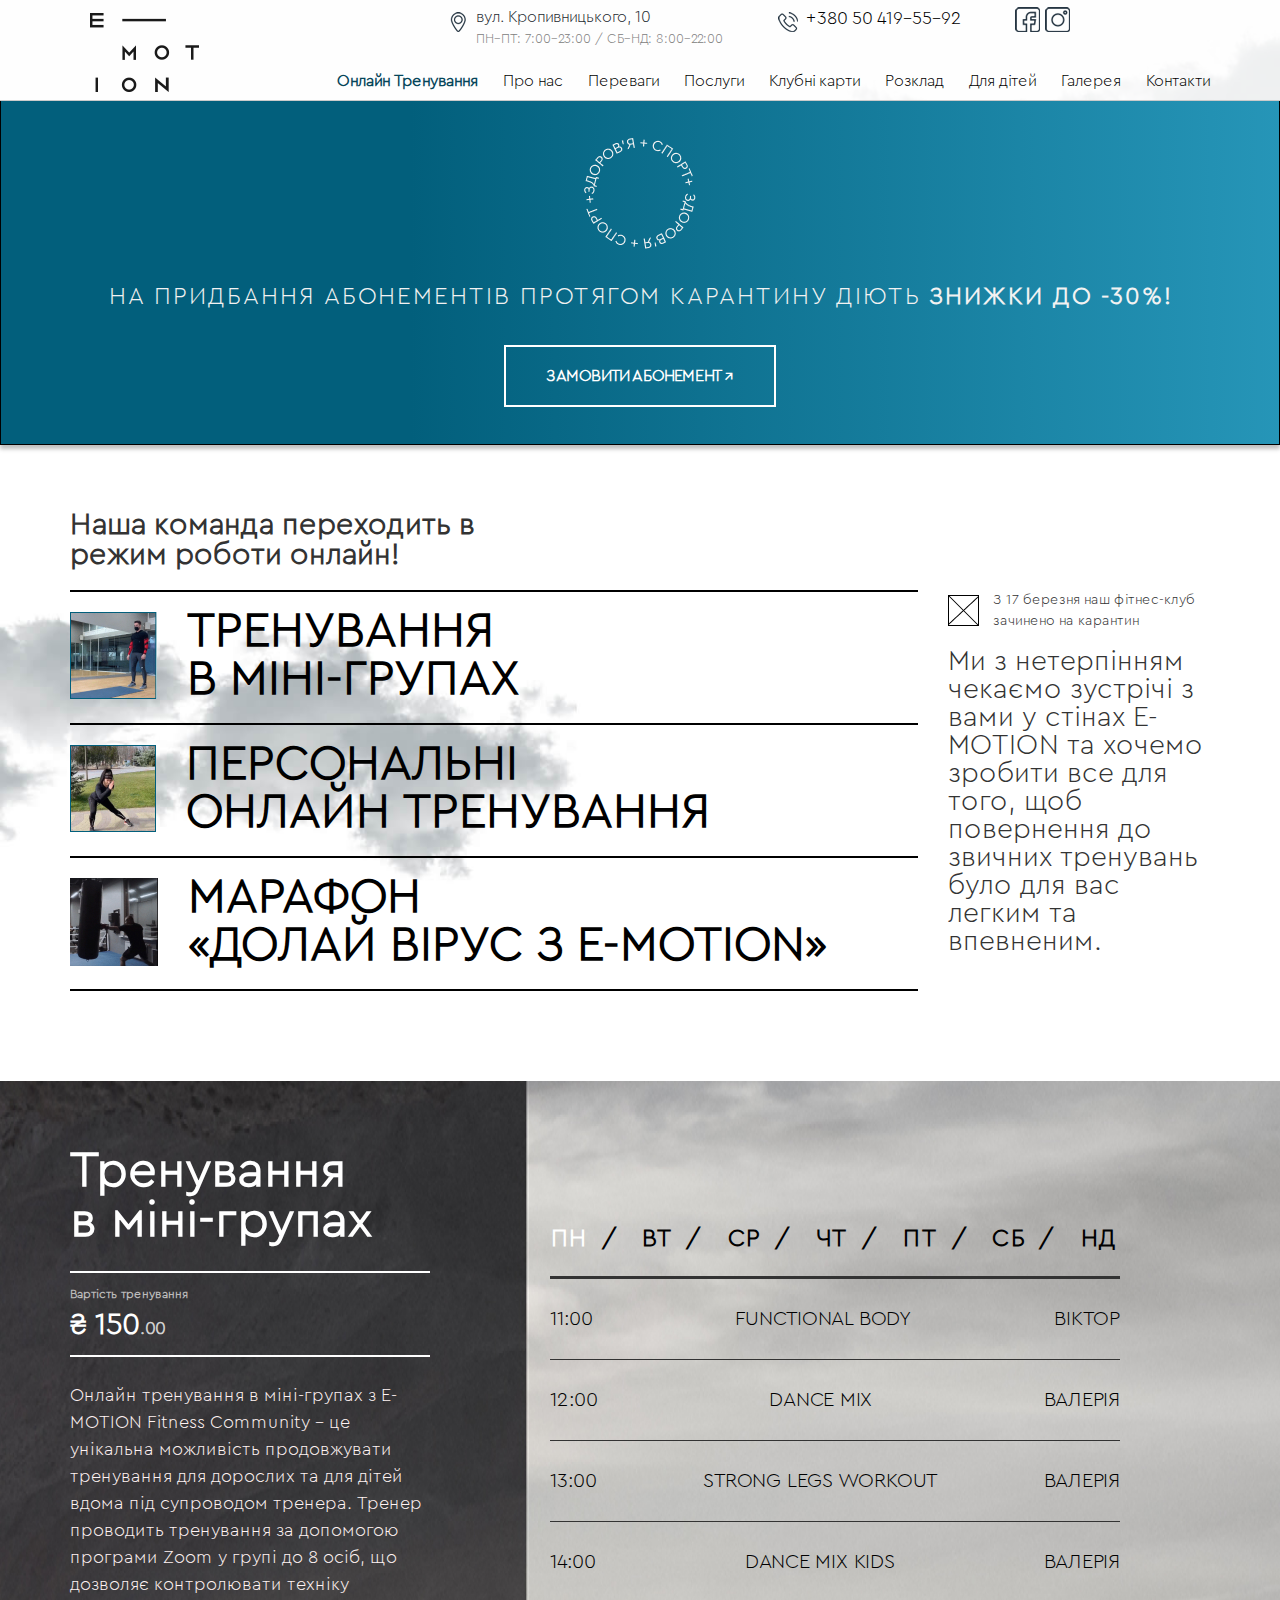
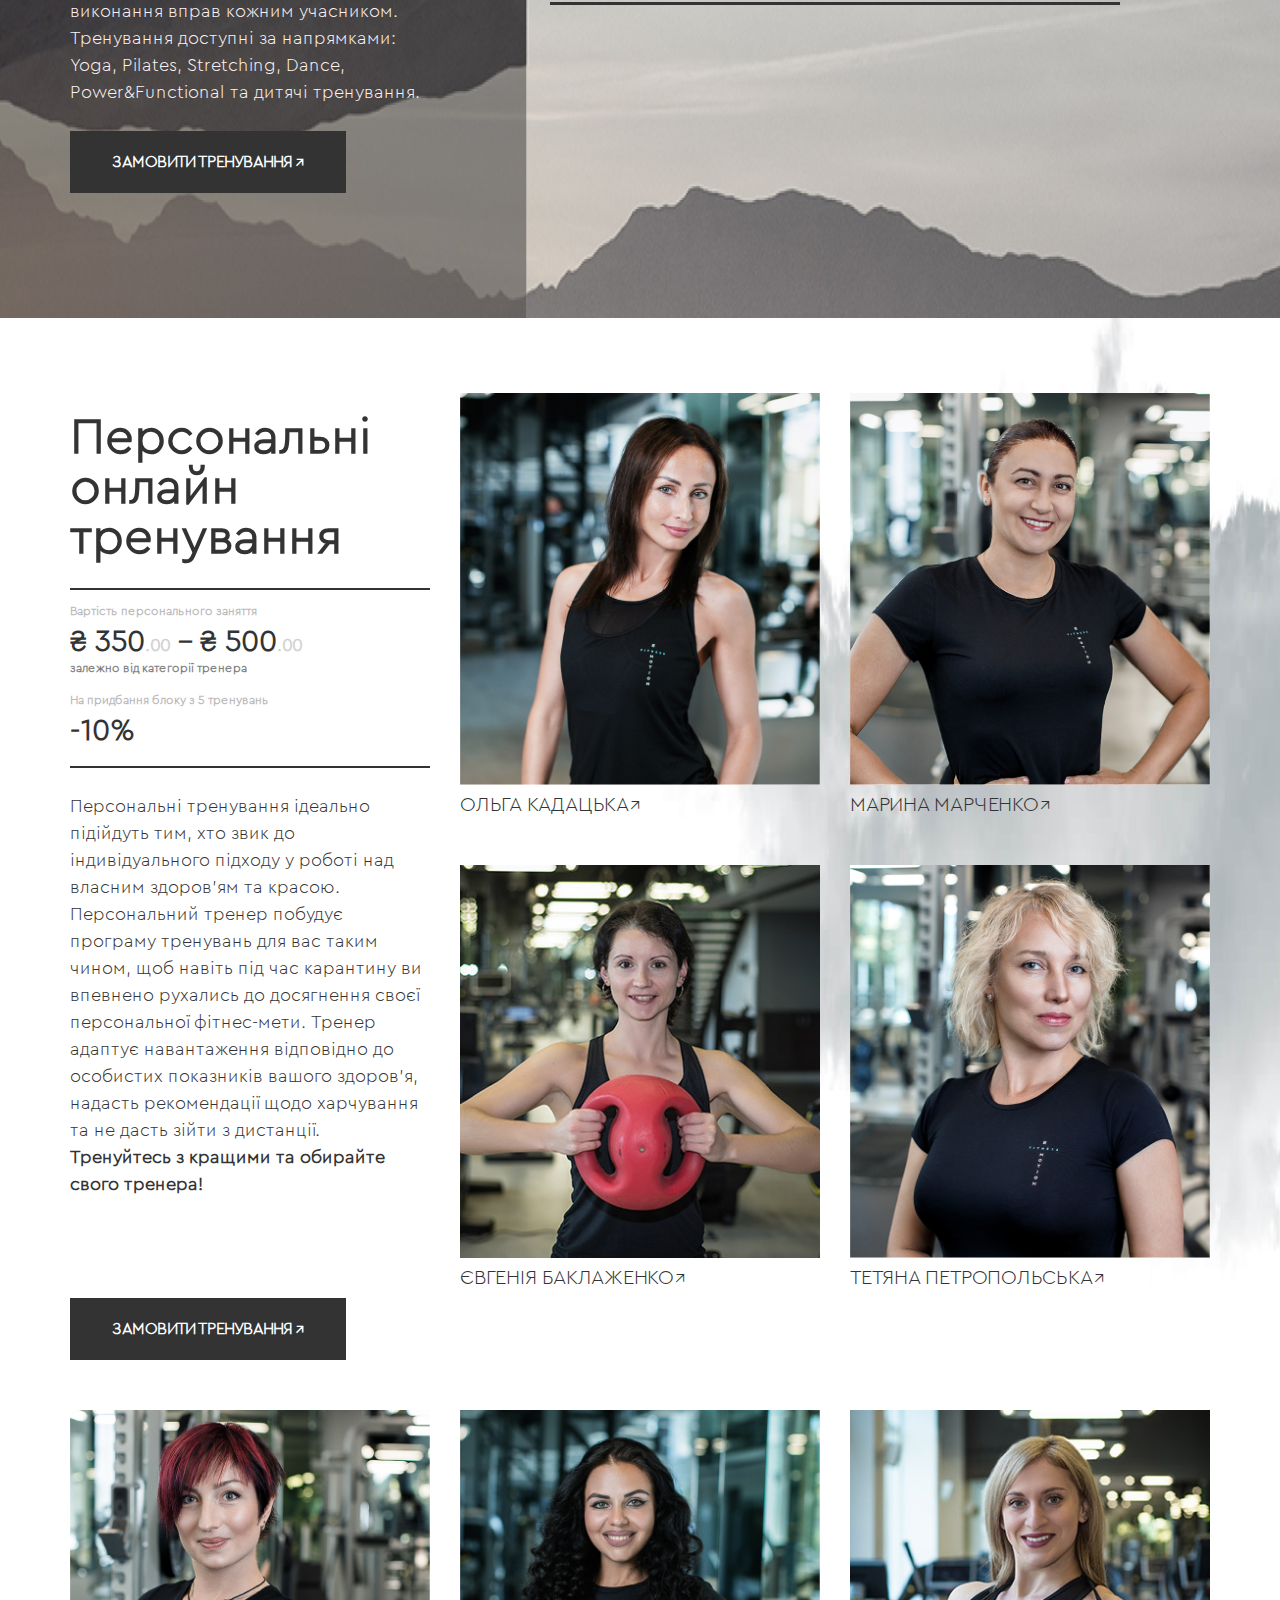
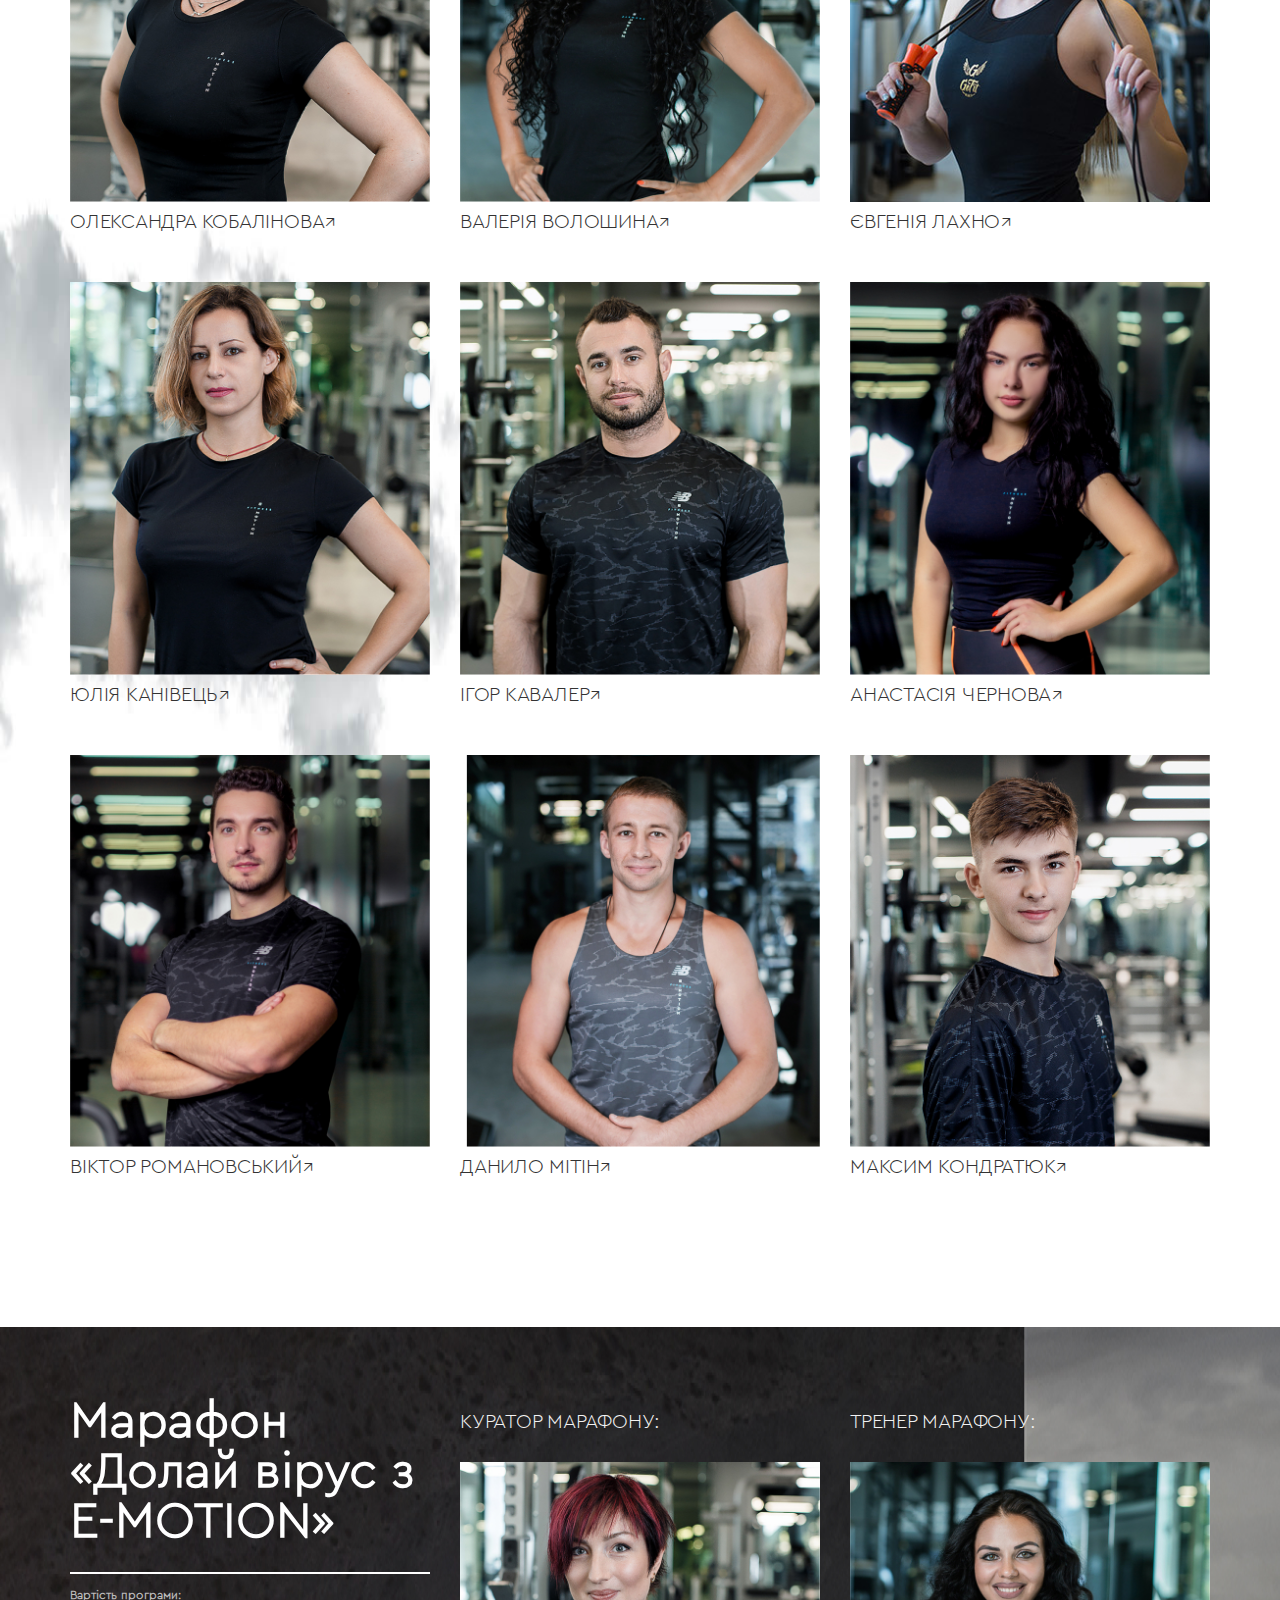
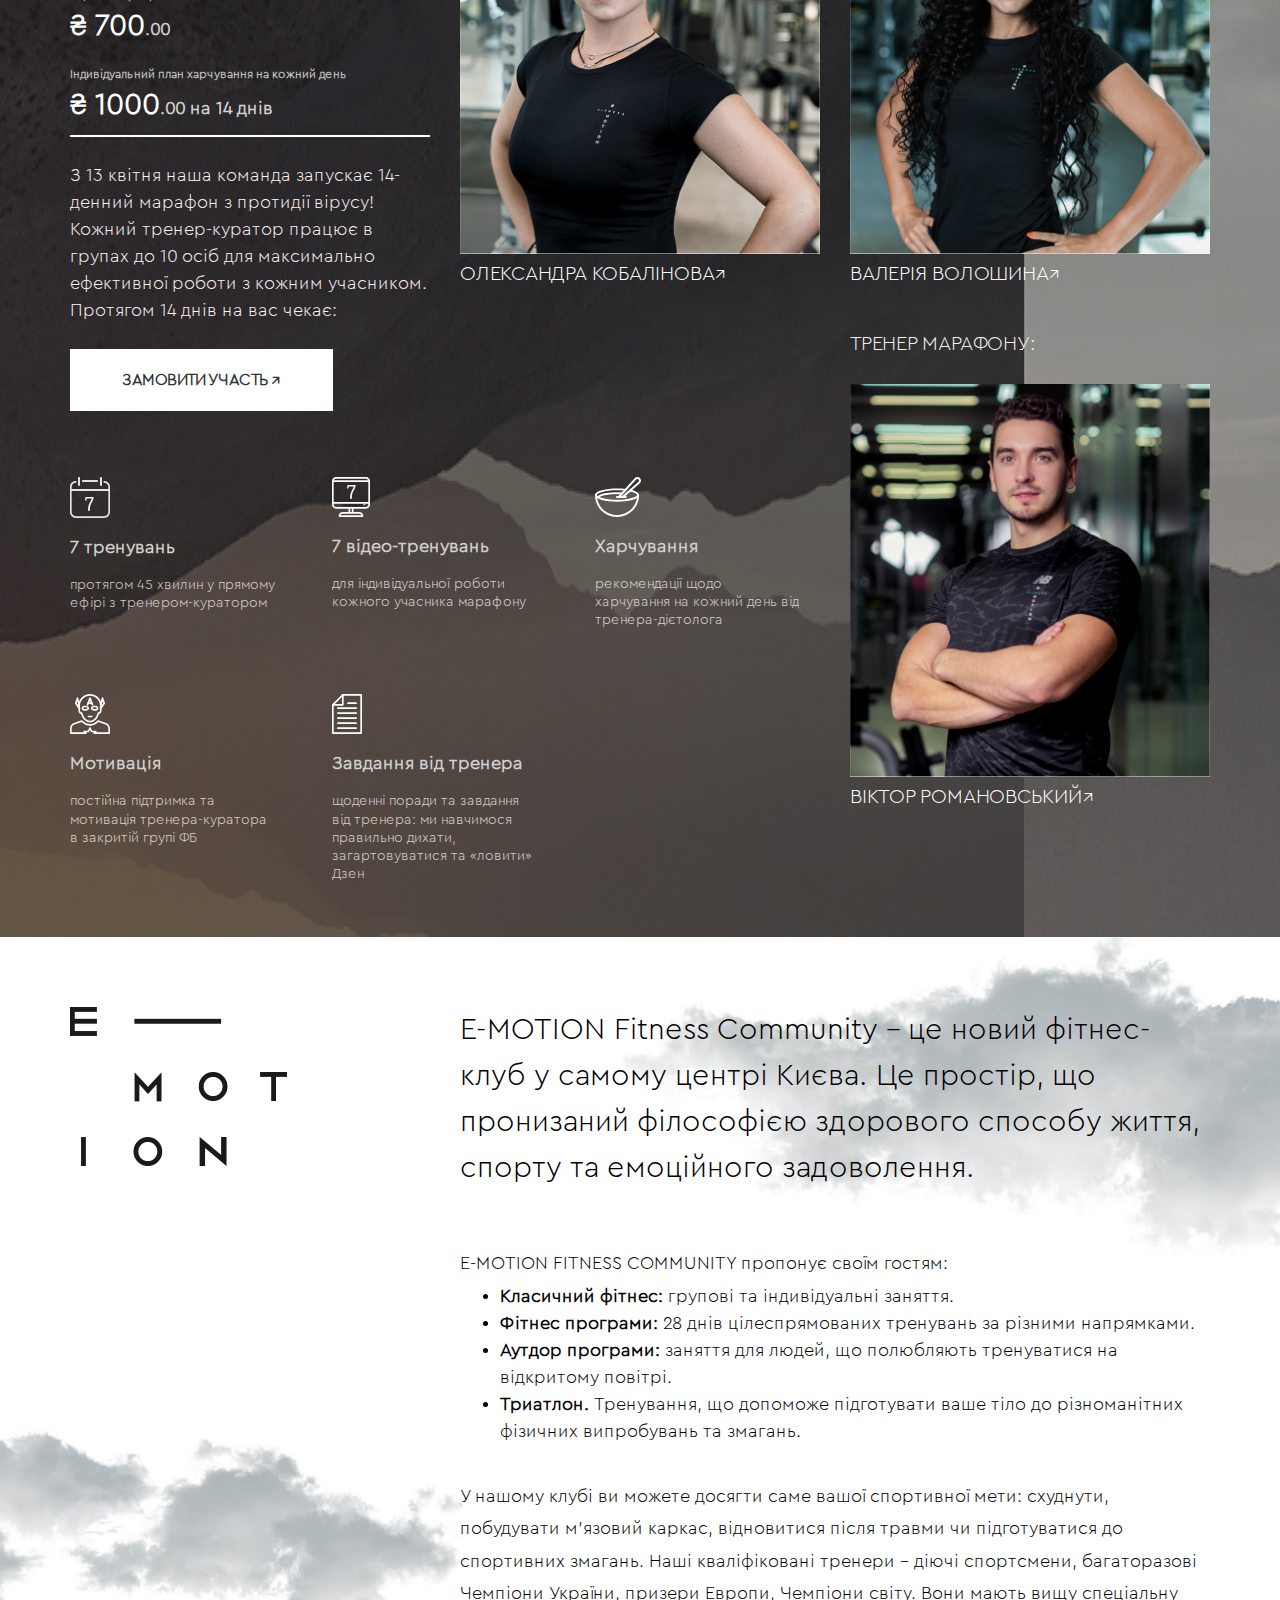
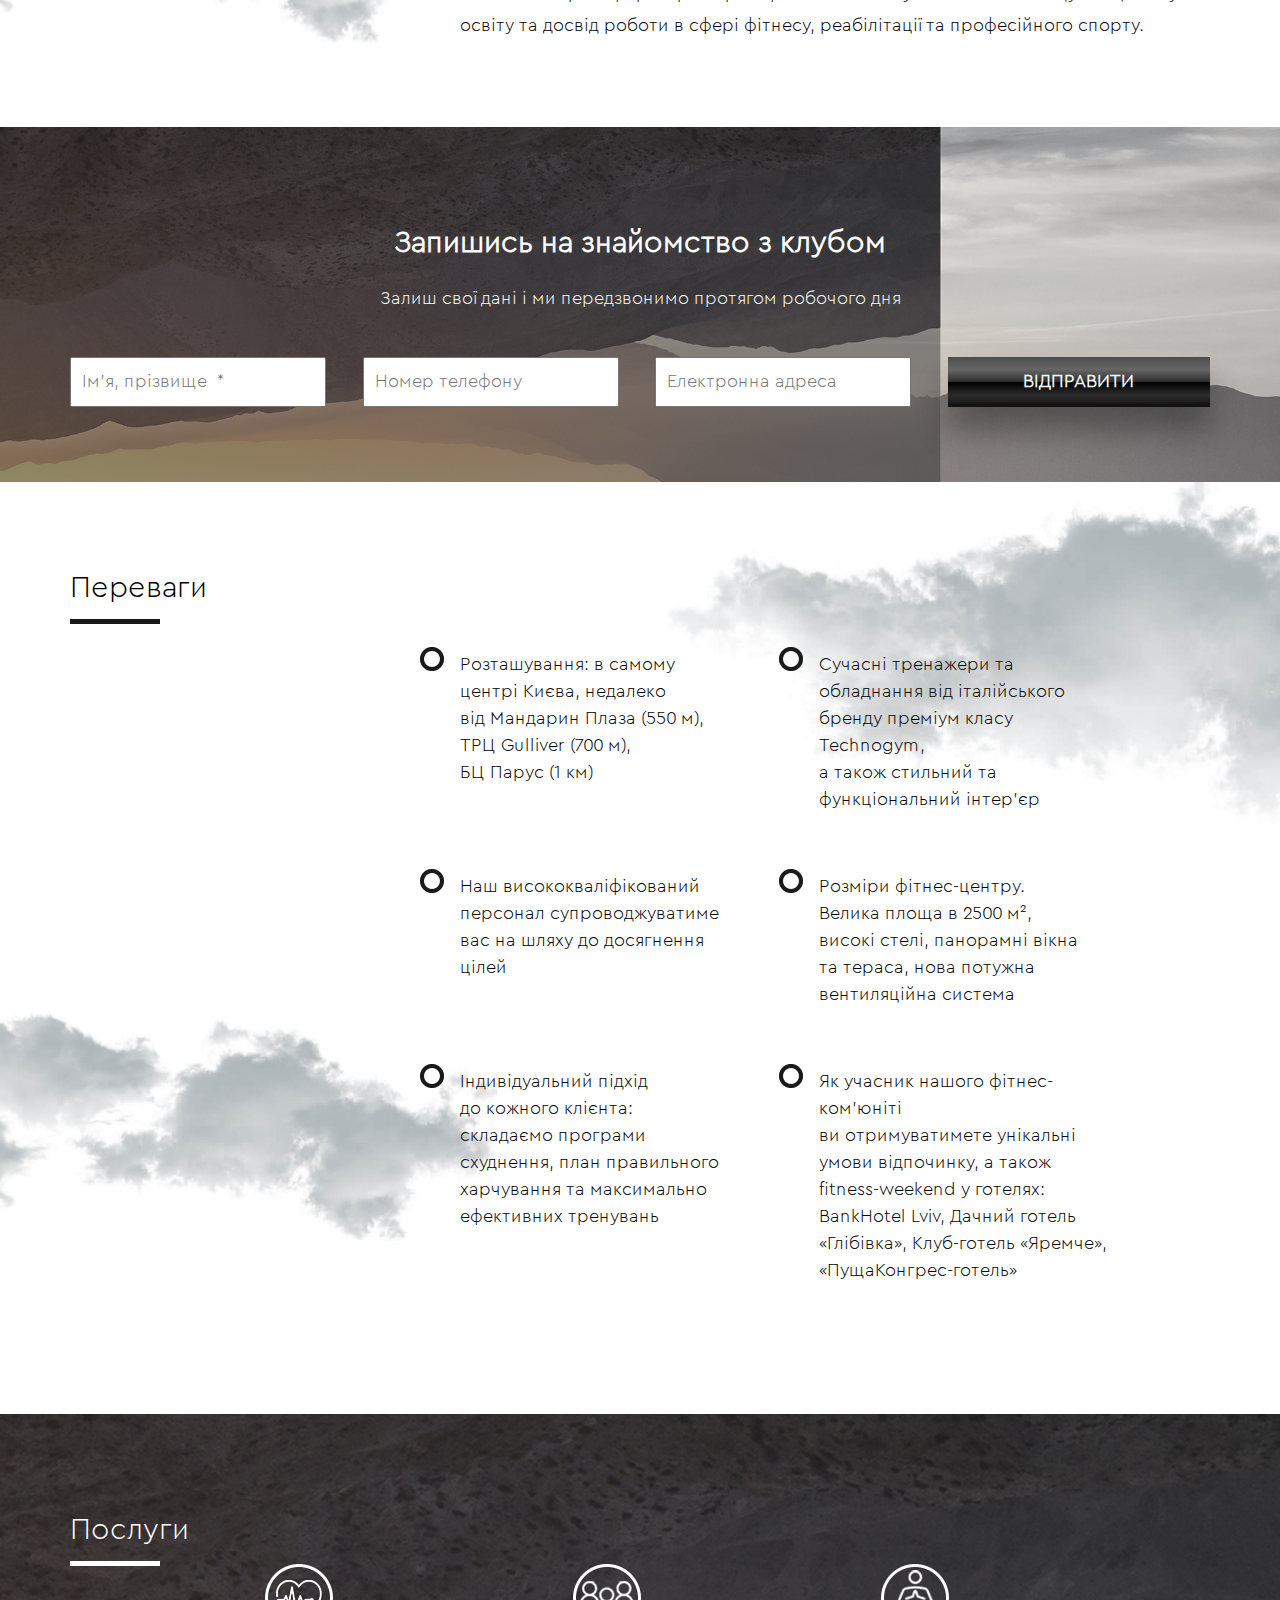
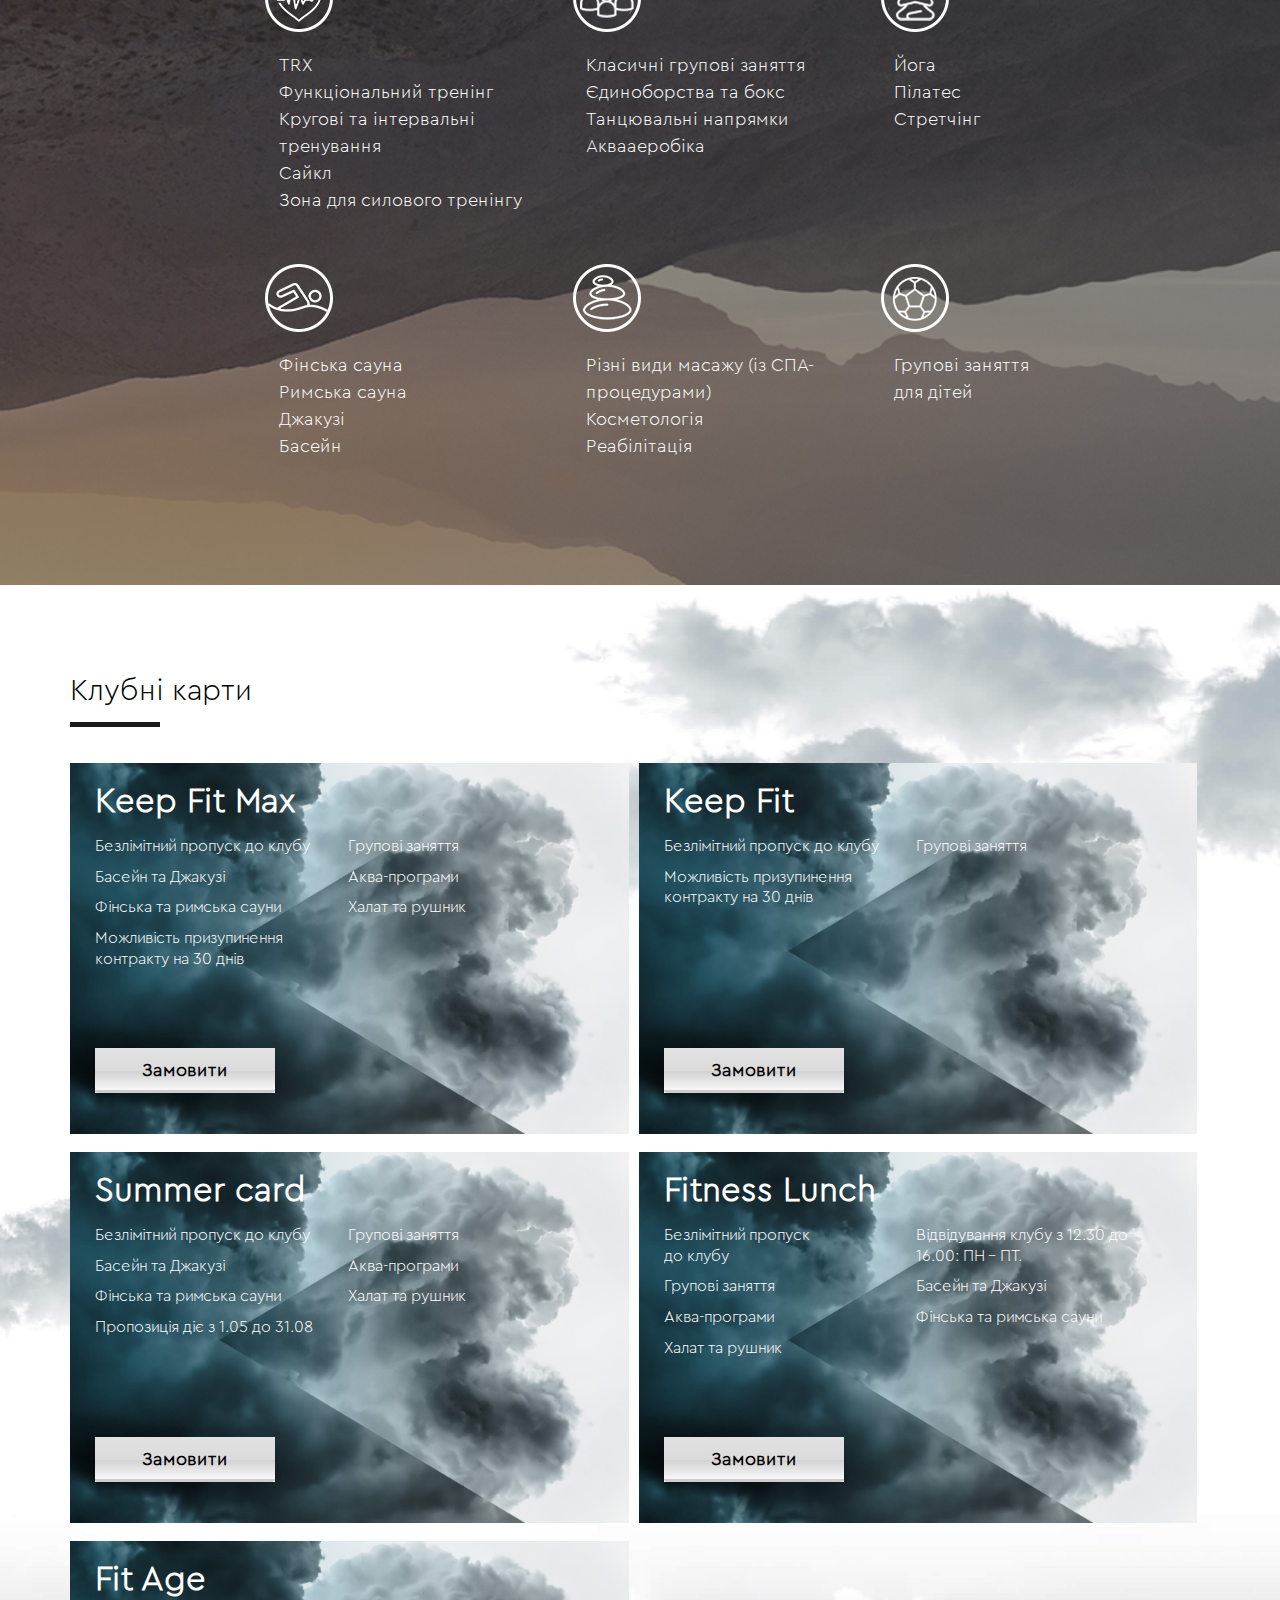
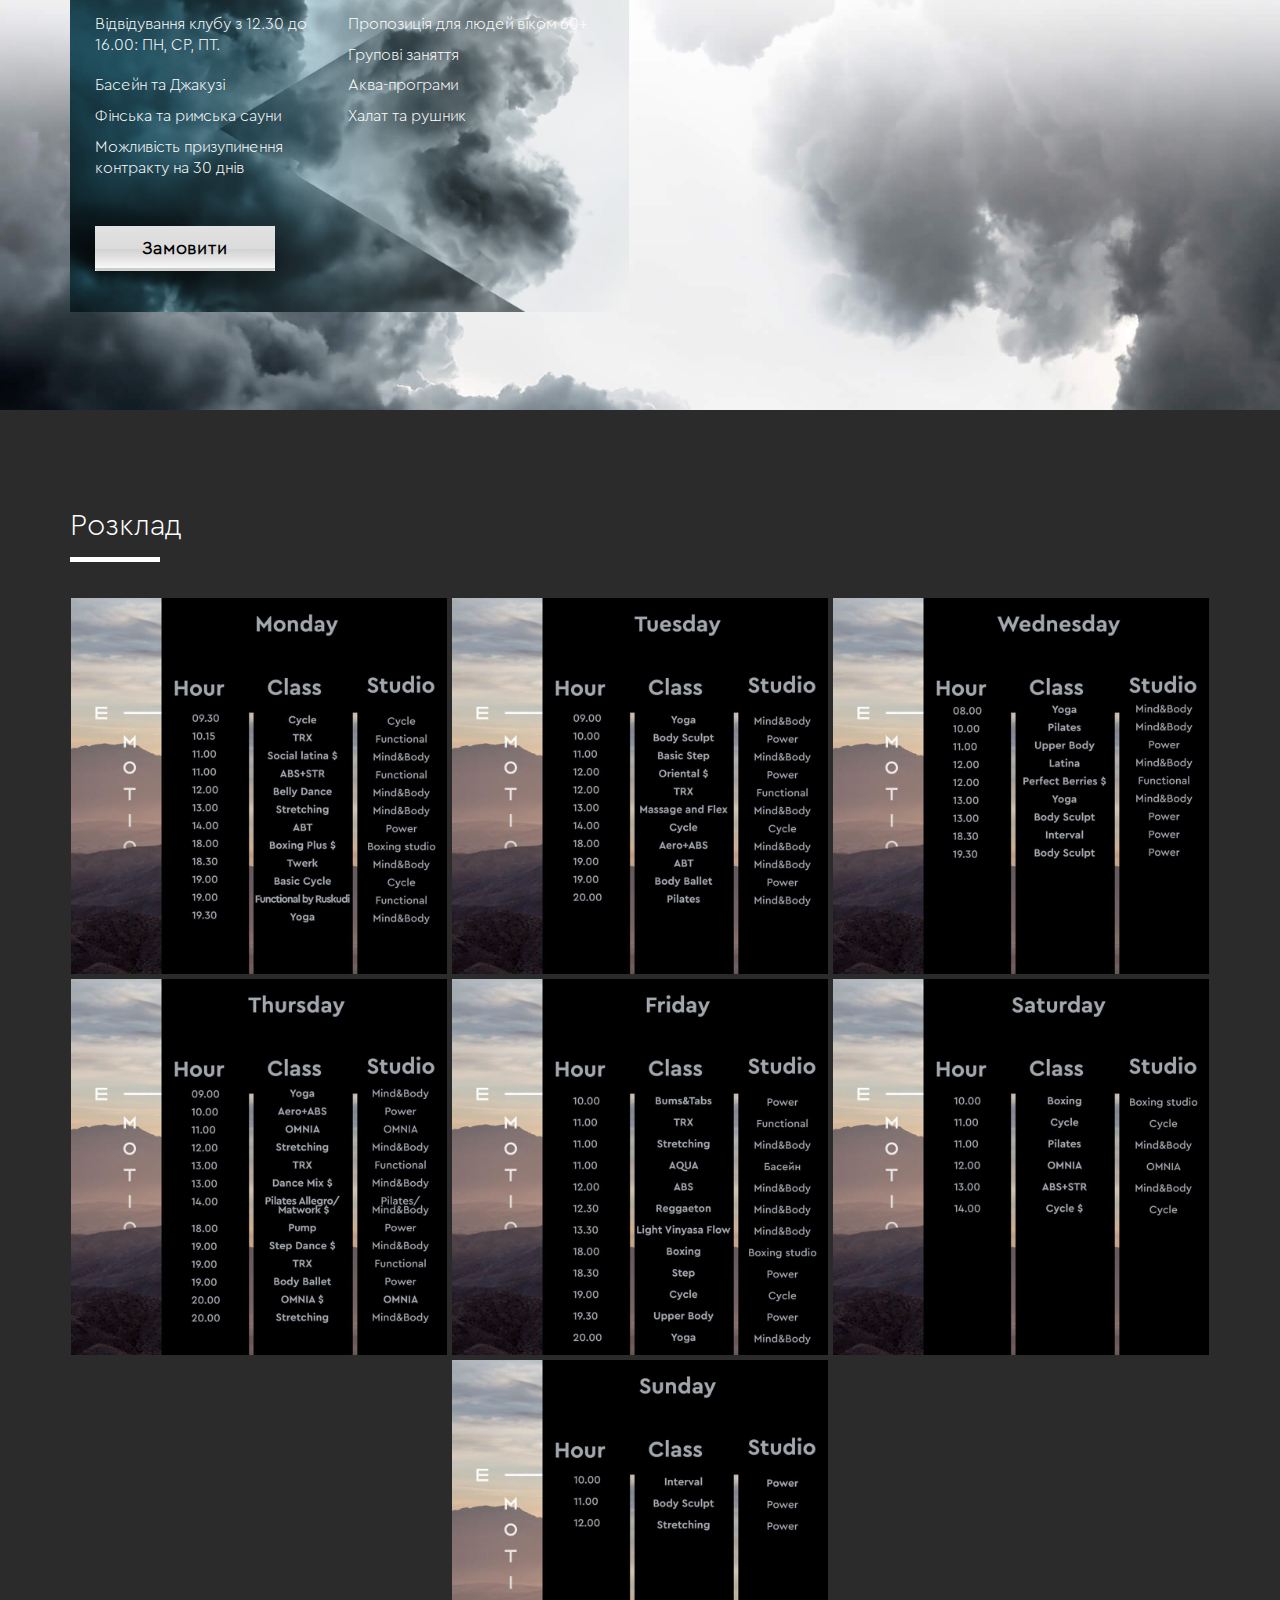
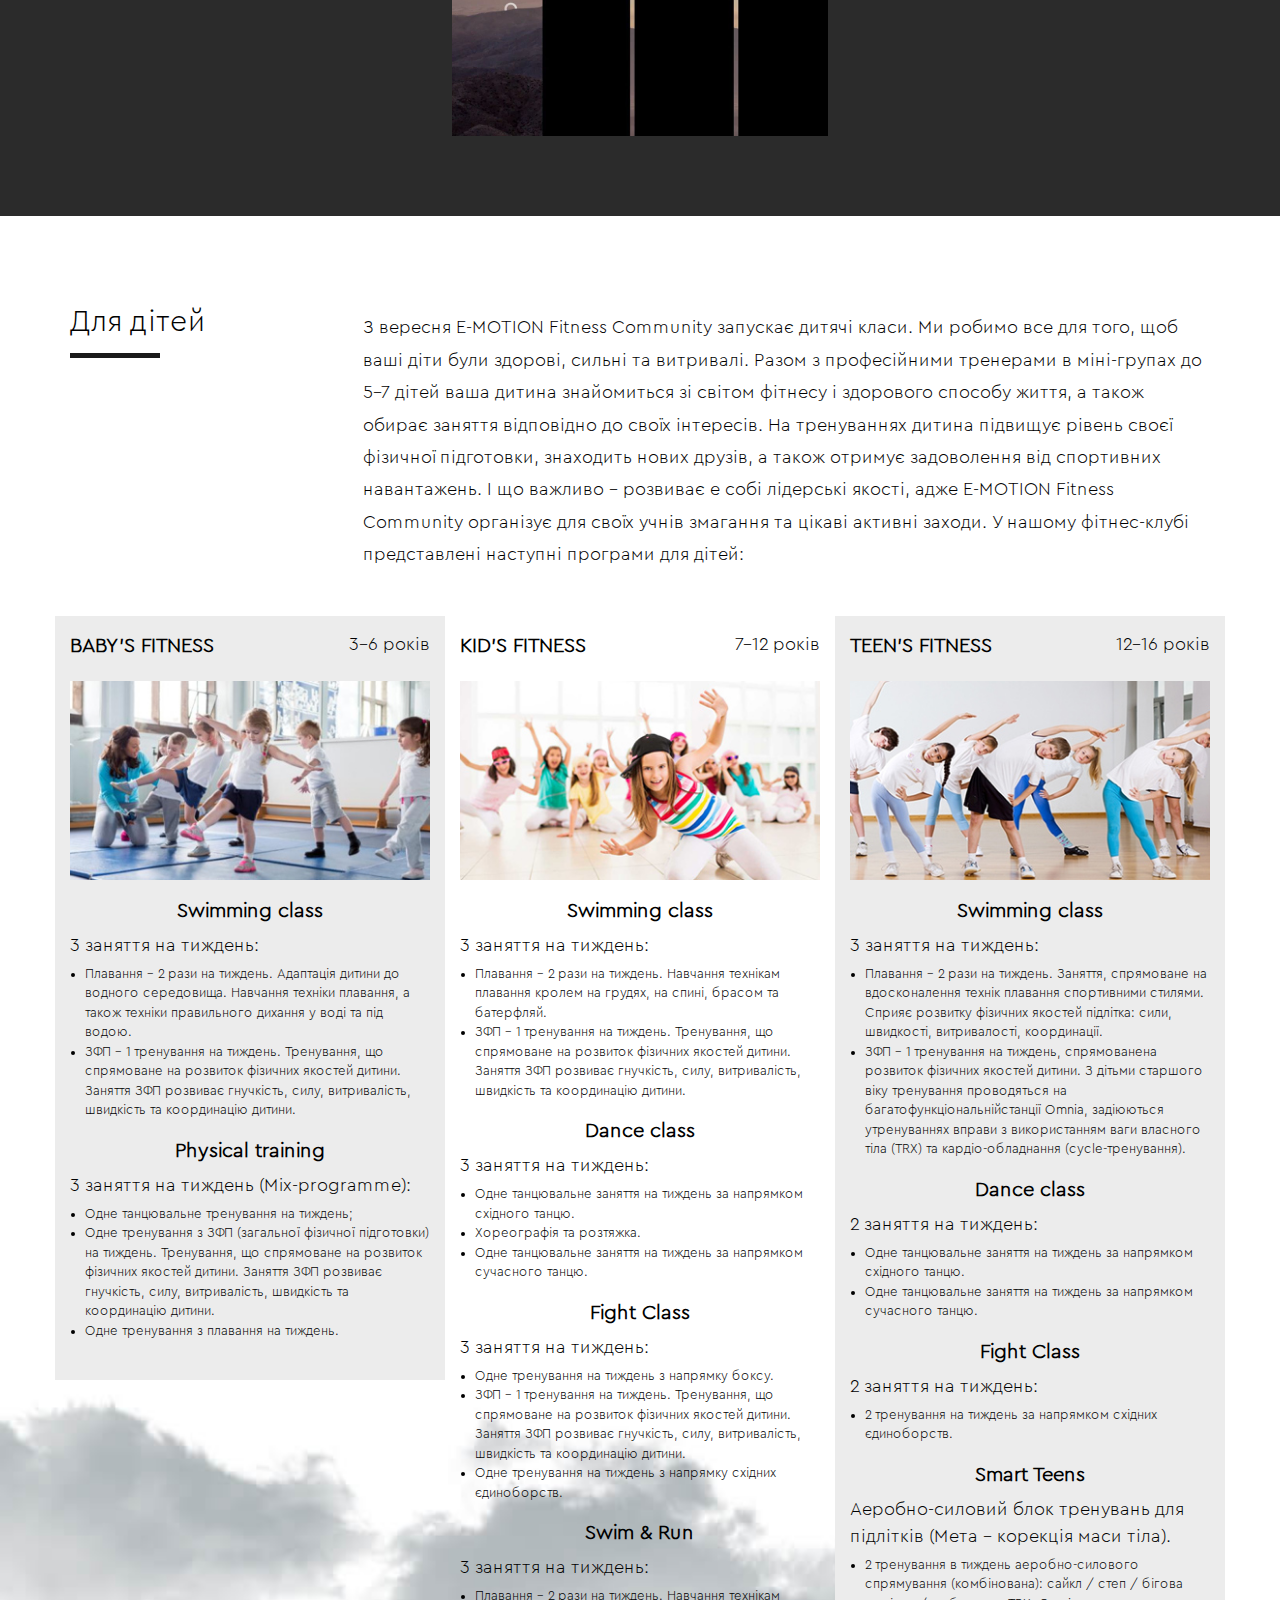
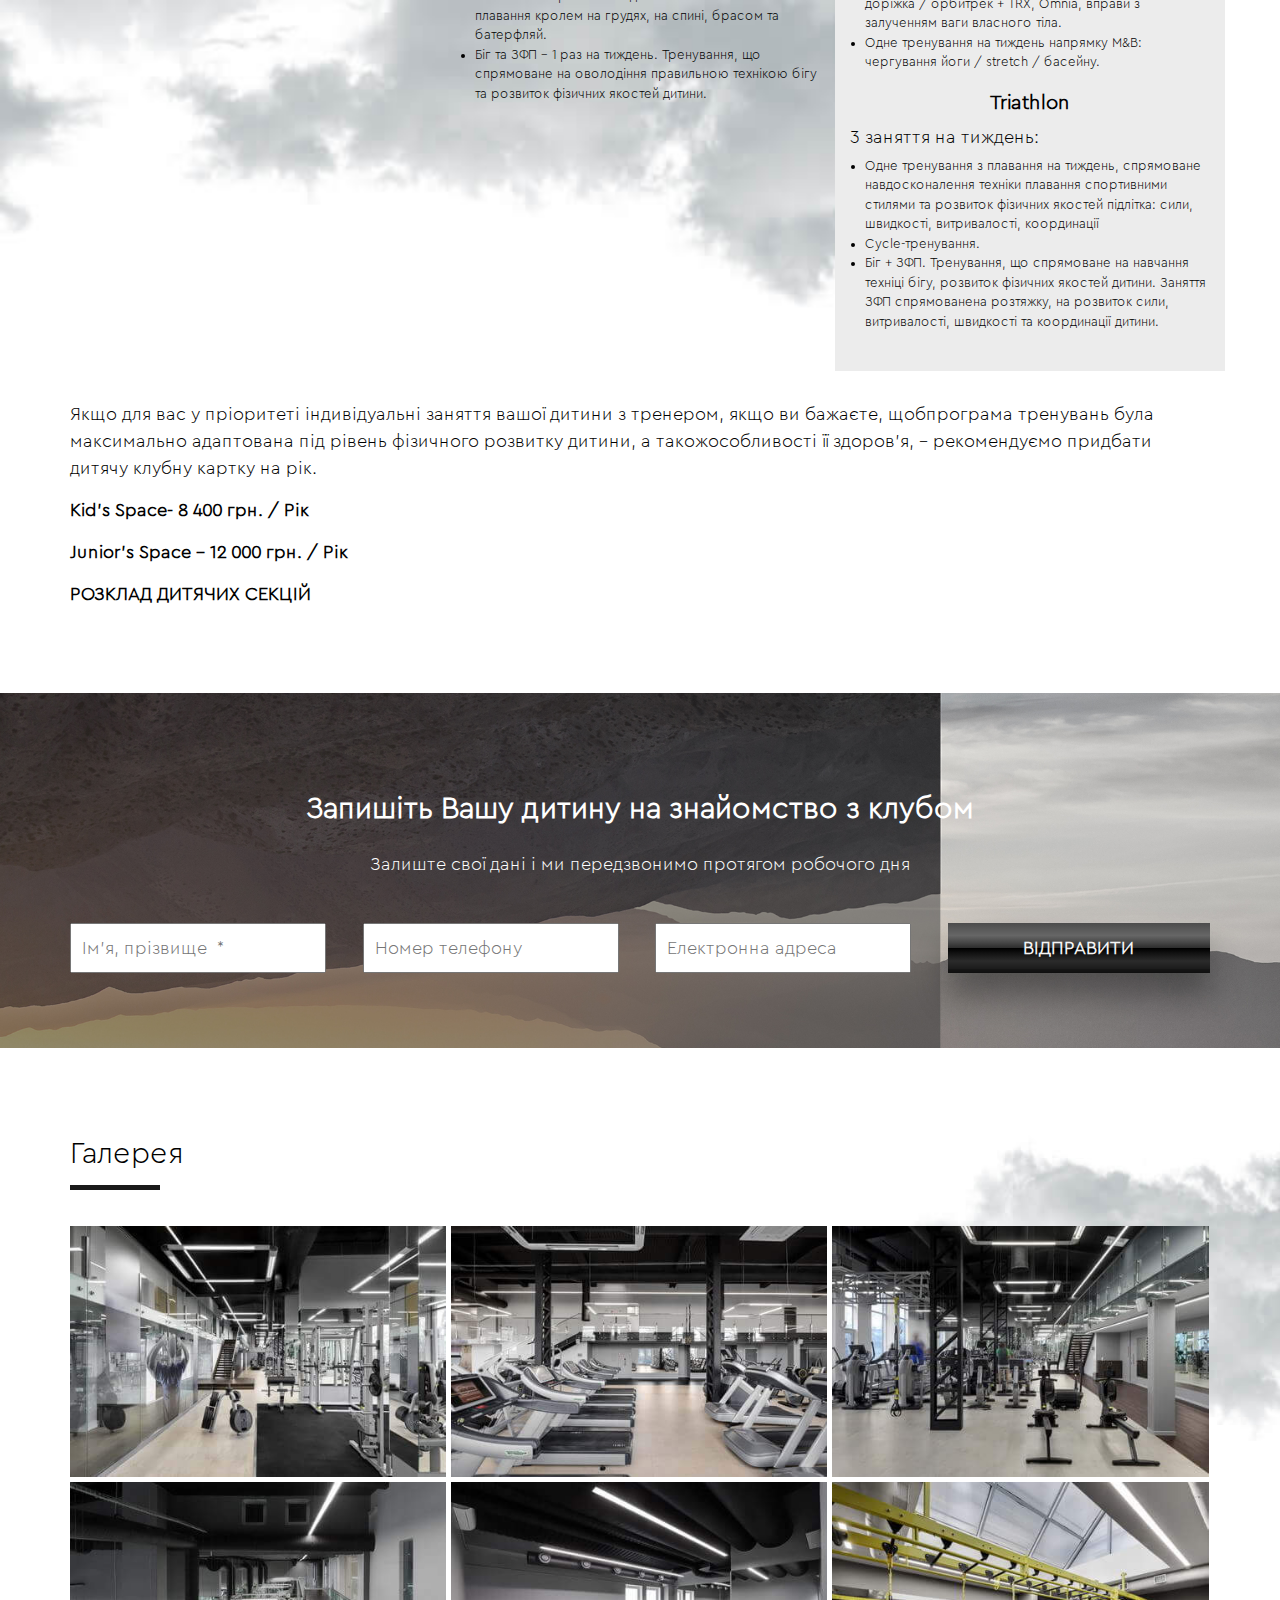
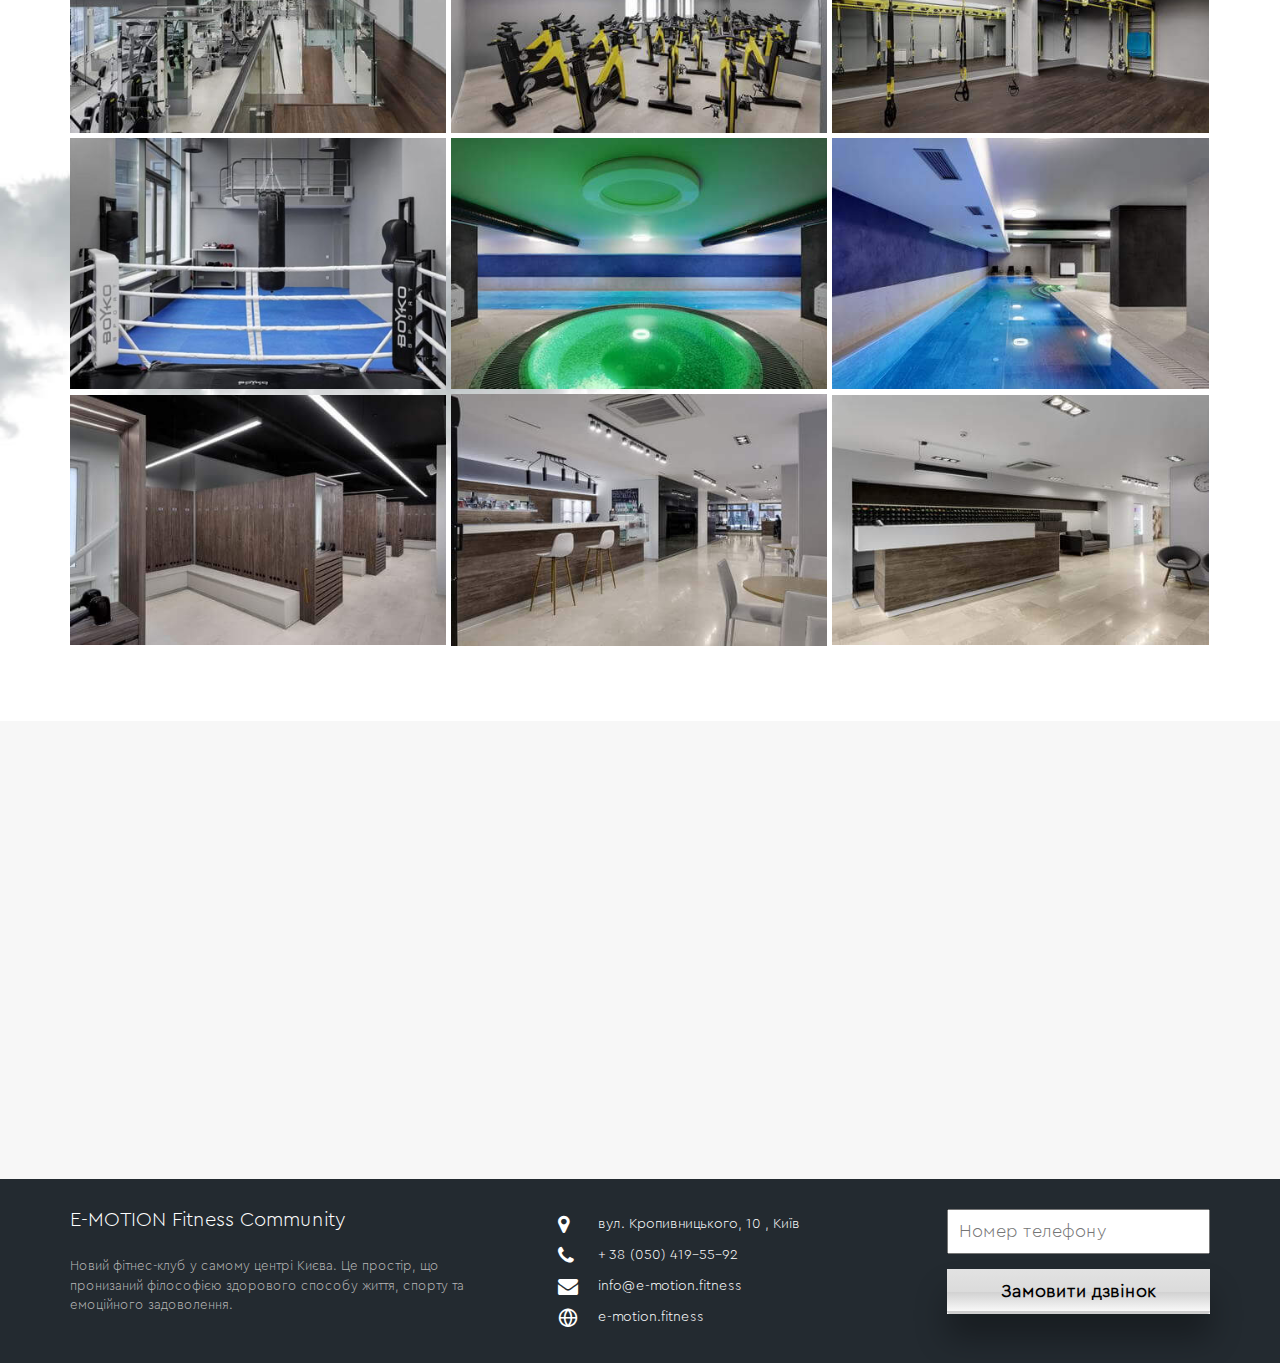
<file: index.html>
<!DOCTYPE html>
<html lang="uk">
<head>
<meta charset="utf-8">
<script src="[data-uri]"></script>
<meta http-equiv="X-UA-Compatible" content="IE=edge">
<title>E-MOTION Fitness Community - фітнес клуб преміум класу</title>
<meta name="viewport" content="width=device-width, initial-scale=1">
<meta name="description" content="Нновий фітнес-клуб у самому центрі Києва. Це простір, що пронизаний філософією здорового способу життя, спорту та емоційного задоволення." />
<meta name="keywords" content="E-MOTION Fitness Community" />
<meta name="author" content="E-MOTION Fitness Community " />
<meta property="og:title" content="E-MOTION Fitness Community"/>
<meta property="og:image" content=" "/>
<meta property="og:url" content=" "/>
<meta property="og:site_name" content="E-MOTION Fitness Community"/>
<meta property="og:description" content="E-MOTION Fitness Community"/>
<link rel="shortcut icon" href="i/favicon.ico">
 <link rel="stylesheet" href="css/animate.css">
<link rel="stylesheet" href="css/flexslider.css">
<link rel="stylesheet" href="css/icomoon.css">
<link rel="stylesheet" href="css/bootstrap.css">
<link rel="stylesheet" href="css/style.css">
<link rel="stylesheet" href="css/flaticon.css">
<link rel="stylesheet" href="css/owl.carousel.min.css">
<link rel="stylesheet" href="css/owl.theme.default.min.css">
<link rel="stylesheet" href="css/jquery.fancybox.css">
<link rel="stylesheet" href="css/magnific-popup.css">
<link rel="stylesheet" href="css/remodal.css">
<link rel="stylesheet" href="css/remodal-default-theme.css">
<script src="js/jquery.min.js"></script>
<script src="js/owl.carousel.min.js"></script>
<script src="js/modernizr-2.6.2.min.js"></script>
<meta name="google-site-verification" content="e4MC84E91KQvBKey6gB7xbtGhqapCh6eVAbLl5MZws0" />


 </head>
	<body>  

	<!-- Load Facebook SDK for JavaScript -->
<div id="fb-root"></div>


<!-- Your customer chat code -->
<div class="fb-customerchat"
  attribution=setup_tool
  page_id="683674041987823"
  theme_color="#a695c7"
  logged_in_greeting=" Є питання? Запитай у менеджера!"
  logged_out_greeting=" Є питання? Запитай у менеджера! ">
</div> 
	<div id="fh5co-header" class="bgw">
 			<a href="#" class="js-fh5co-nav-toggle fh5co-nav-toggle"><i></i></a> 
 			<div class="container ">
				<div class="row">
					<div class="col-md-12 animate-box00000">

						<div class="logo-mob hidden-md hidden-lg hidden-xl"><a href="#"><img src="i/logo.png"></a></div>

						<div class="header-line hidden-md hidden-lg hidden-xl">
							<a href="https://goo.gl/maps/j7Gmr1ankawrn2gj9"  class="header-address">
								<span class="header-address-info">вул. Кропивницького, 10 </span>
								<span class="header-address-hours">ПН–ПТ: 7–23 // СБ–НД: 8–22 </span> 
							</a>
							<a onClick="gtag('event', 'call', { 'event_category': 'number', 'event_action': 'click', 'event_label': '0504195587'});"  href="tel:+380504195592" class="header-phone">
								<span >+380 50 419-55-92</span> 
							</a>
						</div>


						<div class="header-line hidden-xs hidden-sm">

							<div  class="header-lang">
								

							</div>

							<a href="https://goo.gl/maps/j7Gmr1ankawrn2gj9" target="blank"  class="header-address">
								<span class="header-address-info">вул. Кропивницького, 10 </span>
								<span class="header-address-hours">ПН–ПТ: 7:00–23:00 / СБ–НД: 8:00–22:00 </span>
							</a>
							<div  class="header-phone">
 
							<a onClick="gtag('event', 'call', { 'event_category': 'number', 'event_action': 'click', 'event_label': '0504195587'});"  href="tel:+380504195592" >
								<span >+380 50 419-55-92</span> 
							</a>
							</div>
							
							<a   href="https://www.facebook.com/emotion.fitnesscommunity" >
								<span><img src="i/002-facebook.png"></span>
							</a>
							<a  href="https://www.instagram.com/emotion.fc" class="header-insta">
								<span><img src="i/001-instagram.png"></span>
							</a>	
						</div>
						<nav id="fh5co-main-nav">
							<ul>
								<li class="tar0  hidden-xs hidden-sm"><a href="#" data-nav-section="home"><img src="i/logo.png"></a></li>
								<li><a href="#" class="acolor" data-nav-section="online">Онлайн Тренування</a></li>
								<li><a href="#" data-nav-section="about">Про нас</a></li>
								<li><a href="#" data-nav-section="perevagi">Переваги</a></li>
								<li><a href="#" data-nav-section="poslugi">Послуги</a></li>
								<li><a href="#" data-nav-section="klubni-kartki">Клубні карти</a></li>	
								<li><a href="#" data-nav-section="rozklad">Розклад</a></li>
								<li><a href="#" data-nav-section="dlya-ditei">Для дітей</a></li>
								<li><a href="#" data-nav-section="galery">Галерея</a></li>
								<li><a href="#" data-nav-section="contact">Контакти</a></li>
								<li  class="hidden-md hidden-lg hidden-xl"><b><a href="index.html">ua</a></b> | <a href="ru/index.html">ru</a> | <a href="en/index.html">en</a></li>
			 					</ul>
						</nav>
					</div>
				</div>
			</div>
 	</div>

	<div id="fh5co-main">
 




	<!-- page covid-19 -->
	<div class="c-wrapper"  data-section="online">
		<div class="top-overlay">

			<!-- top-banner -->
			<div class="c-top-banner">
				<div class="container-fluid">
					<div class="row c-top-flex">
						<div class="hidden-xs">
							<img src="i/top-img-1.png" alt="" class="img-fluid">
						</div>
						<div class="text-uppercase text-center c-top-banner-title">На придбання абонементів протягом карантину діють
							<b>знижки до -30%!</b>
						</div>
						<div>
							<a href="#modal" class="c-btn">ЗАМОВИТИ АБОНЕМЕНТ &#8599;</a>
						</div>
					</div>
				</div>
			</div><!-- end top-banner -->

			<!-- online mode -->
			<div class="c-online">
				<div class="container">
					<div class="row">
						<div class="col-xs-12 col-md-8 col-lg-9">
							<div class="c-online-list">
								<div class="c-online-item">
									<p>Наша команда переходить в<br /> режим роботи онлайн!</p>
								</div>
								<div class="c-online-item">
									<div class="media">
										<div class="media-left">
											<a href="#">
												<img class="media-object" src="i/online-1.jpg" alt="">
											</a>
										</div>
										<div class="media-body">
											<h4 class="media-heading">Тренування<br /> в міні-групах</h4>
										</div>
									</div>
								</div>
								<div class="c-online-item">
									<div class="media">
										<div class="media-left">
											<a href="#">
												<img class="media-object" src="i/online-2.jpg" alt="">
											</a>
										</div>
										<div class="media-body">
											<h4 class="media-heading">Персональні<br /> онлайн тренування</h4>
										</div>
									</div>
								</div>
								<div class="c-online-item">
									<div class="media">
										<div class="media-left">
											<a href="#">
												<img class="media-object" src="i/online-3.jpg" alt="">
											</a>
										</div>
										<div class="media-body">
											<h4 class="media-heading">Марафон<br /> «Долай вірус з E-MOTION»</h4>
										</div>
									</div>
								</div>
							</div>
						</div>
						<div class="col-xs-12 col-md-4 col-lg-3">
							<div class="carantin">
								<div class="club-closed">З 17 березня наш фітнес-клуб зачинено на карантин</div>
								<div class="caramtin-text">
									Ми з нетерпінням чекаємо зустрічі з вами у стінах E-MOTION та хочемо зробити все для того, щоб повернення до звичних тренувань було для вас легким та впевненим.
								</div>
							</div>
						</div>
					</div>
				</div>
			</div>
		</div>
	</div><!-- end online mode -->

	<!-- mini group -->
	<div class="c-mini-group">
		<div class="container">
			<div class="row">
				<div class="col-xs-12 col-md-4">
					<div class="c-group-desc">
						<h2 class="c-group-title">Тренування<br /> в міні-групах</h2>
						<div class="c-group-price">
							<span>Вартість тренування</span>
							<div class="c-price-num">₴ 150<span>.00</span></div>
						</div>
						<div class="c-group-text">
							Онлайн тренування в міні-групах з E-MOTION Fitness Community – це унікальна можливість продовжувати тренування для дорослих та для дітей вдома під супроводом тренера. Тренер проводить тренування за допомогою програми Zoom у групі до 8 осіб, що дозволяє контролювати техніку виконання вправ кожним учасником. Тренування доступні за напрямками: Yoga, Pilates, Stretching, Dance, Power&Functional та дитячі тренування. 

						</div>
						<a href="#modal-online" class="c-btn brown">ЗАМОВИТИ ТРЕНУВАННЯ &#8599;</a>
					</div>
				</div>
				<div class="col-xs-12 col-md-8">
					<div class="timetable">
						<!-- Nav tabs -->
						<ul class="nav nav-tabs" role="tablist">
							<li class="active"><a href="#Mon" aria-controls="Mon" role="tab" data-toggle="tab">ПН</a></li>
							<li><a href="#Tue" aria-controls="Tue" role="tab" data-toggle="tab">ВТ</a></li>
							<li><a href="#Wed" aria-controls="Wed" role="tab" data-toggle="tab">СР</a></li>
							<li><a href="#Thu" aria-controls="Thu" role="tab" data-toggle="tab">ЧТ</a></li>
							<li><a href="#Fri" aria-controls="Fri" role="tab" data-toggle="tab">ПТ</a></li>
							<li><a href="#Sat" aria-controls="Sat" role="tab" data-toggle="tab">СБ</a></li>
							<li><a href="#Sun" aria-controls="Sun" role="tab" data-toggle="tab">НД</a></li>
						</ul>
						<!-- Tab panes -->
						<div class="tab-content">
							<div class="tab-pane active" id="Mon">
								<div class="timetable-day">
									<div class="timetable-day-row">
										<span>11:00</span>
										<span>Functional Body</span>
										<span>Віктор</span>
									</div>
									<div class="timetable-day-row">
										<span>12:00</span>
										<span>Dance Mix</span>
										<span>Валерія</span>
									</div>
									<div class="timetable-day-row">
										<span>13:00</span>
										<span>Strong Legs Workout</span>
										<span>Валерія</span>
									</div>
									<div class="timetable-day-row">
										<span>14:00</span>
										<span>Dance Mix Kids</span>
										<span>Валерія</span>
									</div>
								</div>
							</div>
							<div class="tab-pane" id="Tue">
								<div class="timetable-day">
									<div class="timetable-day-row">
										<span>10:15</span>
										<span>Yoga </span>
										<span>Ольга</span>
									</div>
									<div class="timetable-day-row">
										<span>11:00</span>
										<span>Stretching </span>
										<span>Ольга</span>
									</div>
									<div class="timetable-day-row">
										<span>12:00</span>
										<span>Core  training</span>
										<span>Віктор</span>
									</div>
								</div>
							</div>
							<div class="tab-pane" id="Wed">
								<div class="timetable-day">
									<div class="timetable-day-row">
										<span>10:00</span>
										<span>Pilates</span>
										<span>Марина</span>
									</div>
									<div class="timetable-day-row">
										<span>11:30</span>
										<span>Tabata</span>
										<span>Євгенія</span>
									</div>
									<div class="timetable-day-row">
										<span>12:00</span>
										<span>Latina</span>
										<span>Тетяна</span>
									</div>
									<div class="timetable-day-row">
										<span>13:00</span>
										<span>TABS</span>
										<span>Валерія</span>
									</div>
								</div>
							</div>
							<div class="tab-pane" id="Thu">
								<div class="timetable-day">
									<div class="timetable-day-row">
										<span>10:15</span>
										<span>Yoga </span>
										<span>Ольга</span>
									</div>
									<div class="timetable-day-row">
										<span>11:00</span>
										<span>Circuit training</span>
										<span>Віктор </span>
									</div>
									<div class="timetable-day-row">
										<span>12:00</span>
										<span>Stretching </span>
										<span>Віктор</span>
									</div>

									<div class="timetable-day-row">
										<span>13:00</span>
										<span>Kids training</span>
										<span>Віктор</span>
									</div>
								</div>
							</div>
							<div class="tab-pane" id="Fri">
								<div class="timetable-day">
									<div class="timetable-day-row">
										<span>10:00</span>
										<span>Pilates</span>
										<span>Марина</span>
									</div>
									<div class="timetable-day-row">
										<span>11:00</span>
										<span>Bums and Tabs</span>
										<span>Євгенія</span>
									</div>
									<div class="timetable-day-row">
										<span>12:00</span>
										<span>Extreme burning</span>
										<span>Євгенія</span>
									</div>
								</div>
							</div>
							<div class="tab-pane" id="Sat">
								<div class="timetable-day">
									<div class="timetable-day-row">
										<span>11:00</span>
										<span>Pilates</span>
										<span>Марина</span>
									</div>
									<div class="timetable-day-row">
										<span>12:00</span>
										<span>Belly dance</span>
										<span>Валерія</span>
									</div>
									<div class="timetable-day-row">
										<span>13:00</span>
										<span>stretching</span>
										<span>Валерія</span>
									</div>
									<div class="timetable-day-row">
										<span>14:00</span>
										<span>Boxing </span>
										<span>Данило</span>
									</div>
									<div class="timetable-day-row">
										<span>15:00</span>
										<span>Kids boxing </span>
										<span>Данило</span>
									</div>
								</div>
							</div>
							<div class="tab-pane" id="Sun">								
								<div class="timetable-day">
									<div class="timetable-day-row">
										<span>12:00</span>
										<span>Yoga</span>
										<span>Ольга</span>
									</div>
								</div>
							</div>
						</div>

					</div>
				</div>
			</div>
		</div>
	</div><!-- end mini group -->


	<!-- personal training -->
	<div class="c-personal">
		<div class="container">
			<div class="row">
				<div class="col-xs-12 col-md-4">
					<div class="c-group-desc">
						<h2 class="c-group-title">Персональні онлайн тренування</h2>
						<div class="c-group-price">
							<span>Вартість персонального заняття</span>
							<div class="c-price-num">₴ 350<span>.00</span> - ₴ 500<span>.00</span></div>
							<span class="c-ps">залежно від категорії тренера</span>
							<span>На придбання блоку з 5 тренувань</span>
							<div class="c-price-num">-10%</div>
						</div>
						<div class="c-group-text">
							Персональні тренування ідеально підійдуть тим, хто звик до індивідуального підходу у роботі над власним здоров’ям та красою. Персональний тренер побудує програму тренувань для вас таким чином, щоб навіть під час карантину ви впевнено рухались до досягнення своєї персональної фітнес-мети. Тренер адаптує навантаження відповідно до особистих показників вашого здоров’я, надасть рекомендації щодо харчування та не дасть зійти з дистанції.</br><strong>Тренуйтесь з кращими та обирайте свого тренера!</strong>

						</div>
						<a href="#modal-online2" class="c-btn brown">ЗАМОВИТИ ТРЕНУВАННЯ &#8599;</a>
					</div>
				</div>
				<div class="col-xs-12 col-md-8">
					<div class="row">
						<div class="col-xs-12 col-sm-6"><!-- trener card-->
							<div class="c-trener-card">
								<div class="c-trener-desc">
									<img src="i/photo-trener/Olga_Kadacka.jpg" alt="Ольга Кадацька" class="img-responsive">
									<div class="c-trener-desc-over">
										<span class="c-trener-career">НУФВСУ (фізична реабілітація). Володарка Міжнародного сертифікату IYF, USA YOGA Alliance та міжнародного сертифікату з нейрокінезіології. Сертифікований інструктор з Флай-йоги</span>
										<span class="c-trener-direct">Напрямки:</span>
										<p>stretching,  хатха-йога, керійя-йога, віньяса-флоу йога, сертифікований спеціаліст з МФР BLACKROLL EDUCATION</p>
										<div class="c-price-num">₴ 500</div>
									</div>
								</div>
								<span class="c-trener-name">Ольга Кадацька&#8599;</span>
							</div>
						</div><!-- end trener card-->
						<div class="col-xs-12 col-sm-6"><!-- trener card-->
							<div class="c-trener-card">
								<div class="c-trener-desc">
									<img src="i/photo-trener/Marina_Marchenko.jpg" alt="Марина Марченко" class="img-responsive">
									<div class="c-trener-desc-over">
										<span class="c-trener-career">НУФВСУ (фахівець з фізичного виховання). КМС із синхронного плавання. Неодноразовий призер чемпіонатів СРСР та України. Тренер вищої категорії з синхронного плавання, тренер збірної команди України.  Викладач-методист з напрямку Pilates</span>
										<span class="c-trener-direct">Напрямки:</span>
										<p>pilates, Pilates Allegro, stretching, МФР, аквааеробіка, плавання, робота з вагітними</p>
										<div class="c-price-num">₴ 500</div>
									</div>
								</div>
								<span class="c-trener-name">Марина Марченко&#8599;</span>
							</div>
						</div><!-- end trener card-->
						<div class="col-xs-12 col-sm-6"><!-- trener card-->
							<div class="c-trener-card">
								<div class="c-trener-desc">
									<img src="i/photo-trener/Evgeniya_Blajenko.jpg" alt="Євгенія Баклаженко" class="img-responsive">
									<div class="c-trener-desc-over">
										<span class="c-trener-career">Викладач методист Smart Fitness Academy з аеробно-силових напрямків</span>
										<span class="c-trener-direct">Напрямки:</span>
										<p>силові та функціональні тренування, TRX, степ, аеробіка, pilates, stretching, тренажерний зал</p>
										<div class="c-price-num">₴ 350</div>
									</div>
								</div>
								<span class="c-trener-name">Євгенія Баклаженко&#8599;</span>
							</div>
						</div><!-- end trener card-->
						<div class="col-xs-12 col-sm-6"><!-- trener card-->
							<div class="c-trener-card">
								<div class="c-trener-desc">
									<img src="i/photo-trener/Tatiana_Petropolska.jpg" alt="Тетяна Петропольська" class="img-responsive">
									<div class="c-trener-desc-over">
										<span class="c-trener-career">Випускниця курсу сучасної хореографії</span>
										<span class="c-trener-direct">Напрямки:</span>
										<p>Salsa, hip-hop , бальні танці</p>
										<div class="c-price-num">₴ 400</div>
									</div>
								</div>
								<span class="c-trener-name">Тетяна Петропольська&#8599;</span>
							</div>
						</div><!-- end trener card-->
					</div>
				</div>
			</div>
			<div class="row">
				<div class="col-xs-12 col-sm-6 col-md-4"><!-- trener card-->
					<div class="c-trener-card">
						<div class="c-trener-desc">
							<img src="i/photo-trener/Aleksandra_Kobalinova.jpg" alt="Олександра Кобалінова" class="img-responsive">
							<div class="c-trener-desc-over">
								<span class="c-trener-career">НУФВСУ (фізична реабілітація), КМС зі спортивної аеробіки. Викладач-методист з аеробно-силових напрямків</span>
								<span class="c-trener-direct">Напрямки:</span>
								<p>силові та функціональні тренування, TRX, степ, аеробіка, pilates, portdebras, stretching, тренажерний зал</p>
								<div class="c-price-num">₴ 500</div>
							</div>
						</div>
						<span class="c-trener-name">Олександра Кобалінова&#8599;</span>
					</div>
				</div><!-- end trener card-->
				<div class="col-xs-12 col-sm-6 col-md-4"><!-- trener card-->
					<div class="c-trener-card">
						<div class="c-trener-desc">
							<img src="i/photo-trener/Valeria_Voloshina.jpg" alt="Валерія Волошина" class="img-responsive">
							<div class="c-trener-desc-over">
								<span class="c-trener-career">НУФВСУ (фізична реабілітація). Сертифікований викладач і суддя IUDE зі східних танців</span>
								<span class="c-trener-direct">Напрямки:</span>
								<p>силові та функціональні тренування, TRX, аеробіка, pilates, portdebras, stretching, тренажерний зал та Belly Dance</p>
								<div class="c-price-num">₴ 500</div>
							</div>
						</div>
						<span class="c-trener-name">Валерія Волошина&#8599;</span>
					</div>
				</div><!-- end trener card-->
				<div class="col-xs-12 col-sm-6 col-md-4"><!-- trener card-->
					<div class="c-trener-card">
						<div class="c-trener-desc">
							<img src="i/photo-trener/Evgeniya_Lahno.jpg" alt="Євгенія Лахно" class="img-responsive">
							<div class="c-trener-desc-over">
								<span class="c-trener-career">КМС з бодібілдингу</span>
								<span class="c-trener-direct">Напрямки:</span>
								<p>тренажерний зал, функціональний і силовий тренінг, підготовка до змагань</p>
								<div class="c-price-num">₴ 400</div>
							</div>
						</div>
						<span class="c-trener-name">Євгенія Лахно&#8599;</span>
					</div>
				</div><!-- end trener card-->
				<div class="col-xs-12 col-sm-6 col-md-4"><!-- trener card-->
					<div class="c-trener-card">
						<div class="c-trener-desc">
							<img src="i/photo-trener/Jilia_Kanivec.jpg" alt="Юлія Канівець" class="img-responsive">
							<div class="c-trener-desc-over">
								<span class="c-trener-career">МС з важкої атлетики</span>
								<span class="c-trener-direct">Напрямки:</span>
								<p>тренажерний зал, функціональний і силовий тренінг, тренер з кікбоксингу, тренер групових програм</p>
								<div class="c-price-num">₴ 400</div>
							</div>
						</div>
						<span class="c-trener-name">Юлія Канівець&#8599;</span>
					</div>
				</div><!-- end trener card-->
				<div class="col-xs-12 col-sm-6 col-md-4"><!-- trener card-->
					<div class="c-trener-card">
						<div class="c-trener-desc">
							<img src="i/photo-trener/Igor_Kavaler.jpg" alt="Ігор Кавалер" class="img-responsive">
							<div class="c-trener-desc-over">
								<span class="c-trener-career">МСМК з бодібілдингу. Дипломований спеціаліст у галузі дієтології та спортивного харчування. Підготовка до змагань</span>
								<span class="c-trener-direct">Напрямки:</span>
								<p>тренажерний зал, функціональний і силовий тренінг, TRX, CrossFit</p>
								<div class="c-price-num">₴ 500</div>
							</div>
						</div>
						<span class="c-trener-name">Ігор Кавалер&#8599;</span>
					</div>
				</div><!-- end trener card-->
				<div class="col-xs-12 col-sm-6 col-md-4"><!-- trener card-->
					<div class="c-trener-card">
						<div class="c-trener-desc">
							<img src="i/photo-trener/Anastasia_Chernova.jpg" alt="Анастасія Чернова" class="img-responsive">
							<div class="c-trener-desc-over">
								<span class="c-trener-career">Екс-гравець збірної України з флорболу</span>
								<span class="c-trener-direct">Напрямки:</span>
								<p>тренажерний зал, силовий і функціональний тренінг,  фізична реабілітація, CrossFit, TRX, Procedos 3D training</p>
								<div class="c-price-num">₴ 350</div>
							</div>
						</div>
						<span class="c-trener-name">Анастасія Чернова&#8599;</span>
					</div>
				</div><!-- end trener card-->
				<div class="col-xs-12 col-sm-6 col-md-4"><!-- trener card-->
					<div class="c-trener-card">
						<div class="c-trener-desc">
							<img src="i/photo-trener/Victor_Romanovski.jpg" alt="Віктор Романовський" class="img-responsive">
							<div class="c-trener-desc-over">
								<span class="c-trener-career">Магістр НУФВіС<br> Майстер спорту з гімнастичної аеробіки<br> Бронзовий призер Чемпіонату Світу, Чемпіонату Європи 2005-2007 років. Десятиразовий чемпіон України </span>
								<span class="c-trener-direct">Напрямки:</span>
								<p>силовий та функціональний тренінг, сертифікований фахівець аеробно-силових напрямків фітнесу, сайкл, stretching</p>
								<div class="c-price-num">₴ 350</div>
							</div>
						</div>
						<span class="c-trener-name">Віктор Романовський&#8599;</span>
					</div>
				</div><!-- end trener card-->
				<div class="col-xs-12 col-sm-6 col-md-4"><!-- trener card-->
					<div class="c-trener-card">
						<div class="c-trener-desc">
							<img src="i/photo-trener/Danilo_Mitin.jpg" alt="Данило Мітін" class="img-responsive">
							<div class="c-trener-desc-over">
								<span class="c-trener-career">КМС з боксу, призер міжнародних турнірів</span>
								<span class="c-trener-direct">Напрямки:</span>
								<p>бокс, сайкл</p>
								<div class="c-price-num">₴ 500</div>
							</div>
						</div>
						<span class="c-trener-name">Данило Мітін&#8599;</span>
					</div>
				</div><!-- end trener card-->
				<div class="col-xs-12 col-sm-6 col-md-4"><!-- trener card-->
					<div class="c-trener-card">
						<div class="c-trener-desc">
							<img src="i/photo-trener/Maksim_Kondratiuk.jpg" alt="Максим Кондратюк" class="img-responsive">
							<div class="c-trener-desc-over">
								<span class="c-trener-career">НУФВСУ, випускник Ultra Violet School</span>
								<span class="c-trener-direct">Напрямки:</span>
								<p>силовий та функціональний тренінг, TRX, степ, аеробіка, stretching, тренажерний зал</p>
								<div class="c-price-num">₴ 400</div>
							</div>
						</div>
						<span class="c-trener-name">Максим Кондратюк&#8599;</span>
					</div>
				</div><!-- end trener card-->
			</div>
		</div>
	</div>
	<!-- end personal training -->


	<!-- maraphon -->
	<div class="c-maraphon">
		<div class="container">
			<div class="row">
				<div class="col-xs-12 col-md-4">
					<div class="c-group-desc">
						<h2 class="c-group-title">Марафон «Долай вірус з E-MOTION»</h2>
						<div class="c-group-price">
							<span>Вартість програми:</span>
							<div class="c-price-num">₴ 700<span>.00</span></div><br/>
							<span>Iндивідуальний план харчування на кожний день</span>
							<div class="c-price-num">₴ 1000<span>.00 на 14 днів</span></div>
						</div>
						<div class="c-group-text">
							З 13 квітня наша команда запускає 14-денний марафон з протидії вірусу! Кожний тренер-куратор працює в групах до 10 осіб для максимально ефективної роботи з кожним учасником. Протягом 14 днів на вас чекає:
						</div>
						<a href="#modal-online3" class="c-btn white">ЗАМОВИТИ УЧАСТЬ &#8599;</a>
					</div>
				</div>
				<div class="col-xs-12 col-md-8">
					<div class="row c-trener-list">
						<div class="col-xs-12 col-sm-6"><!-- trener card-->
							<div class="c-trener-card">
								<div class="c-maraphon-position">куратор марафону:</div>
								<div class="c-trener-desc">
									<img src="i/photo-trener/Aleksandra_Kobalinova.jpg" alt="Олександра Кобалінова" class="img-responsive">
									<div class="c-trener-desc-over">
										<span class="c-trener-career">НУФВСУ (фізична реабілітація), КМС зі спортивної аеробіки. Викладач-методист з аеробно-силових напрямків</span>
										<span class="c-trener-direct">Напрямки:</span>
										<p>силові та функціональні тренування, TRX, степ, аеробіка, pilates, portdebras, stretching, тренажерний зал</p>
 									</div>
								</div>
								<span class="c-trener-name">Олександра Кобалінова&#8599;</span>
							</div>
						</div><!-- end trener card-->
						<div class="col-xs-12 col-sm-6"><!-- trener card-->
							<div class="c-trener-card">
								<div class="c-maraphon-position">Тренер марафону:</div>
								<div class="c-trener-desc">
									<img src="i/photo-trener/Valeria_Voloshina.jpg" alt="Валерія Волошина" class="img-responsive">
									<div class="c-trener-desc-over">
										<span class="c-trener-career">НУФВСУ (фізична реабілітація). Сертифікований викладач і суддя IUDE зі східних танців</span>
										<span class="c-trener-direct">Напрямки:</span>
										<p>силові та функціональні тренування, TRX, аеробіка, pilates, portdebras, stretching, тренажерний зал та Belly Dance</p>
 									</div>
								</div>
								<span class="c-trener-name">Валерія Волошина&#8599;</span>
							</div>
						</div><!-- end trener card-->
						<div class="col-xs-12 col-sm-offset-6 col-sm-6"><!-- trener card-->
							<div class="c-trener-card">
								<div class="c-maraphon-position">Тренер марафону:</div>
								<div class="c-trener-desc">
									<img src="i/photo-trener/Victor_Romanovski.jpg" alt="Віктор Романовський" class="img-responsive">
									<div class="c-trener-desc-over">
										<span class="c-trener-career">Магістр НУФВіС<br> Майстер спорту з гімнастичної аеробіки<br> Бронзовий призер Чемпіонату Світу, Чемпіонату Європи 2005-2007 років. Десятиразовий чемпіон України </span>
										<span class="c-trener-direct">Напрямки:</span>
										<p>силовий та функціональний тренінг, сертифікований фахівець аеробно-силових напрямків фітнесу, сайкл, stretching</p>
 									</div>
								</div>
								<span class="c-trener-name">Віктор Романовський&#8599;</span>
							</div>
						</div><!-- end trener card-->
					</div>
				</div>
			</div>
			<div class="c-maraphon-wrap">
				<ul class="c-maraphon-motivation">
					<li>
						<img src="i/icon-motivation-1.svg" alt="" class="img-fluid">
						<h5 class="c-maraphon-motivation-title">7 тренувань</h5>
						<p class="c-maraphon-motivation-text">протягом 45 хвилин у прямому ефірі з тренером-куратором</p>
					</li>
					<li>
						<img src="i/icon-motivation-2.svg" alt="" class="img-fluid">
						<h5 class="c-maraphon-motivation-title">7 відео-тренувань</h5>
						<p class="c-maraphon-motivation-text">для індивідуальної роботи кожного учасника марафону</p>
					</li>
					<li>
						<img src="i/icon-motivation-3.svg" alt="" class="img-fluid">
						<h5 class="c-maraphon-motivation-title">Харчування</h5>
						<p class="c-maraphon-motivation-text">рекомендації щодо харчування на кожний день від тренера-дієтолога</p>
					</li>
					<li>
						<img src="i/icon-motivation-4.svg" alt="" class="img-fluid">
						<h5 class="c-maraphon-motivation-title">Мотивація</h5>
						<p class="c-maraphon-motivation-text">постійна підтримка та мотивація тренера-куратора в закритій групі ФБ</p>
					</li>
					<li>
						<img src="i/icon-motivation-5.svg" alt="" class="img-fluid">
						<h5 class="c-maraphon-motivation-title">Завдання від тренера</h5>
						<p class="c-maraphon-motivation-text">щоденні поради та завдання від тренера: ми навчимося правильно дихати, загартовуватися та «ловити» Дзен</p>
					</li>
					<li></li>
				</ul>
			</div>
		</div>
	</div>
	<!-- end maraphon -->

 




	<div id="fh5co-about" data-section="about">
		<div class="container">
			<div class="row">
				<div class="col-md-4 animate-box00000  hidden-xs hidden-sm">
					<img src="i/intro-logo.png" alt="Logo">
				</div>
				<div class="col-md-8 col-sm-12  animate-box00000">
					<div class="intro__text">  
						E-MOTION Fitness Community - це новий фітнес-клуб у самому центрі Києва. Це простір, що пронизаний філософією здорового способу життя, спорту та емоційного задоволення. <br /><br /><span>E-MOTION FITNESS COMMUNITY пропонує своїм гостям: 
					<ul class="per"><li><strong>Класичний фітнес:</strong> групові та індивідуальні заняття.</li>
					<li><strong>Фітнес програми:</strong> 28 днів цілеспрямованих тренувань за різними напрямками. </li>
					<li><strong>Аутдор програми: </strong>заняття для людей, що полюбляють тренуватися на відкритому повітрі.</li>
					<li><strong>Триатлон.</strong> Тренування, що допоможе підготувати ваше тіло до різноманітних фізичних випробувань та змагань. </li>
					</ul>
					<p style="line-height: 180%; padding: 25px 0 0 0;">У нашому клубі ви можете досягти саме вашої спортивної мети: схуднути, побудувати м’язовий каркас, відновитися після травми чи підготуватися до спортивних змагань. Наші кваліфіковані тренери - діючі спортсмени, багаторазові Чемпіони України, призери Европи, Чемпіони світу. Вони мають вищу спеціальну освіту та досвід роботи в сфері фітнесу, реабілітації та професійного спорту.</p></span>
				</div>
			</div>
		</div>
	</div>
</div>

<div id="have" class="forncentr">
	<div class="wrapper">
		          <h2 class="text-center">Запишись на знайомство з клубом</h2>
		           <p  class="text-center">Залиш свої дані і ми передзвонимо протягом робочого дня</p>
	    <script type="text/javascript">
	    var datefield=document.createElement("input")
	    datefield.setAttribute("type", "date")
	    if (datefield.type!="date"){ 
	        document.write('<link href="https://ajax.googleapis.com/ajax/libs/jqueryui/1.8/themes/base/jquery-ui.css" rel="stylesheet" type="text/css" />\n')
	        document.write('<script src="https://ajax.googleapis.com/ajax/libs/jquery/1.4/jquery.min.js"><\/script>\n')
	        document.write('<script src="https://ajax.googleapis.com/ajax/libs/jqueryui/1.8/jquery-ui.min.js"><\/script>\n') 
	    }
	</script>              
	<script type="text/javascript">var submitted=false;</script>
	<iframe name="hidden_iframe" id="hidden_iframe"
	style="display:none;" onload="if(submitted)
	{window.location='https://e-motion.fitness/#modal01';}"></iframe>
		<form action="https://docs.google.com/forms/d/e/1FAIpQLScBnCrbtvRBO7WmrmRd2tQNbPDX_0ZABk7PuK0yGr7lJiTpww/formResponse" method="post" target="hidden_iframe" onsubmit="submitted=true;">
		<form action="https://docs.google.com/forms/d/e/1FAIpQLScBnCrbtvRBO7WmrmRd2tQNbPDX_0ZABk7PuK0yGr7lJiTpww/formResponse" method="POST" id="ss-form" target="_self" onsubmit="">
			<div class="container ">
				<div class="row">
					<div class="col-md-3">
						<input type="text" name="entry.1000073" value="" class="slider__input input__phone"  id="entry_1000073" dir="auto" aria-label="ПІБ   " placeholder="Ім'я, прізвище  *" aria-required="true" required="" title="">
					</div>
					<div class="col-md-3">
						<input type="tel" name="entry.2030217902" value="" class="slider__input input__phone"  id="entry_2030217902" dir="auto" aria-label="Телефон" placeholder="Номер телефону"   required="" title="">
					</div>
					<div class="col-md-3">
						<input type="email" name="entry.1000075" value="" class="slider__input input__phone"  id="entry_1000075" dir="auto" aria-label="Email  " placeholder="Електронна адреса"  title="">
					</div>
					<div class="col-md-3">
						<button class="button01" title="Оставить заявку" onClick="gtag('event', 'book', { 'event_category': 'book', 'event_action': 'click', 'event_label': 'forma-znakomstvo'});">Відправити<div class="ink animate01"></div></button>
					</div>
				</div>
			</div>
		</form>
	</div>
</div>



	<div id="fh5co-perevagi" data-section="perevagi">
		<div class="container">
			<div class="row">
				<div class="col-md-4 animate-box00000">
					<h2 class="common__title">Переваги</h2>

				</div>
				<div class="col-md-8 animate-box00000">
					<ul class="advantages__list">
                        <li>Розташування: в самому <br />
                            центрі Києва, недалеко <br />
                            від Мандарин Плаза (550 м), <br />
                            ТРЦ Gulliver (700 м), <br />
                            БЦ Парус (1 км)
                        </li>
                        <li>
                           Сучасні тренажери та <br />обладнання від італійського <br />бренду преміум класу 
Technogym, <br />а також стильний та функціональний інтер’єр
              
                        </li>
                        <li>
                            Наш висококваліфікований <br />
                            персонал супроводжуватиме <br />
                            вас на шляху до досягнення <br />
                            цілей                    
                        </li>
                        <li>
                            Розміри фітнес-центру. <br />
                            Велика площа в 2500 м², <br />
                            високі стелі, панорамні вікна <br />
                            та тераса, нова потужна <br />
                            вентиляційна система                      
                        </li>
                        <li>
                            Індивідуальний підхід <br />
                            до кожного клієнта: <br />
                            складаємо програми <br />
                            схуднення, план правильного <br />
                            харчування та максимально <br />
                            ефективних тренувань                    
                        </li>
                        <li>
                            Як учасник нашого фітнес-ком'юніті <br />
							ви отримуватимете унікальні <br />
							умови відпочинку, а також <br />
							fitness-weekend у готелях: <br />
							<a href="https://bankhotel.com.ua">BankHotel Lviv</a>, <a href="https://glebovka.kiev.ua/">Дачний готель «Глібівка»</a>, <a href="https://www.yaremche-club-hotel.com/ru/">Клуб-готель «Яремче»</a>, <a href="https://puscha-hotel.com.ua/ua/">«ПущаКонгрес-готель»</a>                
						</li>
                    </ul> 
				</div>
			</div>
		</div>
	</div>



		<div id="fh5co-poslugi" data-section="poslugi">
		<div class="container">
			<div class="row">
					
				<div class="col-md-2 animate-box00000">
					<h2 class="common__title">Послуги</h2>
				</div>
					
				<div class="col-md-10 animate-box00000">
					<ul class="have__list">
                    <li>
                        <img src="i/hert.png" alt="" class="have__img">
                        <div class="have__text">
                          TRX <br />
							Функціональний тренінг <br />
							Кругові та інтервальні тренування <br />
							Сайкл <br />
							Зона для силового тренінгу
                
                        </div>
                    </li>
                    <li>
                        <img src="i/pp.png" alt="" class="have__img">
                        <div class="have__text">
                           Класичні групові заняття <br />
						Єдиноборства та бокс <br />
						Танцювальні напрямки <br />
						Аквааеробіка
                        </div>
                    </li>
                      <li>
                        <img src="i/yoga.png" alt="" class="have__img">
                        <div class="have__text">
                           Йога<br />
							Пілатес<br />
							Стретчінг
                  </div>
                    </li>
                    <li>
                        <img src="i/swim.png" alt="" class="have__img">
                        <div class="have__text">
                            Фінська сауна <br />
							Римська сауна<br />
							Джакузі<br />
							Басейн
 
                        </div>
                    </li>
                    <li>
                        <img src="i/stone.png" alt="" class="have__img">
                        <div class="have__text">
                            Різні види масажу (із СПА-процедурами)<br /> 
                            Косметологія<br /> 
                            Реабілітація
                        </div>
                    </li>
  					<li>
                        <img src="i/ball.png" alt="" class="have__img">
                        <div class="have__text">
                           Групові заняття <br />
                           для дітей
                        </div>
                    </li>
                    
                </ul>       
				</div>
			</div>
		</div>
	</div>




		<div id="fh5co-klubni-kartki" data-section="klubni-kartki">
		<div class="container">
			<div class="row">
				<div class="col-md-12 animate-box00000">
					<h2 class="common__title">Клубні карти</h2>
					<ul class="packages__list">
                    <li>
                        <div class="packages__inner">
                            <div class="packages__title">Keep Fit Max</div>
                            <div class="packages__subtitle">
	                            <ul class="plist"><li>Безлімітний пропуск до клубу</li>
		                            <li>Групові заняття       </li>
		                            <li>Басейн та Джакузі</li>
		                            <li>Аква-програми</li>
		                            <li>Фінська та римська сауни</li>
		                            <li>Халат та рушник</li>
 		                            <li>Можливість призупинення контракту на 30 днів</li></ul> </div>
                            <div class="packages__conditions"> <br /><br/>
                             <a href="#modal" class="button02 button010" title="Замовити абонемент"  onClick="gtag('event', 'book', { 'event_category': 'book', 'event_action': 'click', 'event_label': 'zakaz-zvonok'});">Замовити<div class="ink2 animate01"></div></a>


                        </div>
                        </div>
                    </li>
                     <li>
                        <div class="packages__inner">
                            <div class="packages__title">Keep Fit</div>
                            <div class="packages__subtitle">
	                        <ul class="plist"><li>Безлімітний пропуск до клубу</li>
		                        <li>Групові заняття</li>
 		                        <li>Можливість призупинення контракту на 30 днів</li></ul>
		                    </div>
                            <div class="packages__conditions"> <br /><br/>
                             <a href="#modal" class="button02 button010" title="Замовити абонемент"  onClick="gtag('event', 'book', { 'event_category': 'book', 'event_action': 'click', 'event_label': 'zakaz-zvonok'});">Замовити<div class="ink2 animate01"></div></a></div>
                        </div>
                    </li>
                     <li>
                        <div class="packages__inner">
                            <div class="packages__title">Summer card</div>
                            <div class="packages__subtitle">
	                        <ul class="plist">
		                        <li>Безлімітний пропуск до клубу</li>
		                        <li>Групові заняття</li>
		                        <li>Басейн та Джакузі      </li>
		                        <li>Аква-програми</li>
		                        <li>Фінська та римська сауни </li>
		                        <li>Халат та рушник</li>
 		                        <li>Пропозиція діє з 1.05 до 31.08</li>                                                                      
	                        </ul>
							</div>
                            <div class="packages__conditions"> <br /><br />
                             <a href="#modal" class="button02 button010" title="Замовити абонемент"  onClick="gtag('event', 'book', { 'event_category': 'book', 'event_action': 'click', 'event_label': 'zakaz-zvonok'});">Замовити<div class="ink2 animate01"></div></a></div>
                        </div>
                    </li>
                     <li>
                        <div class="packages__inner">
                            <div class="packages__title">Fitness Lunch</div>
                            <div class="packages__subtitle">
							<ul class="plist">
		                        <li>Безлімітний пропуск <br/>до клубу</li>
								<li>Відвідування клубу з 12.30 до 16.00: ПН - ПТ. </li>
								<li>Групові заняття</li>
								<li>Басейн та Джакузі</li>
								<li>Аква-програми</li>
								<li>Фінська та римська сауни </li>
								<li>Халат та рушник </li></ul>
 	                        </div>
                            <div class="packages__conditions"> <br /><br />
                             <a href="#modal" class="button02 button010" title="Замовити абонемент"  onClick="gtag('event', 'book', { 'event_category': 'book', 'event_action': 'click', 'event_label': 'zakaz-zvonok'});">Замовити<div class="ink2 animate01"></div></a></div>
                        </div>
                    </li>
                    <li>
                        <div class="packages__inner">
                            <div class="packages__title">Fit Age </div>
                                                        <div class="packages__subtitle">

	                         <ul class="plist">
	                          <li>Відвідування клубу з 12.30 до 16.00: ПН, СР, ПТ.</li>
	                          <li>Пропозиція для людей віком 60+      </li>
	                          <li>Групові заняття</li>
	                          <li>Басейн та Джакузі</li>
	                          <li>Аква-програми</li>
	                          <li>Фінська та римська сауни</li>
	                          <li>Халат та рушник</li>
 	                          <li>Можливість призупинення контракту на 30 днів</li>
	                         </ul>   
                            </div>
                            <div class="packages__conditions"> <br /><br />
                             <a href="#modal" class="button02 button010" title="Замовити абонемент"  onClick="gtag('event', 'book', { 'event_category': 'book', 'event_action': 'click', 'event_label': 'zakaz-zvonok'});">Замовити<div class="ink2 animate01"></div></a></div>
                        </div>
                    </li>
                 </ul>
				</div>
		</div>







 		</div>
	</div>

 


		<div id="fh5co-rozklad" data-section="rozklad">
		<div class="container">
			<div class="row">
				<div class="col-md-12 animate-box00000">
					<h2 class="common__title">Розклад</h2>
					<div class="popup-gallery">
					<a class="example_group" href="img/2020-03-02-01.jpg"><img src="img/2020-03-02-01.jpg" alt=""/></a>
					<a class="example_group" href="img/2020-03-02-02.jpg"><img src="img/2020-03-02-02.jpg" alt=""/></a>
					<a class="example_group" href="img/2020-03-02-03.jpg"><img src="img/2020-03-02-03.jpg" alt=""/></a>
					<a class="example_group" href="img/2020-03-02-04.jpg"><img src="img/2020-03-02-04.jpg" alt=""/></a>
					<a class="example_group" href="img/2020-03-02-05.jpg"><img src="img/2020-03-02-05.jpg" alt=""/></a>
					<a class="example_group" href="img/2020-03-02-06.jpg"><img src="img/2020-03-02-06.jpg" alt=""/></a>
					<a class="example_group" href="img/2020-03-02-07.jpg"><img src="img/2020-03-02-07.jpg" alt=""/></a>
 
 					</div>
				</div>
			</div>
		</div>
	</div>


	<div id="fh5co-about" data-section="dlya-ditei">
		<div class="container">
			<div class="row pb30">
				<div class="col-md-3 animate-box00000  hidden-xs hidden-sm">
					<h2 class="common__title"><a name="dlya-ditei"></a>Для дітей</h2>					
				</div>
				<div class="col-md-9 col-sm-12  animate-box00000">
					<div class="intro__text">  
						<span>
							<p style="line-height: 180%; padding: 25px 0 0 0;">З вересня E-MOTION Fitness Community запускає дитячі класи. Ми робимо все для того, щоб ваші діти були здорові, сильні та витривалі. Разом з професійними тренерами в міні-групах до 5-7 дітей ваша дитина знайомиться зі світом фітнесу і здорового способу життя, а також обирає заняття відповідно до своїх інтересів. На тренуваннях дитина підвищує рівень своєї фізичної підготовки, знаходить нових друзів, а також отримує задоволення від спортивних навантажень. І що важливо - розвиває e собі лідерські якості, адже E-MOTION Fitness Community організує для своїх учнів змагання та цікаві активні заходи. У нашому фітнес-клубі представлені наступні програми для дітей:</p>
						</span>
					</div>
				</div>
			</div>
			<div class="row">
				<div class="col-md-4 deti gr-bg">
						<span class="childr-title">Baby's Fitness </span>
						<span class="childr-vozrast">3-6 років</span>
						<img src="img/children-01.jpg" alt="Baby's Fitness"/>

						<h3>Swimming class</h3>
						<p>3 заняття на тиждень:</p>
						<ul>
							<li>Плавання – 2 рази на тиждень. Адаптація дитини до водного середовища. Навчання техніки плавання, а також техніки правильного дихання у воді та під водою.</li>
							<li>ЗФП – 1 тренування на тиждень. Тренування, що спрямоване на розвиток фізичних  якостей дитини. Заняття ЗФП розвиває гнучкість, силу, витривалість, швидкість та координацію дитини. </li>
						</ul>
						<p class="childr-vartist"></p>

						<h3>Physical training </h3>
						<p>3 заняття на тиждень (Mix-programme):</p>
						<ul>
							<li>Одне танцювальне тренування на тиждень;</li>
							<li>Одне тренування з ЗФП (загальної фізичної підготовки) на тиждень. Тренування, що спрямоване на розвиток фізичних  якостей дитини. Заняття ЗФП розвиває гнучкість, силу, витривалість, швидкість та координацію дитини. </li>
							<li>Одне тренування з плавання на тиждень.</li>
						</ul>
						<p class="childr-vartist"></p>
				</div>
				<div class="col-md-4 deti">
						<span class="childr-title">Kid's Fitness</span> 
						<span class="childr-vozrast">7-12 років</span>
						<img src="img/children-02.jpg" alt="Kid's Fitness"/>

						<h3>Swimming class</h3>
						<p>3 заняття на тиждень:</p>
						<ul>
							<li>Плавання – 2 рази на тиждень. Навчання технікам плавання кролем на грудях, на спині, брасом та батерфляй.</li>
							<li>ЗФП – 1 тренування на тиждень. Тренування, що спрямоване на розвиток фізичних  якостей дитини. Заняття ЗФП розвиває гнучкість, силу, витривалість, швидкість та координацію дитини.</li>
						</ul>
						<p class="childr-vartist"></p>

						<h3>Dance class</h3>
						<p>3 заняття на тиждень:</p>
						<ul>
							<li>Одне танцювальне заняття на тиждень за напрямком східного танцю.</li>
							<li>Хореографія та розтяжка.</li>
							<li>Одне танцювальне заняття на тиждень за напрямком сучасного танцю. </li>
						</ul>
						<p class="childr-vartist"></p>


						<h3>Fight Class</h3>
						<p>3 заняття на тиждень:</p>
						<ul>
							<li>Одне тренування на тиждень з напрямку боксу.</li>
							<li>ЗФП – 1 тренування на тиждень. Тренування, що спрямоване на розвиток фізичних  якостей дитини. Заняття ЗФП розвиває гнучкість, силу, витривалість, швидкість та координацію дитини. </li>
							<li> Одне тренування на тиждень з напрямку східних єдиноборств. </li>
						</ul>
						<p class="childr-vartist"></p>


						<h3>Swim & Run</h3>
						<p>3 заняття на тиждень:</p>
						<ul>
							<li>Плавання – 2 рази на тиждень. Навчання технікам плавання кролем на грудях, на спині, брасом та батерфляй. </li>
							<li>Біг та ЗФП – 1 раз на тиждень. Тренування, що спрямоване на оволодіння правильною технікою бігу та розвиток фізичних якостей дитини. </li>
						</ul>
						<p class="childr-vartist"></p>



				</div>
				<div class="col-md-4 deti gr-bg">
						<span class="childr-title">Teen's Fitness </span>
						<span class="childr-vozrast">12-16 років</span>
						<img src="img/children-03.jpg" alt="Teen's Fitness"/>

						<h3>Swimming class</h3>
						<p>3 заняття на тиждень:</p>
						<ul>
							<li>Плавання - 2 рази на тиждень. Заняття, спрямоване на вдосконалення технік плавання спортивними стилями. Сприяє розвитку фізичних якостей підлітка: сили, швидкості, витривалості, координації.</li>
							<li>ЗФП – 1 тренування на тиждень, спрямованена розвиток фізичних якостей дитини. З дітьми старшого віку тренування проводяться на багатофункціональнійстанції Omnia, задіюються утренуваннях вправи з використанням ваги власного тіла (TRX) та кардіо-обладнання (cycle-тренування). </li>
						</ul>
						<p class="childr-vartist"></p>

						<h3>Dance class</h3>
						<p>2 заняття на тиждень:</p>
						<ul>
							<li>Одне танцювальне заняття на тиждень за напрямком східного танцю.</li>
							<li>Одне танцювальне заняття на тиждень за напрямком сучасного танцю. </li>
						</ul>
						<p class="childr-vartist"></p>

						<h3>Fight Class</h3>
						<p>2 заняття на тиждень:</p>
						<ul>
							<li>2 тренування на тиждень за напрямком східних єдиноборств. </li>
 						</ul>
						<p class="childr-vartist"></p>

						<h3>Smart Teens </h3>
						<p>Аеробно-силовий блок тренувань для підлітків (Мета - корекція маси тіла).</p>
						<ul>
							<li>2 тренування в тиждень аеробно-силового спрямування (комбінована): сайкл / степ / бігова доріжка / орбитрек + TRX, Omnia, вправи з залученням ваги власного тіла.</li>
							<li>Одне тренування на тиждень напрямку M&B: чергування йоги / stretch / басейну.</li>
						</ul>
						<p class="childr-vartist"></p>

						<h3>Triathlon</h3>
						<p>3 заняття на тиждень:</p>
						<ul>
							<li>Одне тренування з плавання на тиждень, спрямоване навдосконалення техніки плавання спортивними стилями та розвиток фізичних якостей підлітка: сили, швидкості, витривалості, координації</li>
							<li>Сycle-тренування.</li>
							<li>Біг + ЗФП. Тренування, що спрямоване на навчання техніці бігу, розвиток фізичних якостей дитини. Заняття ЗФП спрямованена розтяжку, на розвиток сили, витривалості, швидкості та координації дитини.</li>
						</ul>
						<p class="childr-vartist"></p>
				</div>
				<div class="col-md-12 deti-opis">
					<p>Якщо для вас у пріоритеті індивідуальні заняття вашої дитини з тренером, якщо ви бажаєте, щобпрограма тренувань була максимально адаптована під рівень фізичного розвитку дитини, а такожособливості її здоров'я, – рекомендуємо придбати дитячу клубну картку на рік.</p>
					<p><strong>Kid's Space- 8 400 грн. / Рік</strong> </p>
					<p><strong>Junior's Space - 12 000 грн. / Рік</strong> </p>
					<p><strong><a href="https://docs.google.com/spreadsheets/d/121hQUqEIp9K1vzf-HX1WjTvvtFi0PDO7d2EdZQwlxhM/edit#gid=1330638263"  >РОЗКЛАД ДИТЯЧИХ СЕКЦІЙ</a></strong> </p>

 
				</div>
			</div>
		</div>
	</div>
 


<div id="have" class="forncentr">
	<div class="wrapper">
		          <h2 class="text-center">Запишіть Вашу дитину на знайомство з клубом</h2>
		           <p  class="text-center">Залиште свої дані і ми передзвонимо протягом робочого дня</p>
	    <script type="text/javascript">
	    var datefield=document.createElement("input")
	    datefield.setAttribute("type", "date")
	    if (datefield.type!="date"){ 
	        document.write('<link href="https://ajax.googleapis.com/ajax/libs/jqueryui/1.8/themes/base/jquery-ui.css" rel="stylesheet" type="text/css" />\n')
	        document.write('<script src="https://ajax.googleapis.com/ajax/libs/jquery/1.4/jquery.min.js"><\/script>\n')
	        document.write('<script src="https://ajax.googleapis.com/ajax/libs/jqueryui/1.8/jquery-ui.min.js"><\/script>\n') 
	    }
	</script>              
	<script type="text/javascript">var submitted=false;</script>
	<iframe name="hidden_iframe" id="hidden_iframe"
	style="display:none;" onload="if(submitted)
	{window.location='https://e-motion.fitness/#modal01';}"></iframe>
		<form action="https://docs.google.com/forms/d/e/1FAIpQLScBnCrbtvRBO7WmrmRd2tQNbPDX_0ZABk7PuK0yGr7lJiTpww/formResponse" method="post" target="hidden_iframe" onsubmit="submitted=true;">
		<form action="https://docs.google.com/forms/d/e/1FAIpQLScBnCrbtvRBO7WmrmRd2tQNbPDX_0ZABk7PuK0yGr7lJiTpww/formResponse" method="POST" id="ss-form" target="_self" onsubmit="">
			<div class="container ">
				<div class="row">
					<div class="col-md-3">
						<input type="text" name="entry.1000073" value="" class="slider__input input__phone"  id="entry_1000073" dir="auto" aria-label="ПІБ   " placeholder="Ім'я, прізвище  *" aria-required="true" required="" title="">
					</div>
					<div class="col-md-3">
						<input type="tel" name="entry.2030217902" value="" class="slider__input input__phone"  id="entry_2030217902" dir="auto" aria-label="Телефон" placeholder="Номер телефону"   required="" title="">
					</div>
					<div class="col-md-3">
						<input type="email" name="entry.1000075" value="" class="slider__input input__phone"  id="entry_1000075" dir="auto" aria-label="Email  " placeholder="Електронна адреса"  title="">
					</div>
					<div class="col-md-3">
						<button class="button01" title="Оставить заявку" onClick="gtag('event', 'book', { 'event_category': 'book', 'event_action': 'click', 'event_label': 'forma-znakomstvo'});">Відправити<div class="ink animate01"></div></button>
					</div>
				</div>
			</div>
		</form>
	</div>
</div>

 

	<div id="fh5co-galery" data-section="galery">
		<div class="container">
			<div class="row">
				<div class="col-md-12 animate-box00000">
					<h2 class="common__title">Галерея</h2>
					<div class="popup-gallery1">
					<a class="example_group" href="img/1.jpg"><img src="img/1-s.jpg" alt=""/></a>
					<a class="example_group" href="img/2.jpg"><img src="img/2-s.jpg" alt=""/></a>
					<a class="example_group" href="img/3.jpg"><img src="img/3-s.jpg" alt=""/></a>
					<a class="example_group" href="img/4.jpg"><img src="img/4-s.jpg" alt=""/></a>
					<a class="example_group" href="img/5.jpg"><img src="img/5-s.jpg" alt=""/></a>
					<a class="example_group" href="img/6.jpg"><img src="img/6-s.jpg" alt=""/></a>
					<a class="example_group" href="img/7.jpg"><img src="img/7-s.jpg" alt=""/></a>
					<a class="example_group" href="img/8.jpg"><img src="img/8-s.jpg" alt=""/></a>
					<a class="example_group" href="img/9.jpg"><img src="img/9-s.jpg" alt=""/></a>
					<a class="example_group" href="img/10.jpg"><img src="img/10-s.jpg" alt=""/></a>
					<a class="example_group" href="img/11.jpg"><img src="img/11-s.jpg" alt=""/></a>
					<a class="example_group" href="img/12.jpg"><img src="img/12-s.jpg" alt=""/></a>
 				</div>
				</div>
			</div>
		</div>
	</div>


<div id="fh5co-contact" data-section="contact">
		<iframe src="https://www.google.com/maps/embed?pb=!1m18!1m12!1m3!1d2541.004599968525!2d30.52209731597356!3d50.44101497947416!2m3!1f0!2f0!3f0!3m2!1i1024!2i768!4f13.1!3m3!1m2!1s0x40d4cf80f901addf%3A0x676ebf772c363bf7!2sE-motion+Fitness+community!5e0!3m2!1sru!2sua!4v1562667987742!5m2!1sru!2sua" width="100%" height="450" frameborder="0" style="border:0" allowfullscreen></iframe>
</div>

	<div id="fh5co-footer2">
		<div class="container">
			<div class="row">
				<div class="col-md-5 footer2p">

					<h3 class="section-title">E-MOTION Fitness Community</h3>				
					<p>Новий фітнес-клуб у самому центрі Києва. Це простір, що пронизаний філософією здорового способу життя, спорту та емоційного задоволення. </p> 					
				</div>
				<div class="col-md-4">
					<ul class="contact-info">
						<li><i class="icon-map-marker"></i>вул. Кропивницького, 10 , Київ</li>
 						<li><i class="icon-phone"></i>+ 38 (050) 419-55-92</li>
						<li><i class="icon-envelope"></i><a href="mailto:info@e-motion.fitness">info@e-motion.fitness</a></li>
						<li><i class="icon-globe2"></i><a href="index.html">e-motion.fitness</a></li>
					</ul>					
				</div>	
				<div class="col-md-3">
 						<div class="form-group"> 
							<script type="text/javascript">var submitted=false;</script>
							<iframe name="hidden_iframe" id="hidden_iframe"
							style="display:none;" onload="if(submitted)
							{window.location='https://e-motion.fitness/#modal01';}"></iframe>
							<form action="https://docs.google.com/forms/d/e/1FAIpQLSfTTA4YJYLWbROWmM8bJiDgPeNKfBJ_14jncbaDAoLeq4ROFw/formResponse" method="post" target="hidden_iframe" onsubmit="submitted=true;">
							<form action="https://docs.google.com/forms/d/e/1FAIpQLSfTTA4YJYLWbROWmM8bJiDgPeNKfBJ_14jncbaDAoLeq4ROFw/formResponse" method="POST" id="ss-form" target="_self" onsubmit="">
							<p><input type="tel" name="entry.2030217902" value="" class="slider__input input__phone"  id="entry_2030217902" dir="auto" aria-label="Телефон" placeholder="Номер телефону" required="" title=""/></p>						
						</div>
						<div class="form-group1">
							<button class="button02" title="Замовити  дзвінок" onClick="gtag('event', 'call', { 'event_category': 'book', 'event_action': 'click', 'event_label': 'forma-zvonok'});">Замовити дзвінок<div class="ink animate01"></div></button>
						</div>
					</form>
 				</div>
			</div>			
		</div>
	</div>




<!--

<div id="fh5co-bunner-blackfrm" class="hidden-md hidden-lg hidden-xl">
		<a href="https://e-motion.fitness/#blackfriday"><img src="images/emotion_FB_site_but_mob.jpg"></a>
</div>


<div id="fh5co-bunner-blackfr" class="hidden-xs hidden-sm">
		<a href="https://e-motion.fitness/#blackfriday"><img src="images/emotion_FB_site_but.jpg"></a>
</div>
-->

<!--


<div id="fh5co-bunner-blackfrm" class="hidden-md hidden-lg hidden-xl">
		<a href="https://e-motion.fitness/#functional-body"><img src="images/emotion_FB_site_but_mob-2020-04.jpg"></a>
</div>


<div id="fh5co-bunner-blackfr" class="hidden-xs hidden-sm">
		<a href="https://e-motion.fitness/#functional-body"><img src="images/emotion_FB_site_but-2020-04.jpg"></a>
</div>


-->


<div class="remodal" data-remodal-id="modal" role="dialog" aria-labelledby="modal1Title" aria-describedby="modal1Desc">
  <button data-remodal-action="close" class="remodal-close" aria-label="Close"></button>
  
  <div>
     <p id="modal1Desc">
             
<script type="text/javascript">var submitted=false;</script>
<iframe name="hidden_iframe" id="hidden_iframe"
style="display:none;" onload="if(submitted)
{window.location='https://e-motion.fitness/#modal01';}"></iframe>
<form action="https://docs.google.com/forms/d/e/1FAIpQLScN0WMycTwDQtK7w-wkNFIEnyRdlYOXYfZdzUcJLlYlsHRBxw/formResponse" method="post" target="hidden_iframe" onsubmit="submitted=true;">
<form action="https://docs.google.com/forms/d/e/1FAIpQLScN0WMycTwDQtK7w-wkNFIEnyRdlYOXYfZdzUcJLlYlsHRBxw/formResponse" method="POST" id="ss-form" target="_self" onsubmit="">
<h2>Замовити абонемент</h2>
<p><input type="text" name="entry.1000073" value="" class="slider__input input__phone"  id="entry_1000073" dir="auto" aria-label="ПІБ   " placeholder="Ім'я, прізвище  *" aria-required="true" required="" title=""></p>
<p><input type="tel" name="entry.2030217902" value="" class="slider__input input__phone"  id="entry_2030217902" dir="auto" aria-label="Телефон" placeholder="Номер телефону"   required="" title=""></p>
<p><input type="email" name="entry.1000075" value="" class="slider__input input__phone"  id="entry_1000075" dir="auto" aria-label="Email  " placeholder="Електронна адреса"  title=""></p>
<p><select name="entry.1000072" id="1000072" aria-label="Постійні тренування" aria-required="true" required=""> 
<option selected="" disabled="" value="">Клубні карти</option>
<option value="Постійні тренування">Постійні тренування</option> 
<option value="Keep Fit Max">Keep Fit Max</option> 
<option value="Keep Fit">Keep Fit</option> 
<option value="Summer Card">Summer Card</option> 
<option value="Fitness Lunch">Fitness Lunch</option> 
<option value="Fit Age">Fit Age</option> </select>
</p>
 <p><button class="button01" title="Оставить заявку" onClick="gtag('event', 'book', { 'event_category': 'book', 'event_action': 'click', 'event_label': 'forma-zakaz'});">Залишити заявку<div class="ink animate01"></div></button></p>
</form>
</div>
</div>





<div class="remodal" data-remodal-id="modal-online" role="dialog" aria-labelledby="modal1Title" aria-describedby="modal1Desc">
  <button data-remodal-action="close" class="remodal-close" aria-label="Close"></button>
  
  <div>

  	<h2 class="pb30">ТРЕНУВАННЯ В МІНІ-ГРУПАХ</h2>

<div class="col-md-12">
  <p class=""><a  class="button01 w350" onClick="gtag('event', 'book', { 'event_category': 'book', 'event_action': 'click', 'event_label': 'forma-valentin-tel'});" title="Зателефонувати" href="tel:+380504195592">Зателефонувати <span class="hidden-xs hidden-sm">050 419 55 92</span></a></p>
<p class=" ">Або залишити заявку</p>

    <script type="text/javascript">
	    var datefield=document.createElement("input")
	    datefield.setAttribute("type", "date")
	    if (datefield.type!="date"){ 
	        document.write('<link href="https://ajax.googleapis.com/ajax/libs/jqueryui/1.8/themes/base/jquery-ui.css" rel="stylesheet" type="text/css" />\n')
	        document.write('<script src="https://ajax.googleapis.com/ajax/libs/jquery/1.4/jquery.min.js"><\/script>\n')
	        document.write('<script src="https://ajax.googleapis.com/ajax/libs/jqueryui/1.8/jquery-ui.min.js"><\/script>\n') 
	    }
	</script>              
	<script type="text/javascript">var submitted=false;</script>
	<iframe name="hidden_iframe" id="hidden_iframe"
	style="display:none;" onload="if(submitted)
	{window.location='https://e-motion.fitness/#ValentinesDaySend';}"></iframe>
		<form class="mb150" action="https://docs.google.com/forms/d/e/1FAIpQLSdhVyqH7MwGEC1fAvfxmZ2cw3WRIcwbcs_XgDtVdro0tvsO3w/formResponse" method="post" target="hidden_iframe" onsubmit="submitted=true;">
		<form class="mb150" action="https://docs.google.com/forms/d/e/1FAIpQLSdhVyqH7MwGEC1fAvfxmZ2cw3WRIcwbcs_XgDtVdro0tvsO3w/formResponse" method="POST" id="ss-form" target="_self" onsubmit="">

					<div class="col-md-12 pb30">
						<input type="text" name="entry.1000073" value="" class="slider__input input__phone"  id="entry_1000073" dir="auto" aria-label="ПІБ" placeholder="Ім'я, прізвище  *" aria-required="true" required="" title="">
					</div>
					<div class="col-md-12 pb30">
						<input type="tel" name="entry.2030217902" value="" class="slider__input input__phone"  id="entry_2030217902" dir="auto" aria-label="Телефон" placeholder="Номер телефону"   required="" title="">
					</div>

					<div class="col-md-12">
						<button class="button01" title="Оставить заявку" onClick="gtag('event', 'book', { 'event_category': 'book', 'event_action': 'click', 'event_label': 'forma-valentin'});">Відправити<div class="ink animate01"></div></button>
					</div>

		</form>

 </div>


</div>
</div>















<div class="remodal" data-remodal-id="modal-online2" role="dialog" aria-labelledby="modal1Title" aria-describedby="modal1Desc">
  <button data-remodal-action="close" class="remodal-close" aria-label="Close"></button>
  
  <div>

  	<h2 class="pb30">ПЕРСОНАЛЬНІ ОНЛАЙН ТРЕНУВАННЯ</h2>

<div class="col-md-12">
  <p class=""><a  class="button01 w350" onClick="gtag('event', 'book', { 'event_category': 'book', 'event_action': 'click', 'event_label': 'forma-valentin-tel'});" title="Зателефонувати" href="tel:+380504195592">Зателефонувати <span class="hidden-xs hidden-sm">050 419 55 92</span></a></p>
<p class=" ">Або залишити заявку</p>

    <script type="text/javascript">
	    var datefield=document.createElement("input")
	    datefield.setAttribute("type", "date")
	    if (datefield.type!="date"){ 
	        document.write('<link href="https://ajax.googleapis.com/ajax/libs/jqueryui/1.8/themes/base/jquery-ui.css" rel="stylesheet" type="text/css" />\n')
	        document.write('<script src="https://ajax.googleapis.com/ajax/libs/jquery/1.4/jquery.min.js"><\/script>\n')
	        document.write('<script src="https://ajax.googleapis.com/ajax/libs/jqueryui/1.8/jquery-ui.min.js"><\/script>\n') 
	    }
	</script>              
	<script type="text/javascript">var submitted=false;</script>
	<iframe name="hidden_iframe" id="hidden_iframe"
	style="display:none;" onload="if(submitted)
	{window.location='https://e-motion.fitness/#ValentinesDaySend';}"></iframe>
		<form class="mb150" action="https://docs.google.com/forms/d/e/1FAIpQLSdhVyqH7MwGEC1fAvfxmZ2cw3WRIcwbcs_XgDtVdro0tvsO3w/formResponse" method="post" target="hidden_iframe" onsubmit="submitted=true;">
		<form class="mb150" action="https://docs.google.com/forms/d/e/1FAIpQLSdhVyqH7MwGEC1fAvfxmZ2cw3WRIcwbcs_XgDtVdro0tvsO3w/formResponse" method="POST" id="ss-form" target="_self" onsubmit="">

					<div class="col-md-12 pb30">
						<input type="text" name="entry.1000073" value="" class="slider__input input__phone"  id="entry_1000073" dir="auto" aria-label="ПІБ" placeholder="Ім'я, прізвище  *" aria-required="true" required="" title="">
					</div>
					<div class="col-md-12 pb30">
						<input type="tel" name="entry.2030217902" value="" class="slider__input input__phone"  id="entry_2030217902" dir="auto" aria-label="Телефон" placeholder="Номер телефону"   required="" title="">
					</div>

					<div class="col-md-12">
						<button class="button01" title="Оставить заявку" onClick="gtag('event', 'book', { 'event_category': 'book', 'event_action': 'click', 'event_label': 'forma-valentin'});">Відправити<div class="ink animate01"></div></button>
					</div>

		</form>

 </div>


</div>
</div>









<div class="remodal" data-remodal-id="modal-online3" role="dialog" aria-labelledby="modal1Title" aria-describedby="modal1Desc">
  <button data-remodal-action="close" class="remodal-close" aria-label="Close"></button>
  
  <div>

  	<h2 class="pb30">МАРАФОН «ДОЛАЙ ВІРУС З E-MOTION»</h2>

<div class="col-md-12">
  <p class=""><a  class="button01 w350" onClick="gtag('event', 'book', { 'event_category': 'book', 'event_action': 'click', 'event_label': 'forma-valentin-tel'});" title="Зателефонувати" href="tel:+380504195592">Зателефонувати <span class="hidden-xs hidden-sm">050 419 55 92</span></a></p>
<p class=" ">Або залишити заявку</p>

    <script type="text/javascript">
	    var datefield=document.createElement("input")
	    datefield.setAttribute("type", "date")
	    if (datefield.type!="date"){ 
	        document.write('<link href="https://ajax.googleapis.com/ajax/libs/jqueryui/1.8/themes/base/jquery-ui.css" rel="stylesheet" type="text/css" />\n')
	        document.write('<script src="https://ajax.googleapis.com/ajax/libs/jquery/1.4/jquery.min.js"><\/script>\n')
	        document.write('<script src="https://ajax.googleapis.com/ajax/libs/jqueryui/1.8/jquery-ui.min.js"><\/script>\n') 
	    }
	</script>              
	<script type="text/javascript">var submitted=false;</script>
	<iframe name="hidden_iframe" id="hidden_iframe"
	style="display:none;" onload="if(submitted)
	{window.location='https://e-motion.fitness/#ValentinesDaySend';}"></iframe>
		<form class="mb150" action="https://docs.google.com/forms/d/e/1FAIpQLSdhVyqH7MwGEC1fAvfxmZ2cw3WRIcwbcs_XgDtVdro0tvsO3w/formResponse" method="post" target="hidden_iframe" onsubmit="submitted=true;">
		<form class="mb150" action="https://docs.google.com/forms/d/e/1FAIpQLSdhVyqH7MwGEC1fAvfxmZ2cw3WRIcwbcs_XgDtVdro0tvsO3w/formResponse" method="POST" id="ss-form" target="_self" onsubmit="">

					<div class="col-md-12 pb30">
						<input type="text" name="entry.1000073" value="" class="slider__input input__phone"  id="entry_1000073" dir="auto" aria-label="ПІБ" placeholder="Ім'я, прізвище  *" aria-required="true" required="" title="">
					</div>
					<div class="col-md-12 pb30">
						<input type="tel" name="entry.2030217902" value="" class="slider__input input__phone"  id="entry_2030217902" dir="auto" aria-label="Телефон" placeholder="Номер телефону"   required="" title="">
					</div>

					<div class="col-md-12">
						<button class="button01" title="Оставить заявку" onClick="gtag('event', 'book', { 'event_category': 'book', 'event_action': 'click', 'event_label': 'forma-valentin'});">Відправити<div class="ink animate01"></div></button>
					</div>

		</form>

 </div>


</div>
</div>








<div class="remodal" data-remodal-id="modal01" role="dialog" aria-labelledby="modal1Title" aria-describedby="modal1Desc">
  <button data-remodal-action="close" class="remodal-close" aria-label="Close"></button>
    <div>
    <h3>Дякуємо! Ваше повідомлення успішно відправлене! Ми зв'яжемося з вами найближчим часом.</h3>           
</div>
</div>

<div class="remodal" data-remodal-id="ValentinesDaySend" role="dialog" aria-labelledby="modal1Title" aria-describedby="modal1Desc">
  <button data-remodal-action="close" class="remodal-close" aria-label="Close"></button>
    <div>
    <h3>Дякуємо! Ваше повідомлення успішно відправлене! Ми зв'яжемося з вами найближчим часом.</h3>           
</div>
</div>



<style type="text/css">.h600 {height: 500px!important;}
	.iframe{   height: 500px;}
 </style>




<div class="remodal valentinesday" data-remodal-id="ValentinesDay" role="dialog" aria-labelledby="modal1Title" aria-describedby="modal1Desc">
  <button data-remodal-action="close" class="remodal-close" aria-label="Close"></button>
    <div class="remodal02">
    	<div class="row">
    		
  	<div class="col-md-12">
  <p class="pt150"><a  class="button01 w350" onClick="gtag('event', 'book', { 'event_category': 'book', 'event_action': 'click', 'event_label': 'forma-valentin-tel'});" title="Зателефонувати" href="tel:+380504195592">Зателефонувати <span class="hidden-xs hidden-sm">050 419 55 92</span></a></p>
<p class="pop25w">Або замовити дзвінок</p>

    <script type="text/javascript">
	    var datefield=document.createElement("input")
	    datefield.setAttribute("type", "date")
	    if (datefield.type!="date"){ 
	        document.write('<link href="https://ajax.googleapis.com/ajax/libs/jqueryui/1.8/themes/base/jquery-ui.css" rel="stylesheet" type="text/css" />\n')
	        document.write('<script src="https://ajax.googleapis.com/ajax/libs/jquery/1.4/jquery.min.js"><\/script>\n')
	        document.write('<script src="https://ajax.googleapis.com/ajax/libs/jqueryui/1.8/jquery-ui.min.js"><\/script>\n') 
	    }
	</script>              
	<script type="text/javascript">var submitted=false;</script>
	<iframe name="hidden_iframe" id="hidden_iframe"
	style="display:none;" onload="if(submitted)
	{window.location='https://e-motion.fitness/#ValentinesDaySend';}"></iframe>
		<form class="mb150" action="https://docs.google.com/forms/d/e/1FAIpQLSdhVyqH7MwGEC1fAvfxmZ2cw3WRIcwbcs_XgDtVdro0tvsO3w/formResponse" method="post" target="hidden_iframe" onsubmit="submitted=true;">
		<form class="mb150" action="https://docs.google.com/forms/d/e/1FAIpQLSdhVyqH7MwGEC1fAvfxmZ2cw3WRIcwbcs_XgDtVdro0tvsO3w/formResponse" method="POST" id="ss-form" target="_self" onsubmit="">

					<div class="col-md-6">
						<input type="text" name="entry.1000073" value="" class="slider__input input__phone"  id="entry_1000073" dir="auto" aria-label="ПІБ" placeholder="Ім'я, прізвище  *" aria-required="true" required="" title="">
					</div>
					<div class="col-md-6">
						<input type="tel" name="entry.2030217902" value="" class="slider__input input__phone"  id="entry_2030217902" dir="auto" aria-label="Телефон" placeholder="Номер телефону"   required="" title="">
					</div>

					<div class="col-md-12">
						<button class="button01" title="Оставить заявку" onClick="gtag('event', 'book', { 'event_category': 'book', 'event_action': 'click', 'event_label': 'forma-valentin'});">Відправити<div class="ink animate01"></div></button>
					</div>

		</form>

 </div>
</div>
</div>
</div>








<div class="remodal functional-body" data-remodal-id="functional-body" role="dialog" aria-labelledby="modal1Title" aria-describedby="modal1Desc">
  <button data-remodal-action="close" class="remodal-close" aria-label="Close"></button>
    <div class="remodal02">
    	<div class="row">
    		
  	<div class="col-md-12">
  <p class="pt150"><button  class="button01 w350" title="Зателефонувати" onclick="location.href='tel:+380504195592';">Зателефонувати <span class="hidden-xs hidden-sm">050 419 55 92</span><div class="ink animate01"></div></button></p>
<p class="pop25w">Або замовити дзвінок</p>

    <script type="text/javascript">
	    var datefield=document.createElement("input")
	    datefield.setAttribute("type", "date")
	    if (datefield.type!="date"){ 
	        document.write('<link href="https://ajax.googleapis.com/ajax/libs/jqueryui/1.8/themes/base/jquery-ui.css" rel="stylesheet" type="text/css" />\n')
	        document.write('<script src="https://ajax.googleapis.com/ajax/libs/jquery/1.4/jquery.min.js"><\/script>\n')
	        document.write('<script src="https://ajax.googleapis.com/ajax/libs/jqueryui/1.8/jquery-ui.min.js"><\/script>\n') 
	    }
	</script>              
	<script type="text/javascript">var submitted=false;</script>
	<iframe name="hidden_iframe" id="hidden_iframe"
	style="display:none;" onload="if(submitted)
	{window.location='https://e-motion.fitness/#modal01';}"></iframe>
		<form class="mb150" action="https://docs.google.com/forms/d/e/1FAIpQLSdhVyqH7MwGEC1fAvfxmZ2cw3WRIcwbcs_XgDtVdro0tvsO3w/formResponse" method="post" target="hidden_iframe" onsubmit="submitted=true;">
		<form class="mb150" action="https://docs.google.com/forms/d/e/1FAIpQLSdhVyqH7MwGEC1fAvfxmZ2cw3WRIcwbcs_XgDtVdro0tvsO3w/formResponse" method="POST" id="ss-form" target="_self" onsubmit="">

					<div class="col-md-6">
						<input type="text" name="entry.1000073" value="" class="slider__input input__phone"  id="entry_1000073" dir="auto" aria-label="ПІБ   " placeholder="Ім'я, прізвище  *" aria-required="true" required="" title="">
					</div>
					<div class="col-md-6">
						<input type="tel" name="entry.2030217902" value="" class="slider__input input__phone"  id="entry_2030217902" dir="auto" aria-label="Телефон" placeholder="Номер телефону"   required="" title="">
					</div>

					<div class="col-md-12">
						<button class="button01" title="Оставить заявку" onClick="gtag('event', 'book', { 'event_category': 'book', 'event_action': 'click', 'event_label': 'forma-znakomstvo'});">Відправити<div class="ink animate01"></div></button>
					</div>

		</form>

 </div>
</div>
</div>
</div>





<div class="remodal blackfriday" data-remodal-id="blackfriday" role="dialog" aria-labelledby="modal1Title" aria-describedby="modal1Desc">
  <button data-remodal-action="close" class="remodal-close" aria-label="Close"></button>
    <div class="remodal02">
    	<div class="row">
    		
  	<div class="col-md-12">
 
 <p class="pt150"><button  class="button01 w350" title="Зателефонувати" onclick="location.href='tel:+380504195592';">Зателефонувати <span class="hidden-xs hidden-sm">050 419 55 92</span><div class="ink animate01"></div></button></p>
<p class="pop25w">Або замовити дзвінок</p>


	    <script type="text/javascript">
	    var datefield=document.createElement("input")
	    datefield.setAttribute("type", "date")
	    if (datefield.type!="date"){ 
	        document.write('<link href="https://ajax.googleapis.com/ajax/libs/jqueryui/1.8/themes/base/jquery-ui.css" rel="stylesheet" type="text/css" />\n')
	        document.write('<script src="https://ajax.googleapis.com/ajax/libs/jquery/1.4/jquery.min.js"><\/script>\n')
	        document.write('<script src="https://ajax.googleapis.com/ajax/libs/jqueryui/1.8/jquery-ui.min.js"><\/script>\n') 
	    }
	</script>              
	<script type="text/javascript">var submitted=false;</script>
	<iframe name="hidden_iframe" id="hidden_iframe"
	style="display:none;" onload="if(submitted)
	{window.location='https://e-motion.fitness/#modal01';}"></iframe>
		<form action="https://docs.google.com/forms/d/e/1FAIpQLScBnCrbtvRBO7WmrmRd2tQNbPDX_0ZABk7PuK0yGr7lJiTpww/formResponse" method="post" target="hidden_iframe" onsubmit="submitted=true;">
		<form action="https://docs.google.com/forms/d/e/1FAIpQLScBnCrbtvRBO7WmrmRd2tQNbPDX_0ZABk7PuK0yGr7lJiTpww/formResponse" method="POST" id="ss-form" target="_self" onsubmit="">

					<div class="col-md-6">
						<input type="text" name="entry.1000073" value="" class="slider__input input__phone"  id="entry_1000073" dir="auto" aria-label="ПІБ   " placeholder="Ім'я, прізвище  *" aria-required="true" required="" title="">
					</div>
					<div class="col-md-6">
						<input type="tel" name="entry.2030217902" value="" class="slider__input input__phone"  id="entry_2030217902" dir="auto" aria-label="Телефон" placeholder="Номер телефону"   required="" title="">
					</div>

					<div class="col-md-12">
						<button class="button01" title="Оставить заявку" onClick="gtag('event', 'book', { 'event_category': 'book', 'event_action': 'click', 'event_label': 'forma-znakomstvo'});">Відправити<div class="ink animate01"></div></button>
					</div>
		</form>
 </div>
</div>
</div>
</div>




<div class="remodal remodal100" data-remodal-id="pohudei28" role="dialog" aria-labelledby="modal1Title" aria-describedby="modal1Desc">
  <button data-remodal-action="close" class="remodal-close" aria-label="Close"></button>
    <div class="remodal02">
    	<div class="row">
    		<div class="col-md-5">
  	<p><img src="img/2019-11-051.jpg"></p></div>
  	<div class="col-md-7"><p> Похудей за 28 дней!</p>
 	<p>💪Если Вы готовы: </p>
<p>🔥наконец-то сказать: «Да» здоровому и красивому телу; </p>
<p>🔥бороться за себя, чтобы жить насыщенной и активной жизнью; </p>
<p>🔥попрощаться с комплексами и внутренними зажимами. </p>
<p>Мы готовы Вам в этом помочь! </p>
 
 <p><button  class="button01" title="Залишити заявку" onclick="location.href='tel:+380504195592';">Позвонить 050 419 55 92<div class="ink animate01"></div></button></p>
 <p><button  class="button01" title="Залишити заявку" onclick="location.href='https://docs.google.com/forms/d/e/1FAIpQLSfke7Y4neJYUIQbANl1DeuE3XFBoSMcb_4722tl2bGGLMc1aQ/viewform';">Оставить заявку онлайн<div class="ink animate01"></div></button></p>
 <p><a href="https://www.facebook.com/events/2141324939303118/" target="blank">Подробнее о мероприятии</a></p>
</div>
</div>
</div>
</div>


 
 <script src="js/jquery.magnific-popup.js"></script>
<script src="js/jquery.easing.1.3.js"></script>
<script src="js/bootstrap.min.js"></script>
<script src="js/jquery.waypoints.min.js"></script>
<script src="js/jquery.stellar.min.js"></script>
<script src="js/jquery.flexslider-min.js"></script>
<script src="js/remodal.js"></script>
<script src="js/jquery.fancybox.pack.js"></script>
<script src="js/bootstrap-datepicker.min.js"></script>
<script src="js/main.js"></script>  		
</body>
</html>
</file>
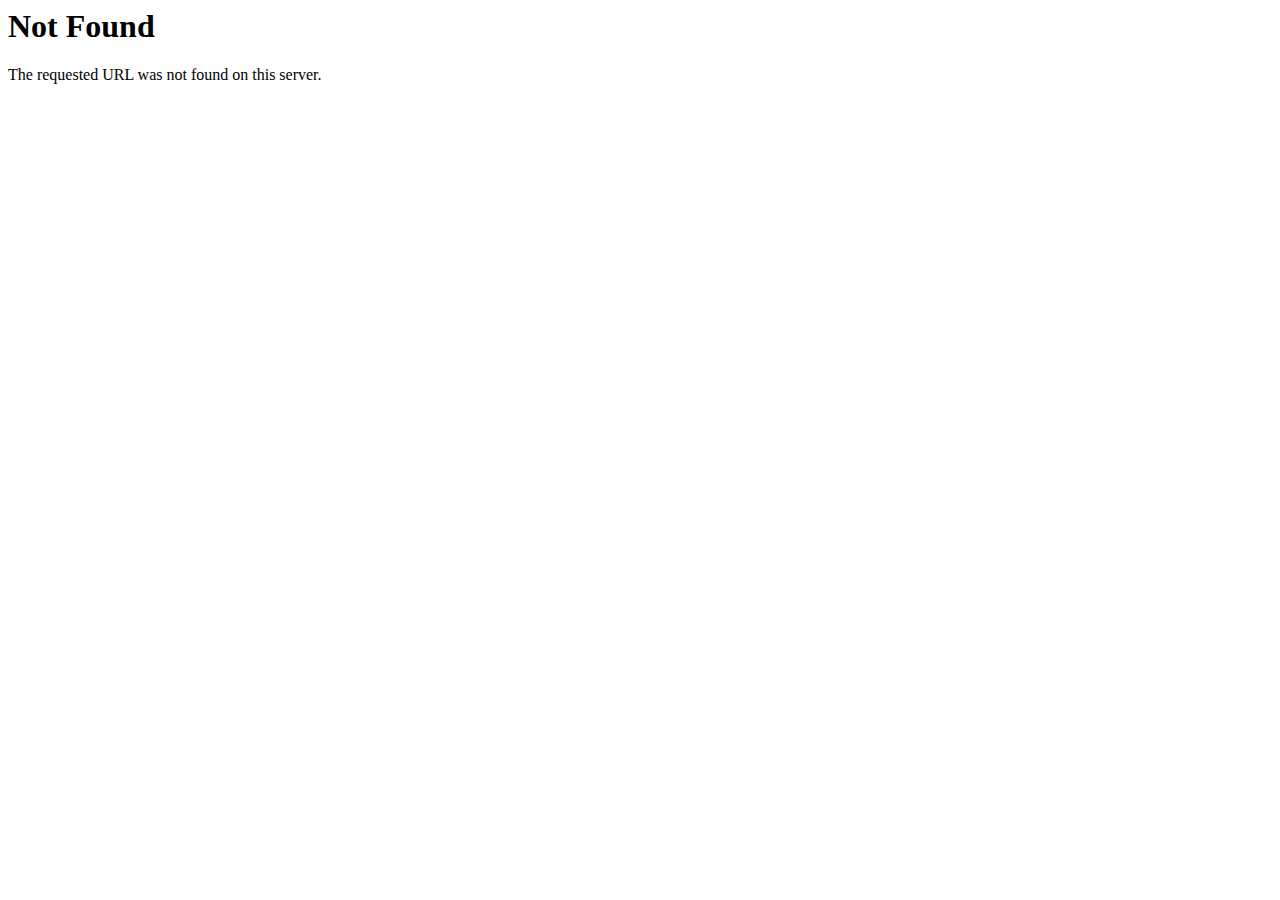
<file: css/blank.gif.html>
<!DOCTYPE HTML PUBLIC "-//IETF//DTD HTML 2.0//EN">
<html><head>
<meta http-equiv="Content-Type" content="text/html; charset=iso-8859-1">

<title>404 Not Found</title>
</head><body>
<h1>Not Found</h1>
<p>The requested URL was not found on this server.</p>
</body></html>
</file>
<file: css/icomoon.css>
@font-face {
	font-family: 'icomoon';
	src:url('../fonts/icomoon/icomoon-qtatmt.eot');
	src:url('../fonts/icomoon/icomoon-qtatmt.eot#iefix') format('embedded-opentype'),
		url('../fonts/icomoon/icomoon-qtatmt.ttf') format('truetype'),
		url('../fonts/icomoon/icomoon-qtatmt.woff') format('woff'),
		url('../fonts/icomoon/icomoon-qtatmt.svg#icomoon') format('svg');
	font-weight: normal;
	font-style: normal;
}

[class^="icon-"], [class*=" icon-"] {
	font-family: 'icomoon';
	speak: none;
	font-style: normal;
	font-weight: normal;
	font-variant: normal;
	text-transform: none;
	line-height: 1;

	/* Better Font Rendering =========== */
	-webkit-font-smoothing: antialiased;
	-moz-osx-font-smoothing: grayscale;
}

.icon-glass:before {
	content: "\f000";
}
.icon-music:before {
	content: "\f001";
}
.icon-search2:before {
	content: "\f002";
}
.icon-envelope-o:before {
	content: "\f003";
}
.icon-heart:before {
	content: "\f004";
}
.icon-star:before {
	content: "\f005";
}
.icon-star-o:before {
	content: "\f006";
}
.icon-user:before {
	content: "\f007";
}
.icon-film:before {
	content: "\f008";
}
.icon-th-large:before {
	content: "\f009";
}
.icon-th:before {
	content: "\f00a";
}
.icon-th-list:before {
	content: "\f00b";
}
.icon-check:before {
	content: "\f00c";
}
.icon-close:before {
	content: "\f00d";
}
.icon-remove:before {
	content: "\f00d";
}
.icon-times:before {
	content: "\f00d";
}
.icon-search-plus:before {
	content: "\f00e";
}
.icon-search-minus:before {
	content: "\f010";
}
.icon-power-off:before {
	content: "\f011";
}
.icon-signal:before {
	content: "\f012";
}
.icon-cog:before {
	content: "\f013";
}
.icon-gear:before {
	content: "\f013";
}
.icon-trash-o:before {
	content: "\f014";
}
.icon-home:before {
	content: "\f015";
}
.icon-file-o:before {
	content: "\f016";
}
.icon-clock-o:before {
	content: "\f017";
}
.icon-road:before {
	content: "\f018";
}
.icon-download:before {
	content: "\f019";
}
.icon-arrow-circle-o-down:before {
	content: "\f01a";
}
.icon-arrow-circle-o-up:before {
	content: "\f01b";
}
.icon-inbox:before {
	content: "\f01c";
}
.icon-play-circle-o:before {
	content: "\f01d";
}
.icon-repeat2:before {
	content: "\f01e";
}
.icon-rotate-right:before {
	content: "\f01e";
}
.icon-refresh:before {
	content: "\f021";
}
.icon-list-alt:before {
	content: "\f022";
}
.icon-lock:before {
	content: "\f023";
}
.icon-flag:before {
	content: "\f024";
}
.icon-headphones:before {
	content: "\f025";
}
.icon-volume-off:before {
	content: "\f026";
}
.icon-volume-down:before {
	content: "\f027";
}
.icon-volume-up:before {
	content: "\f028";
}
.icon-qrcode:before {
	content: "\f029";
}
.icon-barcode:before {
	content: "\f02a";
}
.icon-tag:before {
	content: "\f02b";
}
.icon-tags:before {
	content: "\f02c";
}
.icon-book:before {
	content: "\f02d";
}
.icon-bookmark:before {
	content: "\f02e";
}
.icon-print:before {
	content: "\f02f";
}
.icon-camera:before {
	content: "\f030";
}
.icon-font:before {
	content: "\f031";
}
.icon-bold:before {
	content: "\f032";
}
.icon-italic:before {
	content: "\f033";
}
.icon-text-height:before {
	content: "\f034";
}
.icon-text-width:before {
	content: "\f035";
}
.icon-align-left:before {
	content: "\f036";
}
.icon-align-center2:before {
	content: "\f037";
}
.icon-align-right:before {
	content: "\f038";
}
.icon-align-justify2:before {
	content: "\f039";
}
.icon-list:before {
	content: "\f03a";
}
.icon-dedent:before {
	content: "\f03b";
}
.icon-outdent:before {
	content: "\f03b";
}
.icon-indent:before {
	content: "\f03c";
}
.icon-video-camera:before {
	content: "\f03d";
}
.icon-image:before {
	content: "\f03e";
}
.icon-photo:before {
	content: "\f03e";
}
.icon-picture-o:before {
	content: "\f03e";
}
.icon-pencil:before {
	content: "\f040";
}
.icon-map-marker:before {
	content: "\f041";
}
.icon-adjust:before {
	content: "\f042";
}
.icon-tint:before {
	content: "\f043";
}
.icon-edit:before {
	content: "\f044";
}
.icon-pencil-square-o:before {
	content: "\f044";
}
.icon-share-square-o:before {
	content: "\f045";
}
.icon-check-square-o:before {
	content: "\f046";
}
.icon-arrows:before {
	content: "\f047";
}
.icon-step-backward:before {
	content: "\f048";
}
.icon-fast-backward:before {
	content: "\f049";
}
.icon-backward:before {
	content: "\f04a";
}
.icon-play2:before {
	content: "\f04b";
}
.icon-pause2:before {
	content: "\f04c";
}
.icon-stop2:before {
	content: "\f04d";
}
.icon-forward:before {
	content: "\f04e";
}
.icon-fast-forward2:before {
	content: "\f050";
}
.icon-step-forward:before {
	content: "\f051";
}
.icon-eject:before {
	content: "\f052";
}
.icon-chevron-left:before {
	content: "\f053";
}
.icon-chevron-right:before {
	content: "\f054";
}
.icon-plus-circle:before {
	content: "\f055";
}
.icon-minus-circle:before {
	content: "\f056";
}
.icon-times-circle:before {
	content: "\f057";
}
.icon-check-circle:before {
	content: "\f058";
}
.icon-question-circle:before {
	content: "\f059";
}
.icon-info-circle:before {
	content: "\f05a";
}
.icon-crosshairs:before {
	content: "\f05b";
}
.icon-times-circle-o:before {
	content: "\f05c";
}
.icon-check-circle-o:before {
	content: "\f05d";
}
.icon-ban2:before {
	content: "\f05e";
}
.icon-arrow-left:before {
	content: "\f060";
}
.icon-arrow-right:before {
	content: "\f061";
}
.icon-arrow-up:before {
	content: "\f062";
}
.icon-arrow-down:before {
	content: "\f063";
}
.icon-mail-forward:before {
	content: "\f064";
}
.icon-share:before {
	content: "\f064";
}
.icon-expand2:before {
	content: "\f065";
}
.icon-compress:before {
	content: "\f066";
}
.icon-plus:before {
	content: "\f067";
}
.icon-minus:before {
	content: "\f068";
}
.icon-asterisk:before {
	content: "\f069";
}
.icon-exclamation-circle:before {
	content: "\f06a";
}
.icon-gift:before {
	content: "\f06b";
}
.icon-leaf:before {
	content: "\f06c";
}
.icon-fire:before {
	content: "\f06d";
}
.icon-eye:before {
	content: "\f06e";
}
.icon-eye-slash:before {
	content: "\f070";
}
.icon-exclamation-triangle:before {
	content: "\f071";
}
.icon-warning:before {
	content: "\f071";
}
.icon-plane:before {
	content: "\f072";
}
.icon-calendar:before {
	content: "\f073";
}
.icon-random:before {
	content: "\f074";
}
.icon-comment:before {
	content: "\f075";
}
.icon-magnet:before {
	content: "\f076";
}
.icon-chevron-up:before {
	content: "\f077";
}
.icon-chevron-down:before {
	content: "\f078";
}
.icon-retweet:before {
	content: "\f079";
}
.icon-shopping-cart:before {
	content: "\f07a";
}
.icon-folder:before {
	content: "\f07b";
}
.icon-folder-open:before {
	content: "\f07c";
}
.icon-arrows-v:before {
	content: "\f07d";
}
.icon-arrows-h:before {
	content: "\f07e";
}
.icon-bar-chart:before {
	content: "\f080";
}
.icon-bar-chart-o:before {
	content: "\f080";
}
.icon-twitter-square:before {
	content: "\f081";
}
.icon-facebook-square:before {
	content: "\f082";
}
.icon-camera-retro:before {
	content: "\f083";
}
.icon-key:before {
	content: "\f084";
}
.icon-cogs:before {
	content: "\f085";
}
.icon-gears:before {
	content: "\f085";
}
.icon-comments:before {
	content: "\f086";
}
.icon-thumbs-o-up:before {
	content: "\f087";
}
.icon-thumbs-o-down:before {
	content: "\f088";
}
.icon-star-half:before {
	content: "\f089";
}
.icon-heart-o:before {
	content: "\f08a";
}
.icon-sign-out:before {
	content: "\f08b";
}
.icon-linkedin-square:before {
	content: "\f08c";
}
.icon-thumb-tack:before {
	content: "\f08d";
}
.icon-external-link:before {
	content: "\f08e";
}
.icon-sign-in:before {
	content: "\f090";
}
.icon-trophy:before {
	content: "\f091";
}
.icon-github-square:before {
	content: "\f092";
}
.icon-upload:before {
	content: "\f093";
}
.icon-lemon-o:before {
	content: "\f094";
}
.icon-phone:before {
	content: "\f095";
}
.icon-square-o:before {
	content: "\f096";
}
.icon-bookmark-o:before {
	content: "\f097";
}
.icon-phone-square:before {
	content: "\f098";
}
.icon-twitter:before {
	content: "\f099";
}
.icon-facebook:before {
	content: "\f09a";
}
.icon-facebook-f:before {
	content: "\f09a";
}
.icon-github:before {
	content: "\f09b";
}
.icon-unlock2:before {
	content: "\f09c";
}
.icon-credit-card:before {
	content: "\f09d";
}
.icon-feed:before {
	content: "\f09e";
}
.icon-rss:before {
	content: "\f09e";
}
.icon-hdd-o:before {
	content: "\f0a0";
}
.icon-bullhorn:before {
	content: "\f0a1";
}
.icon-bell-o:before {
	content: "\f0a2";
}
.icon-certificate:before {
	content: "\f0a3";
}
.icon-hand-o-right:before {
	content: "\f0a4";
}
.icon-hand-o-left:before {
	content: "\f0a5";
}
.icon-hand-o-up:before {
	content: "\f0a6";
}
.icon-hand-o-down:before {
	content: "\f0a7";
}
.icon-arrow-circle-left:before {
	content: "\f0a8";
}
.icon-arrow-circle-right:before {
	content: "\f0a9";
}
.icon-arrow-circle-up:before {
	content: "\f0aa";
}
.icon-arrow-circle-down:before {
	content: "\f0ab";
}
.icon-globe:before {
	content: "\f0ac";
}
.icon-wrench:before {
	content: "\f0ad";
}
.icon-tasks:before {
	content: "\f0ae";
}
.icon-filter:before {
	content: "\f0b0";
}
.icon-briefcase:before {
	content: "\f0b1";
}
.icon-arrows-alt:before {
	content: "\f0b2";
}
.icon-group:before {
	content: "\f0c0";
}
.icon-users:before {
	content: "\f0c0";
}
.icon-chain:before {
	content: "\f0c1";
}
.icon-link:before {
	content: "\f0c1";
}
.icon-cloud:before {
	content: "\f0c2";
}
.icon-flask:before {
	content: "\f0c3";
}
.icon-cut:before {
	content: "\f0c4";
}
.icon-scissors:before {
	content: "\f0c4";
}
.icon-copy:before {
	content: "\f0c5";
}
.icon-files-o:before {
	content: "\f0c5";
}
.icon-paperclip:before {
	content: "\f0c6";
}
.icon-floppy-o:before {
	content: "\f0c7";
}
.icon-save:before {
	content: "\f0c7";
}
.icon-square:before {
	content: "\f0c8";
}
.icon-bars:before {
	content: "\f0c9";
}
.icon-navicon:before {
	content: "\f0c9";
}
.icon-reorder:before {
	content: "\f0c9";
}
.icon-list-ul:before {
	content: "\f0ca";
}
.icon-list-ol:before {
	content: "\f0cb";
}
.icon-strikethrough:before {
	content: "\f0cc";
}
.icon-underline:before {
	content: "\f0cd";
}
.icon-table:before {
	content: "\f0ce";
}
.icon-magic:before {
	content: "\f0d0";
}
.icon-truck:before {
	content: "\f0d1";
}
.icon-pinterest:before {
	content: "\f0d2";
}
.icon-pinterest-square:before {
	content: "\f0d3";
}
.icon-google-plus-square:before {
	content: "\f0d4";
}
.icon-google-plus:before {
	content: "\f0d5";
}
.icon-money:before {
	content: "\f0d6";
}
.icon-caret-down:before {
	content: "\f0d7";
}
.icon-caret-up:before {
	content: "\f0d8";
}
.icon-caret-left:before {
	content: "\f0d9";
}
.icon-caret-right:before {
	content: "\f0da";
}
.icon-columns2:before {
	content: "\f0db";
}
.icon-sort:before {
	content: "\f0dc";
}
.icon-unsorted:before {
	content: "\f0dc";
}
.icon-sort-desc:before {
	content: "\f0dd";
}
.icon-sort-down:before {
	content: "\f0dd";
}
.icon-sort-asc:before {
	content: "\f0de";
}
.icon-sort-up:before {
	content: "\f0de";
}
.icon-envelope:before {
	content: "\f0e0";
}
.icon-linkedin:before {
	content: "\f0e1";
}
.icon-rotate-left:before {
	content: "\f0e2";
}
.icon-undo:before {
	content: "\f0e2";
}
.icon-gavel:before {
	content: "\f0e3";
}
.icon-legal:before {
	content: "\f0e3";
}
.icon-dashboard:before {
	content: "\f0e4";
}
.icon-tachometer:before {
	content: "\f0e4";
}
.icon-comment-o:before {
	content: "\f0e5";
}
.icon-comments-o:before {
	content: "\f0e6";
}
.icon-bolt:before {
	content: "\f0e7";
}
.icon-flash:before {
	content: "\f0e7";
}
.icon-sitemap:before {
	content: "\f0e8";
}
.icon-umbrella2:before {
	content: "\f0e9";
}
.icon-clipboard:before {
	content: "\f0ea";
}
.icon-paste:before {
	content: "\f0ea";
}
.icon-lightbulb-o:before {
	content: "\f0eb";
}
.icon-exchange:before {
	content: "\f0ec";
}
.icon-cloud-download2:before {
	content: "\f0ed";
}
.icon-cloud-upload2:before {
	content: "\f0ee";
}
.icon-user-md:before {
	content: "\f0f0";
}
.icon-stethoscope:before {
	content: "\f0f1";
}
.icon-suitcase:before {
	content: "\f0f2";
}
.icon-bell:before {
	content: "\f0f3";
}
.icon-coffee:before {
	content: "\f0f4";
}
.icon-cutlery:before {
	content: "\f0f5";
}
.icon-file-text-o:before {
	content: "\f0f6";
}
.icon-building-o:before {
	content: "\f0f7";
}
.icon-hospital-o:before {
	content: "\f0f8";
}
.icon-ambulance:before {
	content: "\f0f9";
}
.icon-medkit:before {
	content: "\f0fa";
}
.icon-fighter-jet:before {
	content: "\f0fb";
}
.icon-beer:before {
	content: "\f0fc";
}
.icon-h-square:before {
	content: "\f0fd";
}
.icon-plus-square:before {
	content: "\f0fe";
}
.icon-angle-double-left:before {
	content: "\f100";
}
.icon-angle-double-right:before {
	content: "\f101";
}
.icon-angle-double-up:before {
	content: "\f102";
}
.icon-angle-double-down:before {
	content: "\f103";
}
.icon-angle-left:before {
	content: "\f104";
}
.icon-angle-right:before {
	content: "\f105";
}
.icon-angle-up:before {
	content: "\f106";
}
.icon-angle-down:before {
	content: "\f107";
}
.icon-desktop:before {
	content: "\f108";
}
.icon-laptop:before {
	content: "\f109";
}
.icon-tablet:before {
	content: "\f10a";
}
.icon-mobile:before {
	content: "\f10b";
}
.icon-mobile-phone:before {
	content: "\f10b";
}
.icon-circle-o:before {
	content: "\f10c";
}
.icon-quote-left:before {
	content: "\f10d";
}
.icon-quote-right:before {
	content: "\f10e";
}
.icon-spinner:before {
	content: "\f110";
}
.icon-circle:before {
	content: "\f111";
}
.icon-mail-reply:before {
	content: "\f112";
}
.icon-reply:before {
	content: "\f112";
}
.icon-github-alt:before {
	content: "\f113";
}
.icon-folder-o:before {
	content: "\f114";
}
.icon-folder-open-o:before {
	content: "\f115";
}
.icon-smile-o:before {
	content: "\f118";
}
.icon-frown-o:before {
	content: "\f119";
}
.icon-meh-o:before {
	content: "\f11a";
}
.icon-gamepad:before {
	content: "\f11b";
}
.icon-keyboard-o:before {
	content: "\f11c";
}
.icon-flag-o:before {
	content: "\f11d";
}
.icon-flag-checkered:before {
	content: "\f11e";
}
.icon-terminal:before {
	content: "\f120";
}
.icon-code:before {
	content: "\f121";
}
.icon-mail-reply-all:before {
	content: "\f122";
}
.icon-reply-all:before {
	content: "\f122";
}
.icon-star-half-empty:before {
	content: "\f123";
}
.icon-star-half-full:before {
	content: "\f123";
}
.icon-star-half-o:before {
	content: "\f123";
}
.icon-location-arrow:before {
	content: "\f124";
}
.icon-crop:before {
	content: "\f125";
}
.icon-code-fork:before {
	content: "\f126";
}
.icon-chain-broken:before {
	content: "\f127";
}
.icon-unlink:before {
	content: "\f127";
}
.icon-question:before {
	content: "\f128";
}
.icon-info:before {
	content: "\f129";
}
.icon-exclamation:before {
	content: "\f12a";
}
.icon-superscript:before {
	content: "\f12b";
}
.icon-subscript:before {
	content: "\f12c";
}
.icon-eraser:before {
	content: "\f12d";
}
.icon-puzzle-piece:before {
	content: "\f12e";
}
.icon-microphone2:before {
	content: "\f130";
}
.icon-microphone-slash:before {
	content: "\f131";
}
.icon-shield:before {
	content: "\f132";
}
.icon-calendar-o:before {
	content: "\f133";
}
.icon-fire-extinguisher:before {
	content: "\f134";
}
.icon-rocket:before {
	content: "\f135";
}
.icon-maxcdn:before {
	content: "\f136";
}
.icon-chevron-circle-left:before {
	content: "\f137";
}
.icon-chevron-circle-right:before {
	content: "\f138";
}
.icon-chevron-circle-up:before {
	content: "\f139";
}
.icon-chevron-circle-down:before {
	content: "\f13a";
}
.icon-html5:before {
	content: "\f13b";
}
.icon-css3:before {
	content: "\f13c";
}
.icon-anchor2:before {
	content: "\f13d";
}
.icon-unlock-alt:before {
	content: "\f13e";
}
.icon-bullseye:before {
	content: "\f140";
}
.icon-ellipsis-h:before {
	content: "\f141";
}
.icon-ellipsis-v:before {
	content: "\f142";
}
.icon-rss-square:before {
	content: "\f143";
}
.icon-play-circle:before {
	content: "\f144";
}
.icon-ticket:before {
	content: "\f145";
}
.icon-minus-square:before {
	content: "\f146";
}
.icon-minus-square-o:before {
	content: "\f147";
}
.icon-level-up:before {
	content: "\f148";
}
.icon-level-down:before {
	content: "\f149";
}
.icon-check-square:before {
	content: "\f14a";
}
.icon-pencil-square:before {
	content: "\f14b";
}
.icon-external-link-square:before {
	content: "\f14c";
}
.icon-share-square:before {
	content: "\f14d";
}
.icon-compass:before {
	content: "\f14e";
}
.icon-caret-square-o-down:before {
	content: "\f150";
}
.icon-toggle-down:before {
	content: "\f150";
}
.icon-caret-square-o-up:before {
	content: "\f151";
}
.icon-toggle-up:before {
	content: "\f151";
}
.icon-caret-square-o-right:before {
	content: "\f152";
}
.icon-toggle-right:before {
	content: "\f152";
}
.icon-eur:before {
	content: "\f153";
}
.icon-euro:before {
	content: "\f153";
}
.icon-gbp:before {
	content: "\f154";
}
.icon-dollar:before {
	content: "\f155";
}
.icon-usd:before {
	content: "\f155";
}
.icon-inr:before {
	content: "\f156";
}
.icon-rupee:before {
	content: "\f156";
}
.icon-cny:before {
	content: "\f157";
}
.icon-jpy:before {
	content: "\f157";
}
.icon-rmb:before {
	content: "\f157";
}
.icon-yen:before {
	content: "\f157";
}
.icon-rouble:before {
	content: "\f158";
}
.icon-rub:before {
	content: "\f158";
}
.icon-ruble:before {
	content: "\f158";
}
.icon-krw:before {
	content: "\f159";
}
.icon-won:before {
	content: "\f159";
}
.icon-bitcoin:before {
	content: "\f15a";
}
.icon-btc:before {
	content: "\f15a";
}
.icon-file2:before {
	content: "\f15b";
}
.icon-file-text:before {
	content: "\f15c";
}
.icon-sort-alpha-asc:before {
	content: "\f15d";
}
.icon-sort-alpha-desc:before {
	content: "\f15e";
}
.icon-sort-amount-asc:before {
	content: "\f160";
}
.icon-sort-amount-desc:before {
	content: "\f161";
}
.icon-sort-numeric-asc:before {
	content: "\f162";
}
.icon-sort-numeric-desc:before {
	content: "\f163";
}
.icon-thumbs-up:before {
	content: "\f164";
}
.icon-thumbs-down:before {
	content: "\f165";
}
.icon-youtube-square:before {
	content: "\f166";
}
.icon-youtube:before {
	content: "\f167";
}
.icon-xing:before {
	content: "\f168";
}
.icon-xing-square:before {
	content: "\f169";
}
.icon-youtube-play:before {
	content: "\f16a";
}
.icon-dropbox:before {
	content: "\f16b";
}
.icon-stack-overflow:before {
	content: "\f16c";
}
.icon-instagram:before {
	content: "\f16d";
}
.icon-flickr:before {
	content: "\f16e";
}
.icon-adn:before {
	content: "\f170";
}
.icon-bitbucket:before {
	content: "\f171";
}
.icon-bitbucket-square:before {
	content: "\f172";
}
.icon-tumblr:before {
	content: "\f173";
}
.icon-tumblr-square:before {
	content: "\f174";
}
.icon-long-arrow-down:before {
	content: "\f175";
}
.icon-long-arrow-up:before {
	content: "\f176";
}
.icon-long-arrow-left:before {
	content: "\f177";
}
.icon-long-arrow-right:before {
	content: "\f178";
}
.icon-apple:before {
	content: "\f179";
}
.icon-windows:before {
	content: "\f17a";
}
.icon-android:before {
	content: "\f17b";
}
.icon-linux:before {
	content: "\f17c";
}
.icon-dribbble:before {
	content: "\f17d";
}
.icon-skype:before {
	content: "\f17e";
}
.icon-foursquare:before {
	content: "\f180";
}
.icon-trello:before {
	content: "\f181";
}
.icon-female:before {
	content: "\f182";
}
.icon-male:before {
	content: "\f183";
}
.icon-gittip:before {
	content: "\f184";
}
.icon-gratipay:before {
	content: "\f184";
}
.icon-sun-o:before {
	content: "\f185";
}
.icon-moon-o:before {
	content: "\f186";
}
.icon-archive:before {
	content: "\f187";
}
.icon-bug:before {
	content: "\f188";
}
.icon-vk:before {
	content: "\f189";
}
.icon-weibo:before {
	content: "\f18a";
}
.icon-renren:before {
	content: "\f18b";
}
.icon-pagelines:before {
	content: "\f18c";
}
.icon-stack-exchange:before {
	content: "\f18d";
}
.icon-arrow-circle-o-right:before {
	content: "\f18e";
}
.icon-arrow-circle-o-left:before {
	content: "\f190";
}
.icon-caret-square-o-left:before {
	content: "\f191";
}
.icon-toggle-left:before {
	content: "\f191";
}
.icon-dot-circle-o:before {
	content: "\f192";
}
.icon-wheelchair:before {
	content: "\f193";
}
.icon-vimeo-square:before {
	content: "\f194";
}
.icon-try:before {
	content: "\f195";
}
.icon-turkish-lira:before {
	content: "\f195";
}
.icon-plus-square-o:before {
	content: "\f196";
}
.icon-space-shuttle:before {
	content: "\f197";
}
.icon-slack:before {
	content: "\f198";
}
.icon-envelope-square:before {
	content: "\f199";
}
.icon-wordpress:before {
	content: "\f19a";
}
.icon-openid:before {
	content: "\f19b";
}
.icon-bank:before {
	content: "\f19c";
}
.icon-institution:before {
	content: "\f19c";
}
.icon-university:before {
	content: "\f19c";
}
.icon-graduation-cap:before {
	content: "\f19d";
}
.icon-mortar-board:before {
	content: "\f19d";
}
.icon-yahoo:before {
	content: "\f19e";
}
.icon-google:before {
	content: "\f1a0";
}
.icon-reddit:before {
	content: "\f1a1";
}
.icon-reddit-square:before {
	content: "\f1a2";
}
.icon-stumbleupon-circle:before {
	content: "\f1a3";
}
.icon-stumbleupon:before {
	content: "\f1a4";
}
.icon-delicious:before {
	content: "\f1a5";
}
.icon-digg:before {
	content: "\f1a6";
}
.icon-pied-piper:before {
	content: "\f1a7";
}
.icon-pied-piper-alt:before {
	content: "\f1a8";
}
.icon-drupal:before {
	content: "\f1a9";
}
.icon-joomla:before {
	content: "\f1aa";
}
.icon-language:before {
	content: "\f1ab";
}
.icon-fax:before {
	content: "\f1ac";
}
.icon-building:before {
	content: "\f1ad";
}
.icon-child:before {
	content: "\f1ae";
}
.icon-paw:before {
	content: "\f1b0";
}
.icon-spoon:before {
	content: "\f1b1";
}
.icon-cube:before {
	content: "\f1b2";
}
.icon-cubes:before {
	content: "\f1b3";
}
.icon-behance:before {
	content: "\f1b4";
}
.icon-behance-square:before {
	content: "\f1b5";
}
.icon-steam:before {
	content: "\f1b6";
}
.icon-steam-square:before {
	content: "\f1b7";
}
.icon-recycle:before {
	content: "\f1b8";
}
.icon-automobile:before {
	content: "\f1b9";
}
.icon-car:before {
	content: "\f1b9";
}
.icon-cab:before {
	content: "\f1ba";
}
.icon-taxi:before {
	content: "\f1ba";
}
.icon-tree:before {
	content: "\f1bb";
}
.icon-spotify:before {
	content: "\f1bc";
}
.icon-deviantart:before {
	content: "\f1bd";
}
.icon-soundcloud:before {
	content: "\f1be";
}
.icon-database:before {
	content: "\f1c0";
}
.icon-file-pdf-o:before {
	content: "\f1c1";
}
.icon-file-word-o:before {
	content: "\f1c2";
}
.icon-file-excel-o:before {
	content: "\f1c3";
}
.icon-file-powerpoint-o:before {
	content: "\f1c4";
}
.icon-file-image-o:before {
	content: "\f1c5";
}
.icon-file-photo-o:before {
	content: "\f1c5";
}
.icon-file-picture-o:before {
	content: "\f1c5";
}
.icon-file-archive-o:before {
	content: "\f1c6";
}
.icon-file-zip-o:before {
	content: "\f1c6";
}
.icon-file-audio-o:before {
	content: "\f1c7";
}
.icon-file-sound-o:before {
	content: "\f1c7";
}
.icon-file-movie-o:before {
	content: "\f1c8";
}
.icon-file-video-o:before {
	content: "\f1c8";
}
.icon-file-code-o:before {
	content: "\f1c9";
}
.icon-vine:before {
	content: "\f1ca";
}
.icon-codepen:before {
	content: "\f1cb";
}
.icon-jsfiddle:before {
	content: "\f1cc";
}
.icon-life-bouy:before {
	content: "\f1cd";
}
.icon-life-buoy:before {
	content: "\f1cd";
}
.icon-life-ring:before {
	content: "\f1cd";
}
.icon-life-saver:before {
	content: "\f1cd";
}
.icon-support:before {
	content: "\f1cd";
}
.icon-circle-o-notch:before {
	content: "\f1ce";
}
.icon-ra:before {
	content: "\f1d0";
}
.icon-rebel:before {
	content: "\f1d0";
}
.icon-empire:before {
	content: "\f1d1";
}
.icon-ge:before {
	content: "\f1d1";
}
.icon-git-square:before {
	content: "\f1d2";
}
.icon-git:before {
	content: "\f1d3";
}
.icon-hacker-news:before {
	content: "\f1d4";
}
.icon-y-combinator-square:before {
	content: "\f1d4";
}
.icon-yc-square:before {
	content: "\f1d4";
}
.icon-tencent-weibo:before {
	content: "\f1d5";
}
.icon-qq:before {
	content: "\f1d6";
}
.icon-wechat:before {
	content: "\f1d7";
}
.icon-weixin:before {
	content: "\f1d7";
}
.icon-paper-plane:before {
	content: "\f1d8";
}
.icon-send:before {
	content: "\f1d8";
}
.icon-paper-plane-o:before {
	content: "\f1d9";
}
.icon-send-o:before {
	content: "\f1d9";
}
.icon-history:before {
	content: "\f1da";
}
.icon-circle-thin:before {
	content: "\f1db";
}
.icon-header:before {
	content: "\f1dc";
}
.icon-paragraph2:before {
	content: "\f1dd";
}
.icon-sliders:before {
	content: "\f1de";
}
.icon-share-alt:before {
	content: "\f1e0";
}
.icon-share-alt-square:before {
	content: "\f1e1";
}
.icon-bomb:before {
	content: "\f1e2";
}
.icon-futbol-o:before {
	content: "\f1e3";
}
.icon-soccer-ball-o:before {
	content: "\f1e3";
}
.icon-tty:before {
	content: "\f1e4";
}
.icon-binoculars:before {
	content: "\f1e5";
}
.icon-plug:before {
	content: "\f1e6";
}
.icon-slideshare:before {
	content: "\f1e7";
}
.icon-twitch:before {
	content: "\f1e8";
}
.icon-yelp:before {
	content: "\f1e9";
}
.icon-newspaper-o:before {
	content: "\f1ea";
}
.icon-wifi:before {
	content: "\f1eb";
}
.icon-calculator:before {
	content: "\f1ec";
}
.icon-paypal:before {
	content: "\f1ed";
}
.icon-google-wallet:before {
	content: "\f1ee";
}
.icon-cc-visa:before {
	content: "\f1f0";
}
.icon-cc-mastercard:before {
	content: "\f1f1";
}
.icon-cc-discover:before {
	content: "\f1f2";
}
.icon-cc-amex:before {
	content: "\f1f3";
}
.icon-cc-paypal:before {
	content: "\f1f4";
}
.icon-cc-stripe:before {
	content: "\f1f5";
}
.icon-bell-slash:before {
	content: "\f1f6";
}
.icon-bell-slash-o:before {
	content: "\f1f7";
}
.icon-trash:before {
	content: "\f1f8";
}
.icon-copyright:before {
	content: "\f1f9";
}
.icon-at:before {
	content: "\f1fa";
}
.icon-eyedropper:before {
	content: "\f1fb";
}
.icon-paint-brush:before {
	content: "\f1fc";
}
.icon-birthday-cake:before {
	content: "\f1fd";
}
.icon-area-chart:before {
	content: "\f1fe";
}
.icon-pie-chart:before {
	content: "\f200";
}
.icon-line-chart:before {
	content: "\f201";
}
.icon-lastfm:before {
	content: "\f202";
}
.icon-lastfm-square:before {
	content: "\f203";
}
.icon-toggle-off:before {
	content: "\f204";
}
.icon-toggle-on:before {
	content: "\f205";
}
.icon-bicycle:before {
	content: "\f206";
}
.icon-bus:before {
	content: "\f207";
}
.icon-ioxhost:before {
	content: "\f208";
}
.icon-angellist:before {
	content: "\f209";
}
.icon-cc:before {
	content: "\f20a";
}
.icon-ils:before {
	content: "\f20b";
}
.icon-shekel:before {
	content: "\f20b";
}
.icon-sheqel:before {
	content: "\f20b";
}
.icon-meanpath:before {
	content: "\f20c";
}
.icon-buysellads:before {
	content: "\f20d";
}
.icon-connectdevelop:before {
	content: "\f20e";
}
.icon-dashcube:before {
	content: "\f210";
}
.icon-forumbee:before {
	content: "\f211";
}
.icon-leanpub:before {
	content: "\f212";
}
.icon-sellsy:before {
	content: "\f213";
}
.icon-shirtsinbulk:before {
	content: "\f214";
}
.icon-simplybuilt:before {
	content: "\f215";
}
.icon-skyatlas:before {
	content: "\f216";
}
.icon-cart-plus:before {
	content: "\f217";
}
.icon-cart-arrow-down:before {
	content: "\f218";
}
.icon-diamond:before {
	content: "\f219";
}
.icon-ship:before {
	content: "\f21a";
}
.icon-user-secret:before {
	content: "\f21b";
}
.icon-motorcycle:before {
	content: "\f21c";
}
.icon-street-view:before {
	content: "\f21d";
}
.icon-heartbeat:before {
	content: "\f21e";
}
.icon-venus:before {
	content: "\f221";
}
.icon-mars:before {
	content: "\f222";
}
.icon-mercury:before {
	content: "\f223";
}
.icon-intersex:before {
	content: "\f224";
}
.icon-transgender:before {
	content: "\f224";
}
.icon-transgender-alt:before {
	content: "\f225";
}
.icon-venus-double:before {
	content: "\f226";
}
.icon-mars-double:before {
	content: "\f227";
}
.icon-venus-mars:before {
	content: "\f228";
}
.icon-mars-stroke:before {
	content: "\f229";
}
.icon-mars-stroke-v:before {
	content: "\f22a";
}
.icon-mars-stroke-h:before {
	content: "\f22b";
}
.icon-neuter:before {
	content: "\f22c";
}
.icon-genderless:before {
	content: "\f22d";
}
.icon-facebook-official:before {
	content: "\f230";
}
.icon-pinterest-p:before {
	content: "\f231";
}
.icon-whatsapp:before {
	content: "\f232";
}
.icon-server2:before {
	content: "\f233";
}
.icon-user-plus:before {
	content: "\f234";
}
.icon-user-times:before {
	content: "\f235";
}
.icon-bed:before {
	content: "\f236";
}
.icon-hotel:before {
	content: "\f236";
}
.icon-viacoin:before {
	content: "\f237";
}
.icon-train:before {
	content: "\f238";
}
.icon-subway:before {
	content: "\f239";
}
.icon-medium:before {
	content: "\f23a";
}
.icon-y-combinator:before {
	content: "\f23b";
}
.icon-yc:before {
	content: "\f23b";
}
.icon-optin-monster:before {
	content: "\f23c";
}
.icon-opencart:before {
	content: "\f23d";
}
.icon-expeditedssl:before {
	content: "\f23e";
}
.icon-battery-4:before {
	content: "\f240";
}
.icon-battery-full:before {
	content: "\f240";
}
.icon-battery-3:before {
	content: "\f241";
}
.icon-battery-three-quarters:before {
	content: "\f241";
}
.icon-battery-2:before {
	content: "\f242";
}
.icon-battery-half:before {
	content: "\f242";
}
.icon-battery-1:before {
	content: "\f243";
}
.icon-battery-quarter:before {
	content: "\f243";
}
.icon-battery-0:before {
	content: "\f244";
}
.icon-battery-empty:before {
	content: "\f244";
}
.icon-mouse-pointer:before {
	content: "\f245";
}
.icon-i-cursor:before {
	content: "\f246";
}
.icon-object-group:before {
	content: "\f247";
}
.icon-object-ungroup:before {
	content: "\f248";
}
.icon-sticky-note:before {
	content: "\f249";
}
.icon-sticky-note-o:before {
	content: "\f24a";
}
.icon-cc-jcb:before {
	content: "\f24b";
}
.icon-cc-diners-club:before {
	content: "\f24c";
}
.icon-clone:before {
	content: "\f24d";
}
.icon-balance-scale:before {
	content: "\f24e";
}
.icon-hourglass-o:before {
	content: "\f250";
}
.icon-hourglass-1:before {
	content: "\f251";
}
.icon-hourglass-start:before {
	content: "\f251";
}
.icon-hourglass-2:before {
	content: "\f252";
}
.icon-hourglass-half:before {
	content: "\f252";
}
.icon-hourglass-3:before {
	content: "\f253";
}
.icon-hourglass-end:before {
	content: "\f253";
}
.icon-hourglass:before {
	content: "\f254";
}
.icon-hand-grab-o:before {
	content: "\f255";
}
.icon-hand-rock-o:before {
	content: "\f255";
}
.icon-hand-paper-o:before {
	content: "\f256";
}
.icon-hand-stop-o:before {
	content: "\f256";
}
.icon-hand-scissors-o:before {
	content: "\f257";
}
.icon-hand-lizard-o:before {
	content: "\f258";
}
.icon-hand-spock-o:before {
	content: "\f259";
}
.icon-hand-pointer-o:before {
	content: "\f25a";
}
.icon-hand-peace-o:before {
	content: "\f25b";
}
.icon-trademark:before {
	content: "\f25c";
}
.icon-registered:before {
	content: "\f25d";
}
.icon-creative-commons:before {
	content: "\f25e";
}
.icon-gg:before {
	content: "\f260";
}
.icon-gg-circle:before {
	content: "\f261";
}
.icon-tripadvisor:before {
	content: "\f262";
}
.icon-odnoklassniki:before {
	content: "\f263";
}
.icon-odnoklassniki-square:before {
	content: "\f264";
}
.icon-get-pocket:before {
	content: "\f265";
}
.icon-wikipedia-w:before {
	content: "\f266";
}
.icon-safari:before {
	content: "\f267";
}
.icon-chrome:before {
	content: "\f268";
}
.icon-firefox:before {
	content: "\f269";
}
.icon-opera:before {
	content: "\f26a";
}
.icon-internet-explorer:before {
	content: "\f26b";
}
.icon-television:before {
	content: "\f26c";
}
.icon-tv:before {
	content: "\f26c";
}
.icon-contao:before {
	content: "\f26d";
}
.icon-500px:before {
	content: "\f26e";
}
.icon-amazon:before {
	content: "\f270";
}
.icon-calendar-plus-o:before {
	content: "\f271";
}
.icon-calendar-minus-o:before {
	content: "\f272";
}
.icon-calendar-times-o:before {
	content: "\f273";
}
.icon-calendar-check-o:before {
	content: "\f274";
}
.icon-industry:before {
	content: "\f275";
}
.icon-map-pin:before {
	content: "\f276";
}
.icon-map-signs:before {
	content: "\f277";
}
.icon-map-o:before {
	content: "\f278";
}
.icon-map:before {
	content: "\f279";
}
.icon-commenting:before {
	content: "\f27a";
}
.icon-commenting-o:before {
	content: "\f27b";
}
.icon-houzz:before {
	content: "\f27c";
}
.icon-vimeo:before {
	content: "\f27d";
}
.icon-black-tie:before {
	content: "\f27e";
}
.icon-fonticons:before {
	content: "\f280";
}
.icon-eye2:before {
	content: "\e000";
}
.icon-paper-clip:before {
	content: "\e001";
}
.icon-mail2:before {
	content: "\e002";
}
.icon-toggle:before {
	content: "\e003";
}
.icon-layout:before {
	content: "\e004";
}
.icon-link2:before {
	content: "\e005";
}
.icon-bell2:before {
	content: "\e006";
}
.icon-lock2:before {
	content: "\e007";
}
.icon-unlock:before {
	content: "\e008";
}
.icon-ribbon:before {
	content: "\e009";
}
.icon-image2:before {
	content: "\e010";
}
.icon-signal2:before {
	content: "\e011";
}
.icon-target:before {
	content: "\e012";
}
.icon-clipboard2:before {
	content: "\e013";
}
.icon-clock2:before {
	content: "\e014";
}
.icon-watch:before {
	content: "\e015";
}
.icon-air-play:before {
	content: "\e016";
}
.icon-camera2:before {
	content: "\e017";
}
.icon-video2:before {
	content: "\e018";
}
.icon-disc:before {
	content: "\e019";
}
.icon-printer:before {
	content: "\e020";
}
.icon-monitor:before {
	content: "\e021";
}
.icon-server:before {
	content: "\e022";
}
.icon-cog2:before {
	content: "\e023";
}
.icon-heart2:before {
	content: "\e024";
}
.icon-paragraph:before {
	content: "\e025";
}
.icon-align-justify:before {
	content: "\e026";
}
.icon-align-left2:before {
	content: "\e027";
}
.icon-align-center:before {
	content: "\e028";
}
.icon-align-right2:before {
	content: "\e029";
}
.icon-book2:before {
	content: "\e030";
}
.icon-layers2:before {
	content: "\e031";
}
.icon-stack:before {
	content: "\e032";
}
.icon-stack-2:before {
	content: "\e033";
}
.icon-paper:before {
	content: "\e034";
}
.icon-paper-stack:before {
	content: "\e035";
}
.icon-search:before {
	content: "\e036";
}
.icon-zoom-in:before {
	content: "\e037";
}
.icon-zoom-out:before {
	content: "\e038";
}
.icon-reply2:before {
	content: "\e039";
}
.icon-circle-plus:before {
	content: "\e040";
}
.icon-circle-minus:before {
	content: "\e041";
}
.icon-circle-check:before {
	content: "\e042";
}
.icon-circle-cross:before {
	content: "\e043";
}
.icon-square-plus:before {
	content: "\e044";
}
.icon-square-minus:before {
	content: "\e045";
}
.icon-square-check:before {
	content: "\e046";
}
.icon-square-cross:before {
	content: "\e047";
}
.icon-microphone:before {
	content: "\e048";
}
.icon-record:before {
	content: "\e049";
}
.icon-skip-back:before {
	content: "\e050";
}
.icon-rewind:before {
	content: "\e051";
}
.icon-play:before {
	content: "\e052";
}
.icon-pause:before {
	content: "\e053";
}
.icon-stop:before {
	content: "\e054";
}
.icon-fast-forward:before {
	content: "\e055";
}
.icon-skip-forward:before {
	content: "\e056";
}
.icon-shuffle2:before {
	content: "\e057";
}
.icon-repeat:before {
	content: "\e058";
}
.icon-folder2:before {
	content: "\e059";
}
.icon-umbrella:before {
	content: "\e060";
}
.icon-moon2:before {
	content: "\e061";
}
.icon-thermometer2:before {
	content: "\e062";
}
.icon-drop2:before {
	content: "\e063";
}
.icon-sun:before {
	content: "\e064";
}
.icon-cloud2:before {
	content: "\e065";
}
.icon-cloud-upload:before {
	content: "\e066";
}
.icon-cloud-download:before {
	content: "\e067";
}
.icon-upload2:before {
	content: "\e068";
}
.icon-download2:before {
	content: "\e069";
}
.icon-location2:before {
	content: "\e070";
}
.icon-location-2:before {
	content: "\e071";
}
.icon-map2:before {
	content: "\e072";
}
.icon-battery2:before {
	content: "\e073";
}
.icon-head:before {
	content: "\e074";
}
.icon-briefcase2:before {
	content: "\e075";
}
.icon-speech-bubble:before {
	content: "\e076";
}
.icon-anchor:before {
	content: "\e077";
}
.icon-globe2:before {
	content: "\e078";
}
.icon-box2:before {
	content: "\e079";
}
.icon-reload:before {
	content: "\e080";
}
.icon-share2:before {
	content: "\e081";
}
.icon-marquee:before {
	content: "\e082";
}
.icon-marquee-plus:before {
	content: "\e083";
}
.icon-marquee-minus:before {
	content: "\e084";
}
.icon-tag2:before {
	content: "\e085";
}
.icon-power:before {
	content: "\e086";
}
.icon-command:before {
	content: "\e087";
}
.icon-alt:before {
	content: "\e088";
}
.icon-esc:before {
	content: "\e089";
}
.icon-bar-graph2:before {
	content: "\e090";
}
.icon-bar-graph-2:before {
	content: "\e091";
}
.icon-pie-graph:before {
	content: "\e092";
}
.icon-star2:before {
	content: "\e093";
}
.icon-arrow-left2:before {
	content: "\e094";
}
.icon-arrow-right2:before {
	content: "\e095";
}
.icon-arrow-up2:before {
	content: "\e096";
}
.icon-arrow-down2:before {
	content: "\e097";
}
.icon-volume:before {
	content: "\e098";
}
.icon-mute:before {
	content: "\e099";
}
.icon-content-right:before {
	content: "\e100";
}
.icon-content-left:before {
	content: "\e101";
}
.icon-grid2:before {
	content: "\e102";
}
.icon-grid-2:before {
	content: "\e103";
}
.icon-columns:before {
	content: "\e104";
}
.icon-loader:before {
	content: "\e105";
}
.icon-bag:before {
	content: "\e106";
}
.icon-ban:before {
	content: "\e107";
}
.icon-flag2:before {
	content: "\e108";
}
.icon-trash2:before {
	content: "\e109";
}
.icon-expand:before {
	content: "\e110";
}
.icon-contract:before {
	content: "\e111";
}
.icon-maximize:before {
	content: "\e112";
}
.icon-minimize:before {
	content: "\e113";
}
.icon-plus2:before {
	content: "\e114";
}
.icon-minus2:before {
	content: "\e115";
}
.icon-check2:before {
	content: "\e116";
}
.icon-cross2:before {
	content: "\e117";
}
.icon-move:before {
	content: "\e118";
}
.icon-delete:before {
	content: "\e119";
}
.icon-menu2:before {
	content: "\e120";
}
.icon-archive2:before {
	content: "\e121";
}
.icon-inbox2:before {
	content: "\e122";
}
.icon-outbox:before {
	content: "\e123";
}
.icon-file:before {
	content: "\e124";
}
.icon-file-add:before {
	content: "\e125";
}
.icon-file-subtract:before {
	content: "\e126";
}
.icon-help2:before {
	content: "\e127";
}
.icon-open:before {
	content: "\e128";
}
.icon-ellipsis:before {
	content: "\e129";
}
</file>
<file: css/style.css>
@font-face {
  font-family: 'icomoon';
  src: url("../fonts/icomoon/icomoon-srf3rx.eot");
  src: url("../fonts/icomoon/icomoon-srf3rx.eot#iefix") format("embedded-opentype"), url("../fonts/icomoon/icomoon-srf3rx.ttf") format("truetype"), url("../fonts/icomoon/icomoon-srf3rx.woff") format("woff"), url("../fonts/icomoon/icomoon-srf3rx.svg#icomoon") format("svg");
  font-weight: normal;
  font-style: normal;
}

 @font-face {
font-family: 'Cera Pro Regular';
src: url('../fonts/CeraPro-Light.eot');
src: url('../fonts/CeraPro-Light-.eot#iefix') format('embedded-opentype'),
url('../fonts/CeraPro-Light.woff') format('woff'),
url('../fonts/CeraPro-Light.ttf') format('truetype');
font-weight: normal;
font-style: normal;
}


html {
  background: #f7f7f7;
}


body {
  font: 400 18px/1.4 'Cera Pro Regular', Helvetica, Arial, sans-serif;
   line-height: 1.5;
  color: #7a7e89;
  background: #f7f7f7;
}


body.fh5co-overflow {
  overflow-x: auto;
}

::-webkit-selection {
  color: #fff;
  background: #f9ad81;
}

::-moz-selection {
  color: #fff;
  background: #f9ad81;
}

::selection {
  color: #fff;
  background: #f9ad81;
} 

a {
    color: #000;
   -webkit-transition: 0.5s;
  -o-transition: 0.5s;
  transition: 0.5s;
}
a:hover, a:focus, a:active {
  color: #222;
  outline: none;
  text-decoration: none;
}

h1, h2, h3, h4, h5, h6 {
   color: #000;
}

p {
  margin-bottom: 15px;
}
 

#fh5co-header {
  position: absolute;
  left: 0;
  z-index: 999;
  background: transparent;
  width: 100%;
}


@media screen and (max-width: 768px) {
  #fh5co-header {
    background: #fff;
    top: 0;
  }
    #fh5co-header #fh5co-logo a {
    color: #000;
  }

    #fh5co-header #fh5co-main-nav {
    display: none;
  }


 }


 .bgw {
  background: rgba(254, 254, 254, 0.8)!important;
 }

#fh5co-header #fh5co-logo {
  float: left;
  line-height: 1.2;
  position: relative;
}
 
#fh5co-header #fh5co-logo a {
  font-size: 30px;
  color: #fff;
}

.tar0 {
  position: relative;
  float: left;
   top: -30px!important;
}
 
#fh5co-header #fh5co-logo a span {
  color: #f9ad81;
}
#fh5co-header #fh5co-main-nav {
  text-align: center;
}
 
#fh5co-header #fh5co-main-nav ul {
  padding: 0;
  text-align: right;
 }

 #fh5co-main-nav ul {
  color: #000;
   line-height: 100px;
  height: 100px;
  margin-bottom: 0px!important;
}



#fh5co-header #fh5co-main-nav ul li {
   margin: 0;
  display: inline;
}
#fh5co-header #fh5co-main-nav ul li a {
  color: rgba(0, 0, 0);
  text-decoration: none;
  margin-left: 20px;
  border-bottom: 2px solid transparent;
  padding-bottom: 4px!important;
  position: relative;
  top: 30px;
  font-size: 16px;


}

#fh5co-header #fh5co-main-nav ul li a:hover {
color: #253542;
    border-bottom: 4px solid #253542!important;
 }

 

#fh5co-header #fh5co-main-nav ul .tar0.active a {
  border-bottom: 0px solid #253542!important;
}




#fh5co-header.navbar-fixed-top {
  position: fixed !important;
  background: #e9e9ea!important;
  -webkit-box-shadow: 0 0 9px 0 rgba(0, 0, 0, 0.1);
  -moz-box-shadow: 0 0 9px 0 rgba(0, 0, 0, 0.1);
  -ms-box-shadow: 0 0 9px 0 rgba(0, 0, 0, 0.1);
  box-shadow: 0 0 9px 0 rgba(0, 0, 0, 0.1);
  top: 0;
  left: 0px;
}
#fh5co-header.navbar-fixed-top #fh5co-logo {
  float: left;
}

#fh5co-header.navbar-fixed-top #fh5co-main-nav ul li a {
  color: rgba(0, 0, 0);
  text-decoration: none;
  margin-left: 20px;
  border-bottom: 2px solid transparent;
}
#fh5co-header.navbar-fixed-top #fh5co-main-nav ul li a:hover {
  color: #253542;
    border-bottom: 4px solid #253542;
    margin-top: 1px;
}


#fh5co-header.navbar-fixed-top #fh5co-main-nav ul li.tar0 a:hover {
  color: #253542;
    border-bottom: 0px solid #253542;
    margin-top: 1px;
}


#fh5co-header.navbar-fixed-top #fh5co-main-nav ul li.active a {
  color: #253542;
  border-bottom: 4px solid #253542;
}

/*
 * Flexslider
 */
#fh5co-home {
  min-height: 500px;
  background: #fff url("../i/puff-1.svg") no-repeat center center;
}
#fh5co-home .flexslider {
  border: none;
  position: relative;
  z-index: 1;
 }
#fh5co-home .flexslider .fh5co-text {
   z-index: 3;
  left:50%;
  margin-left:-535px;
  position:absolute;
  text-align:center;
  top:85%;
  width:1070px;
 }

#fh5co-home .flexslider .fh5co-text .home-text {
  padding: 0 150px;
  padding-bottom: 20px!important;
  font-size: 24px!important;
  letter-spacing: 0px!important;
  color: white!important;
  display: block;
  text-shadow: 3px 3px 7px rgba(0, 0, 40, 0.60); 
}

#fh5co-home .flexslider .fh5co-text .home-text2 {
  font-size: 50px!important;
   text-transform: uppercase;
  font-weight: normal;
  letter-spacing: 2px;
  text-shadow: 3px 3px 7px rgba(0, 0, 40, 0.60); 
  margin: 0 0 30px 0;
    color: white!important;
  display: block;
}

@media screen and (max-width: 768px) {

#fh5co-home .flexslider .fh5co-text .home-text {
  padding: 15px;
  font-size: 16px!important;
  letter-spacing: 0px!important;
  background-image: none;
  background-repeat: no-repeat;
   text-transform: uppercase;
  text-shadow: none; 
}

#fh5co-home .flexslider .fh5co-text .home-text2 {
  font-size: 25px!important;
   text-transform: uppercase;
  font-weight: normal;
  letter-spacing: 0px!important;
  text-shadow: 3px 3px 7px rgba(0, 0, 40, 0.60); 
  margin: 0 0 30px 0;
}

}




#fh5co-home .flexslider .fh5co-text p {
  padding: 0;
  display: -moz-inline-stack;
  display: inline-block;
  zoom: 1;
  *display: inline;
  -webkit-transition: 0.3s;
  -o-transition: 0.3s;
  transition: 0.3s;
}
@media screen and (max-width: 992px) {
  #fh5co-home .flexslider .fh5co-text p {
    font-size: 30px;
  }
}

#fh5co-home .flexslider .fh5co-text .fh5co-go a {
  font-size: 20px;
  letter-spacing: 2px;
  text-transform: uppercase;
  color: #fff;
  font-weight: 400;
  display: block;
  position: relative;
  padding-bottom: 50px;
}
#fh5co-home .flexslider .fh5co-text .fh5co-go a span {
  font-size: 20px;
  display: block;
  position: absolute;
  bototm: 0;
  left: 50%;
  margin-left: -10px;
  -webkit-animation: ani-mouse 2.5s linear infinite;
  -moz-animation: ani-mouse 2.5s linear infinite;
  animation: ani-mouse 2.5s linear infinite;
}
#fh5co-home .flexslider .fh5co-text .fh5co-go a:hover {
  text-decoration: none;
}
#fh5co-home .flexslider .fh5co-text .fh5co-go a:hover span {
  text-decoration: none;
}
#fh5co-home .flexslider .slides li {
  background-repeat: no-repeat;
  background-size: cover;
}
#fh5co-home .flexslider .fh5co-overlay {
  position: absolute;
  z-index: 3;
  top: 0;
  bottom: 0;
  left: 0;
  right: 0;
  background: url("../i/bbg.gif") repeat center center;

}

@media screen and (max-width: 768px) {

#fh5co-home .flexslider .fh5co-overlay {
  opacity: 0!important;
}
}


#fh5co-home .flexslider .flex-control-nav,
#fh5co-home .flexslider .flex-direction-nav {
  display: none;
}

#fh5co-main,
#fh5co-offcanvas {
  -webkit-transition: 0.8s;
  -o-transition: 0.8s;
  transition: 0.8s;
}

#fh5co-offcanvas {
  position: fixed;
  top: 0;
  right: 0;
  bottom: 0;
  z-index: 9999;
  width: 275px;
  background: #444853;
  overflow-y: auto;
  padding: 50px 30px 30px 30px;
  -moz-transform: translateX(275px);
  -webkit-transform: translateX(275px);
  -ms-transform: translateX(275px);
  -o-transform: translateX(275px);
  transform: translateX(275px);
}
#fh5co-offcanvas .fh5co-offcanvas-close {
  position: absolute;
  top: 20px;
  right: 30px;
}
#fh5co-offcanvas .fh5co-offcanvas-close:before {
  font-family: 'icomoon';
  speak: none;
  font-style: normal;
  font-weight: normal;
  font-variant: normal;
  text-transform: none;
  line-height: 1;
  /* Better Font Rendering =========== */
  -webkit-font-smoothing: antialiased;
  -moz-osx-font-smoothing: grayscale;
  content: "\e117";
  font-size: 30px;
  color: rgba(255, 255, 255, 0.5);
  -webkit-transition: 0.5s;
  -o-transition: 0.5s;
  transition: 0.5s;
}
#fh5co-offcanvas .fh5co-offcanvas-close:hover:before {
  color: white;
}
#fh5co-offcanvas nav ul {
  padding: 0;
  margin: 0;
}
#fh5co-offcanvas nav ul li {
  padding: 10px 0;
  margin: 0;
  list-style: none;
}
#fh5co-offcanvas nav ul li a {
  color: rgba(255, 255, 255, 0.5);
  padding: 7px 0;
}
#fh5co-offcanvas nav ul li a:hover {
  color: #f9ad81;
}
#fh5co-offcanvas nav ul li.active a {
  color: #f9ad81;
}
.offcanvas-visible #fh5co-offcanvas {
  -moz-transform: translateX(0px);
  -webkit-transform: translateX(0px);
  -ms-transform: translateX(0px);
  -o-transform: translateX(0px);
  transform: translateX(0px);
}

 



 
 
@media screen and (max-width: 768px) {
  .fh5co-lead {
    font-size: 13px;
  }

  .section-heading .fh5co-section-title {
    padding-bottom: 0px;
    font-size: 23px;
    margin: 0px!important;

}
.r-pb {
    padding-bottom: 0px!important;
}
}

.js .to-animate, .js
.to-animate-2, .js
.animate-box {
  opacity: 0;
}

.fh5co-nav-toggle {
  width: 25px;
  height: 25px;
  cursor: pointer;
  text-decoration: none;
}
.fh5co-nav-toggle.active i::before, .fh5co-nav-toggle.active i::after {
  background: #f9ad81;
}
.fh5co-nav-toggle:hover, .fh5co-nav-toggle:focus, .fh5co-nav-toggle:active {
  outline: none;
  border-bottom: none !important;
}
.fh5co-nav-toggle i {
  position: relative;
  display: -moz-inline-stack;
  display: inline-block;
  zoom: 1;
  *display: inline;
  width: 25px;
  height: 2px;
  color: #000;
  font: bold 14px/.4 Helvetica;
  text-transform: uppercase;
  background: #000;

  text-indent: -55px;
   transition: all .2s ease-out;
      box-shadow: 0 0 0 1px rgba(196, 196, 196, 0.6);

 }
.fh5co-nav-toggle i::before, .fh5co-nav-toggle i::after {
  content: '';
  width: 25px;
  height: 2px;
  background: #000;
   position: absolute;
  left: 0;
  -webkit-transition: 0.2s;
  -o-transition: 0.2s;
  transition: 0.2s;
        box-shadow: 0 0 0 1px rgba(196, 196, 196, 0.6);


 
}


.fh5co-nav-toggle i::before {
  top: -7px;
}

.fh5co-nav-toggle i::after {
  bottom: -7px;
}

.fh5co-nav-toggle:hover i::before {
  top: -10px;
}

.fh5co-nav-toggle:hover i::after {
  bottom: -10px;
}

.fh5co-nav-toggle.active i {
  background: transparent;
}

.fh5co-nav-toggle.active i::before {
  top: 0;
  -webkit-transform: rotateZ(45deg);
  -moz-transform: rotateZ(45deg);
  -ms-transform: rotateZ(45deg);
  -o-transform: rotateZ(45deg);
  transform: rotateZ(45deg);
}

.fh5co-nav-toggle.active i::after {
  bottom: 0;
  -webkit-transform: rotateZ(-45deg);
  -moz-transform: rotateZ(-45deg);
  -ms-transform: rotateZ(-45deg);
  -o-transform: rotateZ(-45deg);
  transform: rotateZ(-45deg);
}

.fh5co-nav-toggle {
  position: absolute;
  top: 0px;
  right: 15px;
  z-index: 21;
  padding: 18px 0 0 0;
  display: block;
  margin: 0 auto;
  display: none;
  height: 44px;
  width: 25px;
  border-bottom: none !important;
}
@media screen and (max-width: 768px) {
  .fh5co-nav-toggle {
    display: block;
  }
  .offcanvas-visible .fh5co-nav-toggle {
    z-index: 999999 !important;
  }
}

.fh5co-animated {
  -webkit-animation-duration: .3s;
  animation-duration: .3s;
  -webkit-animation-fill-mode: both;
  animation-fill-mode: both;
}

.r-pb {
  padding-bottom: 40px;
}

.r-pb30 {
  padding-bottom: 30px;
}

.r-mt30 {
  margin-top: 30px;
}








.slides li {
background-repeat:no-repeat!important;
background-position: center center!important;
 
}

 
 .loader {
    border: 8px solid #FED18B; /* Light grey */
    border-top: 8px solid #007450; /* Blue */
    border-radius: 50%;
    width: 120px;
    height: 120px;
    animation: spin 2s linear infinite;
}

@keyframes spin {
    0% { transform: rotate(0deg); }
    100% { transform: rotate(360deg); }
}


.pr50 {
  padding-right: 45px!important;
 }

 li.lang-t  {
  display: inline!important;
 }

 .lang-t a {
 
    margin-left: 0px!important;
 }








 .flexslider {
    overflow: hidden;
}
  video {
  position: absolute;
  top: 50%;
  left: 50%;
  z-index: 1;
  min-width: 100%;
  min-height: 100%;
  width: auto;
  height: auto;
  -webkit-transform: translate(-50%, -50%);
      -ms-transform: translate(-50%, -50%);
          transform: translate(-50%, -50%);
}

.header-line {
  position: absolute;
  right: 0;
  top: 5px;
}


.header-address {
  font-size: 16px;
    background: url("../i/002-location-point.png") no-repeat 0 7px;
    margin-left: 20px;
    padding-left: 28px;
    float: left;
    color: #232a30!important;
  }

  .header-phone {
    background: url("../i/001-phone-call.png") no-repeat 0 7px;
    margin-left: 55px;
    padding-left: 28px;
    padding-right: 55px;
    float: left;
    color: #232a30!important;
 }


  .header-phone a{
    display: block;
 }


.header-address-hours {
  display: block;
  color: gray;
  font-size: 13px;
white-space: nowrap;
-webkit-flex: 0 0 100%;
-ms-flex: 0 0 100%;
flex: 0 0 100%;
}

.header-insta {
  margin-right: 15px;
}

@media screen and (max-width: 768px) {

.header-line {
  position: absolute;
  left: 150px;
 
 }

.header-address {
  font-size: 12px!important;
    margin-left: 0px;
    padding-left: 20px;
      background-size: 13px;
  }

.header-address-hours {
  font-size: 11px;
}
 .header-phone {
   padding-left: 20px;
    padding-right: 55px;
  margin-left: 0px;
  font-size: 13px;
  background-size: 13px;




  }

}



/* Arrow Animations */
@-webkit-keyframes ani-mouse {
  0% {
    opacity: 1;
    top: 29%;
  }
  15% {
    opacity: 1;
    top: 50%;
  }
  50% {
    opacity: 0;
    top: 50%;
  }
  100% {
    opacity: 0;
    top: 29%;
  }
}
@-moz-keyframes ani-mouse {
  0% {
    opacity: 1;
    top: 29%;
  }
  15% {
    opacity: 1;
    top: 50%;
  }
  50% {
    opacity: 0;
    top: 50%;
  }
  100% {
    opacity: 0;
    top: 29%;
  }
}
@keyframes ani-mouse {
  0% {
    opacity: 1;
    top: 29%;
  }
  15% {
    opacity: 1;
    top: 50%;
  }
  50% {
    opacity: 0;
    top: 50%;
  }
  100% {
    opacity: 0;
    top: 29%;
  }
}


 .slides  {
background: url('../i/main-b.jpg') no-repeat;
background-size: auto;
background-size: cover;
background-position: center;
}

  @media screen and (max-width: 768px) {
 .slides  {
background: url('../i/main.jpg') no-repeat;
background-size: auto;
background-size: cover;
background-position: center;
}
}

.logo-mob img {
  width: 80px;
  padding: 15px;
}


.packages__list {

     padding: 0;
    display: block;
    justify-content: space-between;
    align-items: flex-start;
    flex-wrap: wrap;
    clear: both;
    overflow: auto;

}


.packages__list li {

    list-style: none;
    width: 49%;
    height: 371px;
    position: relative;
    overflow: hidden;
    margin: 0 10px 18px 0;
    float: left;

}

.packages__list li {

    list-style: none;

}

.packages__inner {

    position: absolute;
    top: 0;
    bottom: 0;
    left: 0;
    right: 0;
    width: 100%;
    height: 100%;
    padding: 20px 18px 0 15px;
    z-index: 1;
    background: url('../i/cardsbg.jpg') no-repeat;
        background-size: auto;
    background-size: cover;

}


.packages__title {

    font-weight: 600;
    color: #ffffff;
    font-size: 34px;
    line-height: 38px;
    display: block;
    padding: 0 10px 10px 10px;
    width: 90%;

}

.packages__conditions {

    font-weight: 500;
    color: #ffffff;
    line-height: 140%;
    font-size: 17px;
    text-align: left;
    width: 100%;
    color: white;
    padding: 170px 0 0 10px;

}


.packages__subtitle {

    font-weight: 500;
    color: #ffffff;
    font-size: 16px;
    line-height: 130%;
    padding: 0 0 0 10px;
    width: 100%;

}


ul.plist {

    padding: 0;
    margin: 0;

}


ul.plist li {

    padding: 5px 0;
    margin: 0 !important;
    list-style-position: inside;
    display: block;
    height: auto;

}

.packages__list li {

    list-style: none;
        list-style-position: outside;
    width: 49%;
    position: relative;
    overflow: hidden;
    float: left;

}








#fh5co-klubni-kartki {

    padding: 70px 0;
    background: url('../i/have-bg3.jpg') no-repeat;
        background-size: auto;
    background-size: cover;

}



#form-wrapper input, #form-wrapper  select, #form-wrapper  option{
    background: rgba(29,29,27,0.55);
    background: #6a6a6a;
    border: 1px solid #80807f;
    width: 100%!important;
    max-width: 420px;
    padding: 14px 0;
    margin: 0 0 23px 0;
    border-radius: 25px;
    text-align: center;
    color: #ffffff;
    outline: none;
    display: block!important;

}

 label {
     width: 100%!important;
 }

   .popup-gallery {
    text-align: center;
  }



  .example_group img{
    width: 33%;
    padding-bottom: 5px;
  }

  @media screen and (max-width: 768px) {

  .example_group img{
    width: 48%;
   }

   .packages__list li {
    width: 99%;

}
 
 }


 #fh5co-about, #fh5co-perevagi, #fh5co-galery {

    padding: 70px 0;
    background: url('../i/intro-bg.jpg') no-repeat;
        background-size: auto;
    background-size: cover;

}

.intro__text {

    font-weight: 300;
    color: #000000;
    font-size: 30px;
    line-height: 46px;

}

.intro__text span {

    font-size: 18px !important;
    line-height: 150% !important;

}


#have, #fh5co-poslugi{

    padding: 80px 0 75px 0;
    background: url('../i/principles-bg.jpg') no-repeat;
        background-position-x: 0%;
        background-position-y: 0%;
        background-size: auto;
    background-position: center center;
    background-size: cover;
    color: white;

}

#fh5co-rozklad {

    padding: 80px 0 75px 0;
    background: #2b2b2b;
        background-position-x: 0%;
        background-position-y: 0%;
        background-size: auto;
    background-position: center center;
    background-size: cover;
    color: white;

}
.common__title {
  padding-bottom: 40px;
}

#fh5co-rozklad .common__title {
  color: #fff;
}

#fh5co-rozklad  .common__title::after {
    background: white;
}


.wrapper {

    max-width: 1170px;
    width: 95%;
    margin: 0 auto;
    position: relative;

}

.packages__link {

    border: 1px solid #ffffff;
    background: #ffffff;
    font-size: 18px;
    color: #000000;
    font-weight: 300;
    letter-spacing: 0.06em;
    text-align: center;
    padding: 10px 31px;
    line-height: 18px;
    border-radius: 15px;
    text-transform: lowercase;
    -moz-transition: 0.2s all linear;
    -ms-transition: 0.2s all linear;
    transition: 0.2s all linear;
    margin-top: 30px;

}


.common__title::after {

    position: relative;
    content: '';
    width: 90px;
    height: 5px;
    display: block;
    background: #1a1a1a;
    left: 0;
    bottom: -14px;

}

.advantages__wrap {

    display: flex;
    justify-content: flex-end;
    margin: 80px 0 0 0;

}


.advantages__list {
    margin: 0;
    padding: 0;
    width: 100%;
    max-width: 723px;
    margin: 99px 0 0 0;
}



.advantages__list li {
    width: 49%;
    display: inline-block;
    margin: 0 0 60px 0;
    vertical-align: top;
    list-style: none;
    position: relative;
    font-weight: 300;
    color: #000000;
    font-size: 18px;
    padding-right: 60px;

}



.advantages__list li::before {
    position: absolute;
    content: '';
    background: url('../i/advantages-bullet.png');
    width: 24px;
    height: 24px;
    left: -40px;
    top: -4px;
}

  @media screen and (max-width: 768px) {

.advantages__list {
    margin: 20px 0 0 0;
}

.advantages__list li {
   width: 49%; 
    font-size: 14px;
    padding-left: 30px;

}

.advantages__list li::before {
    width: 24px;
    height: 24px;
    left: -5px;
    top: -4px;
}

}
 


#fh5co-poslugi .common__title {

    color: white;

}

#fh5co-poslugi .common__title::after {

    background: white;

}


.have__list {

    padding: 0;
    margin: 70px 0 0 0;
    display: block;

}

.have__list li {

    list-style: none;
    display: inline-block;
    vertical-align: top;
    width: 32%;

}

.have__img {

    width: 69px;
    height: 68px;

}

.have__text {
    margin: 20px 0 50px 14px;
    font-weight: 300;
    font-size: 18px;
    color: white;
}

  @media screen and (max-width: 768px) {

.have__list {
    margin: 20px 0 0 0;
}
.have__list li {
  width: 48%;
}

.have__text {
    font-size: 14px;
}

ul.plist li {
    padding: 2px 0;
    margin: 0 !important;
    list-style-position: inside;
    display: block;
    height: auto;
    font-size: 14px;
}
.packages__inner {
  padding: 10px 6px 0 6px;
}
}



.button01 {
     display: inline-block;
    text-decoration: none!important;
    background-color: #0fb445;
/* Permalink - use to edit and share this gradient: https://colorzilla.com/gradient-editor/#4c4c4c+0,595959+12,666666+25,474747+39,2c2c2c+50,000000+51,111111+60,2b2b2b+76,1c1c1c+91,131313+100;Black+Gloss+%231 */
background: #4c4c4c; /* Old browsers */
background: -moz-linear-gradient(top,  #4c4c4c 0%, #595959 12%, #666666 25%, #474747 39%, #2c2c2c 50%, #000000 51%, #111111 60%, #2b2b2b 76%, #1c1c1c 91%, #131313 100%); /* FF3.6-15 */
background: -webkit-linear-gradient(top,  #4c4c4c 0%,#595959 12%,#666666 25%,#474747 39%,#2c2c2c 50%,#000000 51%,#111111 60%,#2b2b2b 76%,#1c1c1c 91%,#131313 100%); /* Chrome10-25,Safari5.1-6 */
background: linear-gradient(to bottom,  #4c4c4c 0%,#595959 12%,#666666 25%,#474747 39%,#2c2c2c 50%,#000000 51%,#111111 60%,#2b2b2b 76%,#1c1c1c 91%,#131313 100%); /* W3C, IE10+, FF16+, Chrome26+, Opera12+, Safari7+ */
filter: progid:DXImageTransform.Microsoft.gradient( startColorstr='#4c4c4c', endColorstr='#131313',GradientType=0 ); /* IE6-9 */

    box-shadow: 0 4px 0 0 rgba(23,133,49,.004),0 24px 32px 0 rgba(0,0,0,.32);
    color: #f5f5f5;
    text-transform: uppercase;
    -webkit-box-sizing: border-box;
    box-sizing: border-box;
    position: relative;
    width: 100%;
    height: 50px;
    line-height: 50px;
    text-align: center;
    overflow: hidden;
      font: 600 18px/1.4 'Cera Pro Regular', Helvetica, Arial, sans-serif!important;

    font-size: 16px;
      font-weight: 700;
         -webkit-transition: 0.5s;
  -o-transition: 0.5s;
  transition: 0.5s;

}

 .button01:hover {
background: #e2e2e2; /* Old browsers */
background: -moz-linear-gradient(top, #e2e2e2 0%, #dbdbdb 50%, #d1d1d1 51%, #fefefe 100%); /* FF3.6-15 */
background: -webkit-linear-gradient(top, #e2e2e2 0%,#dbdbdb 50%,#d1d1d1 51%,#fefefe 100%); /* Chrome10-25,Safari5.1-6 */
background: linear-gradient(to bottom, #e2e2e2 0%,#dbdbdb 50%,#d1d1d1 51%,#fefefe 100%); /* W3C, IE10+, FF16+, Chrome26+, Opera12+, Safari7+ */
filter: progid:DXImageTransform.Microsoft.gradient( startColorstr='#e2e2e2', endColorstr='#fefefe',GradientType=0 ); /* IE6-9 */

      color: #000;

}
 


.button01:after {
    position: absolute;
    content: '';
    height: 4px;
    bottom: 0;
    width: 100%;
    background-color: #000;
    opacity: .18;
    -webkit-border-bottom-left-radius: 3px;
    border-bottom-left-radius: 3px;
    -webkit-border-bottom-right-radius: 3px;
    border-bottom-right-radius: 3px;
    left: 0;
}

.button010 {
      width: 100%;
    height: 40px;
    font-size: 13px;
    line-height: 40px;


}


.ink {
  height: 200px;
    width: 250px;
    top: -20px;
    left: -140px;
    display: block;
    position: absolute;
    background: #fff;
    -webkit-border-radius: 100%;
    border-radius: 100;
    -webkit-transform: scale(0);
    -ms-transform: scale(0);
    transform: scale(0);
    z-index: 9999;
    pointer-events: none;

}

.animate01 {
    webkit-animation: ripple 1s linear infinite;
    -webkit-animation: ripple 1s linear infinite;
    animation: ripple 5s ease-out infinite;
}



@keyframes ripple {
  0%, 85% {
    transform: scale(0);
    opacity: 1;
  }
  100% {
    opacity: 0;
    transform: scale(4);
  }
}


.forncentr input{
  height: 50px!important;
  color: #000!important;
  padding-left: 10px;

}
.forncentr h2{
  color: #fff;
  font-weight: 600;
  padding-bottom: 15px;

}
.forncentr p{
  padding-bottom: 30px;

}
button:focus { outline: none; }
button {
padding: 0;
border: none;
background: none;}




.button02 {
     display: inline-block;
    text-decoration: none!important;
    background-color: #0fb445;
/* Permalink - use to edit and share this gradient: https://colorzilla.com/gradient-editor/#e2e2e2+0,dbdbdb+50,d1d1d1+51,fefefe+100;Grey+Gloss+%231 */
background: #e2e2e2; /* Old browsers */
background: -moz-linear-gradient(top, #e2e2e2 0%, #dbdbdb 50%, #d1d1d1 51%, #fefefe 100%); /* FF3.6-15 */
background: -webkit-linear-gradient(top, #e2e2e2 0%,#dbdbdb 50%,#d1d1d1 51%,#fefefe 100%); /* Chrome10-25,Safari5.1-6 */
background: linear-gradient(to bottom, #e2e2e2 0%,#dbdbdb 50%,#d1d1d1 51%,#fefefe 100%); /* W3C, IE10+, FF16+, Chrome26+, Opera12+, Safari7+ */
filter: progid:DXImageTransform.Microsoft.gradient( startColorstr='#e2e2e2', endColorstr='#fefefe',GradientType=0 ); /* IE6-9 */

    box-shadow: 0 4px 0 0 rgba(23,133,49,.004),0 24px 32px 0 rgba(0,0,0,.32);
    color: #f5f5f5;
     -webkit-box-sizing: border-box;
    box-sizing: border-box;
    position: relative;
    width: 180px;
    height: 45px;
     text-align: center;
    overflow: hidden;
      font: 600 18px/1.4 'Cera Pro Regular', Helvetica, Arial, sans-serif!important;
      line-height: 45px!important;
    font-size: 16px;
      font-weight: 700;
      color: #000;
         -webkit-transition: 0.5s;
  -o-transition: 0.5s;
  transition: 0.5s;

}


.button02:hover {
/* Permalink - use to edit and share this gradient: https://colorzilla.com/gradient-editor/#38555d+0,529fb4+50,3c7889+51,2b8ba5+100 */
background: #38555d; /* Old browsers */
background: -moz-linear-gradient(top, #38555d 0%, #529fb4 50%, #3c7889 51%, #2b8ba5 100%); /* FF3.6-15 */
background: -webkit-linear-gradient(top, #38555d 0%,#529fb4 50%,#3c7889 51%,#2b8ba5 100%); /* Chrome10-25,Safari5.1-6 */
background: linear-gradient(to bottom, #38555d 0%,#529fb4 50%,#3c7889 51%,#2b8ba5 100%); /* W3C, IE10+, FF16+, Chrome26+, Opera12+, Safari7+ */
filter: progid:DXImageTransform.Microsoft.gradient( startColorstr='#38555d', endColorstr='#2b8ba5',GradientType=0 ); /* IE6-9 */
      color: #fff;

}
 

.button02:after {
    position: absolute;
    content: '';
    height: 3px;
    bottom: 0;
    width: 100%;
    background-color: #000;
    opacity: .18;
    -webkit-border-bottom-left-radius: 3px;
    border-bottom-left-radius: 3px;
    -webkit-border-bottom-right-radius: 3px;
    border-bottom-right-radius: 3px;
    left: 0;
}



.ink2 {
  height: 200px;
    width: 250px;
    top: -20px;
    left: -140px;
    display: block;
    position: absolute;
    background: #242424;
    -webkit-border-radius: 100%;
    border-radius: 100;
    -webkit-transform: scale(0);
    -ms-transform: scale(0);
    transform: scale(0);
    z-index: 9999;
    pointer-events: none;

}

.animate02 {
    webkit-animation: ripplel 1s linear infinite;
    -webkit-animation: ripplel 1s linear infinite;
    animation: ripplel 5s ease-out infinite;
}



@keyframes ripplel {
  0%, 85% {
    transform: scale(0);
    opacity: 1;
  }
  100% {
    opacity: 0;
    transform: scale(4);
  }
}



#fh5co-footer2 {
   background: #232a30;
   position: relative;
   z-index: 9999;
   padding:30px 0;

 }



#fh5co-footer2 .contact-info {
  padding: 0;
  color: #fff;
  top: 5px;
  position: relative;
}

#fh5co-footer2 h3{
  text-align: left!important;
  color: #fff;
  margin: 0 0 25px 0;
  font-size: 20px;
}

#fh5co-footer2 p{
  color: #bab9b9;
  font-size: 13px;

}

.footer2p {
  padding-right: 30px;
}
#fh5co-footer2 .contact-info li {
  font-size: 14px;
  list-style: none;
  margin: 0 0 10px 0;
  position: relative;
  padding-left: 40px;
}
#fh5co-footer2 li a {
  color: #fff;
}
#fh5co-footer2 a:hover {
  color: #f93;
}

#fh5co-footer2 .contact-info li i {
  position: absolute;
  top: 0;
  left: 0;
  font-size: 20px;
  color: #fff;
}
#fh5co-footer2 .social-media {
  position: absolute;
  right: 30px;
  padding: 0;
}
#fh5co-footer2 .social-media li {
  display: inline-block;
  margin: 0;
  padding: 0;
  font-size: 24px;
  margin-right: 10px;
}
#fh5co-footer2 .social-media li a {
  color: #fff;
}
#fh5co-footer2 .social-media a:hover {
  color: #f93;
}

#fh5co-footer2 .social-media li a:hover, #fh5co-footer2 .social-media li a:focus, #fh5co-footer2 .social-media li a:active {
  text-decoration: none;
}


.form-group input {
  width: 100%!important;
height: 45px!important;
}

.form-group1 .button02 {
  width: 100%!important;
height: 45px!important;
}

.remodal {
max-width: 500px;
padding-left: 50px!important; 
padding-right: 50px!important; 
}

.remodal p {

    margin-bottom: 1em;

}
  .remodal input, .remodal textarea, .remodal select, .remodal option{

    display: block;
    width: 100%;
    margin: 0 auto;
    padding: 10px 10px;
    box-sizing: border-box;
    text-align: center!important;
    font-size: 18px;

}



.remodal100 {
max-width: 1200px!important;
 
}
 

  @media screen and (max-width: 768px) {
.forncentr input {
  width: 100%!important;
  margin-bottom: 15px;
}

#fh5co-footer2 h3 {
  font-size: 15px;
}
#fh5co-footer2 .contact-info {
  margin-bottom: 30px;
}
}


 

  #fh5co-footer2 input {

    display: block;
    width: 100%;
    margin: 0 auto;
    padding: 10px 10px;
    box-sizing: border-box;
    font-size: 18px;
    color: #000;

}

.remodal02 img {
  width: 100%;
  position: relative;
}

.header-lang {
    width: 100px;
    display: inline-block;
    float: left;
    margin-right: 40px;
}


  .pb30 {
    padding-bottom: 30px;

  }

.deti-opis {
  padding-top: 30px;
  color: #000;
}

   

  .deti {
    color: #000;
    position: relative;
    padding-bottom: 30px;
  }

  .deti p{
    margin-bottom: 5px;
  }

  .deti ul{
  padding-left: 15px;
  }

  .deti li{
  font-size: 13px;
  }

  .deti h3{
  font-size: 20px;
  font-weight: bold;
  text-align: center;
  }

  .deti img {
    width: 100%;
    position: relative;
    padding-top: 20px;
  }

  .deti .childr-vartist {
    font-size: 15px;
    font-weight: bold;
    text-align: right;
  }

  .childr-title, .childr-vozrast {
    padding-top: 15px;
  } 
  .childr-title {
    text-transform: uppercase;
    font-size: 20px;
    font-weight: bold;
    color: #000;
    position: relative;
    float: left;
  }

  .childr-vozrast {
    float: right;
    position: relative;
  }
  
  .gr-bg {
    background-color: #ececec;
  }

  
      .functional-body {
        background-image: url('../images/emotion_FB_site_NY2020-04.jpg')!important;
        background-position: top center!important;
        background-size:cover!important;
       background-repeat: no-repeat!important;
       background-color: #000!important;



  }



      .valentinesday {
        background-image: url('../images/emotion-valentine3.jpg')!important;
        background-position: top center!important;
        background-size:cover!important;
       background-repeat: no-repeat!important;
       background-color: #000!important;



  }

.valentinesday .button01 {
  margin-top: 35px;
}


  .pt150 {
    padding-top: 250px;
  }

    .mb150 {
    margin-bottom: 300px;
  }
  .pop25w {
    color: #fff;
    font-size: 25px;
  }


  @media screen and (max-width: 768px) {
  
      .functional-body {
        background-image: url('../images/emotion_FB_site_NY2020-04-mob.jpg')!important;
  }
      .valentinesday {
        background-image: url('../images/emotion_FB_site_valentin-mob.jpg')!important;
  }





      .mb150 {
    margin-bottom: 100px;
  }

 }


.blackfriday .button01{
background: linear-gradient(to bottom, #fff 0%,#d7d7d7 12%,#c4c4c4 25%,#ddd 39%,#c8c8c8 50%,#fff 51%,#fff 60%,#d9d9d9 76%,#d2d2d2 91%,#e3e3e3 100%);
box-shadow: 0 4px 0 0 rgba(221, 213, 213, 0),0 24px 32px 0
rgba(187, 187, 187, 0.32);
color: #000;
margin-top: 15px!important;
}



.newyear2020 .button01{
background: linear-gradient(to bottom, #f4e4cd 0%,#d1a53d 12%,#d7ae52 25%,#e1b239 39%,#e5ba6c 50%,#fff000 51%,#f0c954 60%,#e5ac3c 76%,#dfb538 91%,#e1ab2d 100%);
box-shadow: 0 4px 0 0 rgba(221, 213, 213, 0),0 24px 32px 0 rgba(187, 187, 187, 0.32);
color: #000!important;
font-weight: 700;
margin-top: 25px!important;
margin-bottom: 25px!important;

}


.functional-body .button01{
background: linear-gradient(to bottom, #f4e4cd 0%,#d1a53d 12%,#d7ae52 25%,#e1b239 39%,#e5ba6c 50%,#fff000 51%,#f0c954 60%,#e5ac3c 76%,#dfb538 91%,#e1ab2d 100%);
box-shadow: 0 4px 0 0 rgba(221, 213, 213, 0),0 24px 32px 0 rgba(187, 187, 187, 0.32);
color: #000!important;
font-weight: 700;
margin-top: 25px!important;
margin-bottom: 25px!important;

}



.valentinesday .button01{
background: #ff07c0;
color: #fff!important;
font-weight: 700;
margin-top: 25px!important;
margin-bottom: 25px!important;
line-height: 51px!important;
}




















#fh5co-bunner-blackfr {
  position: fixed;
  top: 150px;
  right: 0px;
  width: 136px;
  height: 328px;
  z-index: 99999;

}


#fh5co-bunner-blackfrm {
  position: fixed;
  bottom: 0px;
    z-index: 99999;

}

#fh5co-bunner-blackfrm img {
  width: 100%;
}

.w350 {
  width: 350px;
  line-height: 48px!important;
  }

 


.remodal-is-locked #fh5co-bunner-blackfrm {
  display: none;

}

.remodal-is-locked #fh5co-bunner-blackfr {
  display: none;

}


  @media screen and (max-width: 768px) {
  .w350 {
  width: 100%;
  }

  .blackfriday {
        background-image: url('../images/emotion_FB_site_BLACK.jpg')!important;
        background-position: top center!important;
        background-size:contain!important;
  }

   .pt150 {
    padding-top: 70px;
  }


  .pop25w {
    color: #fff;
    font-size: 18px;
  }
}





/* add for page covid-19.html */
html,
body {
  min-height: 100vh;
}
#fh5co-offcanvas {
  z-index: 10000;
}
.c-page {
  display: flex;
  flex-direction: column;
  min-height: 100vh;
}
.c-page .bgw {
  background: rgba(0, 0, 0, .19) !important;
}
.c-wrapper {
  font-family: 'Cera Pro Regular', Helvetica, Arial, sans-serif;
  flex: 1 0 auto;
  position: relative;
}
.top-overlay {
  font-family: 'Cera Pro Regular', Helvetica, Arial, sans-serif;
  padding-top: 66px;
  position: relative;
  background: url("../i/intro-bg.jpg") no-repeat;
  background-size: cover;
}
.c-footer2 {
	flex: 0 0 auto;
}
.c-top-banner {
  position: relative;
  z-index: 1;
  padding: 37px 0;
  font-weight: 400;
  color: #F2F2F2;
  background: #025f7c;
  background: -moz-linear-gradient(left,  #025f7c 0%, #025f7c 32%, #299abd 106%);
  background: -webkit-linear-gradient(left,  #025f7c 0%,#025f7c 32%,#299abd 106%);
  background: linear-gradient(to right,  #025f7c 0%,#025f7c 32%,#299abd 106%);
  filter: progid:DXImageTransform.Microsoft.gradient( startColorstr='#025f7c', endColorstr='#299abd',GradientType=1 );
  border: 1px solid #000000;
  box-sizing: border-box;
  box-shadow: 0px 4px 4px rgba(0, 0, 0, 0.25);
}
.c-top-banner-title {
  font-size: 24px;
  line-height: 1.5;
  letter-spacing: 2px;
  padding: 30px 0px;
}
.c-top-flex {
  display: -webkit-box;
  display: flex;
  flex-direction: column;
  -webkit-box-align: center;
          align-items: center;
  -webkit-box-pack: center;
          justify-content: center;
          padding-left: 15px;
          padding-right: 15px;
}
.c-btn {
  display: inline-block;
  font-weight: bold;
  color: #fff;
  font-size: 16px;
  line-height: 18px;
  letter-spacing: -0.409091px;
  border: 2px solid #FFFFFF;
  padding: 20px 40px;
}
.c-btn.brown {
  background: #333;
  border: 2px solid #333;
  margin-bottom: 50px;
}
.c-btn.white {
  background: #fff;
  border: 2px solid #fff;
  padding: 20px 50px;
  margin-bottom: 50px;
  color: #333;
}
.c-btn:hover {
  background: #e2e2e2;
  background: -moz-linear-gradient(top, #e2e2e2 0%, #dbdbdb 50%, #d1d1d1 51%, #fefefe 100%);
  background: -webkit-linear-gradient(top, #e2e2e2 0%,#dbdbdb 50%,#d1d1d1 51%,#fefefe 100%);
  background: linear-gradient(to bottom, #e2e2e2 0%,#dbdbdb 50%,#d1d1d1 51%,#fefefe 100%);
  filter: progid:DXImageTransform.Microsoft.gradient( startColorstr='#e2e2e2', endColorstr='#fefefe',GradientType=0 );
}
.c-online {
  font-family: 'Cera Pro Regular', Helvetica, Arial, sans-serif;
  padding: 45px 0 90px;
}
.c-online-item {
  padding: 20px 0;
  border-bottom: 2px solid #000000;
}
.c-online-item > p {
  margin-bottom: 0;
  font-weight: bold;
  font-size: 30px;
  line-height: 100%;
  color: #333333;
}
.c-online-item .media-left  {
  padding-right: 30px;
}
.c-online-item .media-heading {
  font-weight: bold;
  font-size:20px;
  line-height: 1;
  text-transform: uppercase;
  color: #000000;
  margin-bottom: 0;
}
.carantin {
  margin-top: 100px;
}
.club-closed {
  padding-left: 45px;
  font-weight: normal;
  font-size: 14px;
  line-height: 150%;
  color: #333333;
  background: url("../i/online.png") 0 5px  no-repeat;
  margin-bottom: 15px;
  line-height: 1.5;
  min-height: 40px;
}
.caramtin-text {
  font-weight: 500;
  font-size: 28px;
  line-height: 100%;
  color: #333333;
}
.c-mini-group {
  padding: 45px 0 75px;
  background: url("../i/mini-bg.jpg") no-repeat;
  background-size: auto 100%;
}
.c-group-desc {
  font-family: 'Cera Pro Regular', Helvetica, Arial, sans-serif;
  color: #fff;
}
.c-group-title {
  font-weight: 900;
  font-size: 50px;
  line-height: 1;
  color: #fff;
  margin-bottom: 25px;
}
.c-personal  .c-group-title {
  color: #333;
}
.c-group-price {
  padding: 15px 0;
  border-top: 2px solid #FFFFFF;
  border-bottom: 2px solid #FFFFFF;
}
.c-personal .c-group-price {
  border-top: 2px solid #333;
  border-bottom: 2px solid #333;
}
.c-group-price > span {
  font-weight: bold;
  display: block;
  margin-bottom: 10px;
  font-size: 12px;
  line-height: 12px;
  color: #BCBBBB;
}
.c-price-num {
  font-weight: 900;
  font-size: 30px;
  line-height: 30px;
}
.c-personal .c-price-num {
  color: #333;
  margin-bottom: 5px;
}
.c-personal .c-ps {
  color: #828282;
  margin-bottom: 20px;;
}
.c-price-num span {
  font-size: 18px;
  line-height: 18px;
  color: #D1D1D1;
}
.c-group-text {
  padding: 25px 0;
  font-size: 18px;
  line-height: 150%;
  color: #FFF3F3;
}
.c-personal .c-group-text {
  color: #333;
  margin-bottom: 75px;
}
.timetable {
  font-family: 'Cera Pro Regular', Helvetica, Arial, sans-serif;
  width: 100%;
  max-width: 570px;
  margin: 100px auto 0;
}
.timetable .nav:before,
.timetable .nav:after {
  display: none;
}
.timetable .nav > li > a {
  font-family: 'Cera Pro Regular', Helvetica, Arial, sans-serif;
  position: relative;
  display: block;
  padding: 0;
  font-weight: bold;
  font-size: 24px;
  line-height: 1;
  letter-spacing: 0.05em;
  text-transform: uppercase;
}
.timetable .nav-tabs {
  display: flex;
  border-bottom: 3px solid #333;
  padding-bottom: 25px;
  justify-content: space-between;
}
.timetable .nav-tabs > li {
  position: relative;
  text-align: center;
}
.timetable .nav-tabs > li > a::after {
  display: none;
  position: absolute;
  content: '/';
  top: 0;
  left: 140%;
  font-weight: bold;
  font-size: 24px;
  line-height: 1;
  color: #000;
}
.timetable .nav-tabs > li:last-child > a::after {
  display: none;
}
.timetable .nav-tabs > li.active > a,
.timetable .nav-tabs > li.active > a:hover,
.timetable .nav-tabs > li.active > a:focus {
  color: #555555;
  background-color: transparent;
  border: 1px solid transparent;
  border-bottom-color: transparent;
  cursor: default;
  color: #fff;
}
.timetable .nav > li > a:hover,
.timetable .nav > li > a:focus {
  background-color: transparent;
  border-color: transparent;
  color: #fff;
}
.timetable .tab-content {
  border-bottom: 3px solid #333;
}
.timetable .timetable-day-row {
  font-family: 'Cera Pro Regular', Helvetica, Arial, sans-serif;
  padding: 30px 0;
  border-bottom: 1px solid #333;
  display: flex;
  justify-content: space-between;
}
.timetable-day-row:last-child {
  border-bottom: none;
}
.timetable .timetable-day-row span {
  display: block;
  color: #000000;
  font-weight: 500;
  font-size: 20px;
  line-height: 1;
  letter-spacing: -0.222222px;
  text-transform: uppercase;
}
.c-personal {
  padding: 75px 0 100px;
  background: url("../i/intro-bg.jpg") no-repeat;
  background-size: auto 100%;
}
.c-trener-card {
  font-family: 'Cera Pro Regular', Helvetica, Arial, sans-serif;
  position: relative;
  margin-bottom: 50px;
  color: #fff;
  text-align: center;
}
.c-trener-desc {
  display: inline-block;
  position: relative;
  margin-bottom: 10px;
  overflow: hidden;
}
.c-trener-desc-over {
  position: absolute;
  display: -webkit-box;
  display: flex;
  -webkit-box-orient: vertical;
  -webkit-box-direction: normal;
  flex-direction: column;
  -webkit-box-pack: end;
  justify-content: flex-end;
  padding: 15px 25px;
  top: 0;
  right: 100%;
  width: 100%;
  height: 100%;
  background: rgba(240, 240, 240, 0.9);
  color: #333;
  -webkit-transition: right .3s;
  transition: right .3s;
}
.c-trener-desc:hover {
 }
.c-trener-desc:hover .c-trener-desc-over {
  right: 0;
}
.c-trener-career {
  font-size: 11px;
  line-height: 18px;
  margin-bottom: 30px;
}
.c-trener-direct {
  font-weight: 900;
  font-size: 11px;
  line-height: 1;
  letter-spacing: 1.4px;
  text-transform: uppercase;
}
.c-trener-desc-over p {
  font-size: 20px;
  line-height: 1.5;
  margin-bottom: 20px;
}
.c-trener-name {
  display: block;
  font-weight: 500;
  font-size: 20px;
  line-height: 1;
  letter-spacing: -0.222222px;
  text-transform: uppercase;
  color: #333;
}
.c-maraphon .c-trener-name {
  color: #fff;
}
.c-maraphon {
  padding: 50px 0 80px;
  background: url("../i/maraphon-bg.jpg") center center no-repeat;
  background-size: auto 100%;
}
.c-maraphon-position {
  font-weight: 500;
  font-size: 20px;
  line-height: 20px;
  letter-spacing: -0.222222px;
  text-transform: uppercase;
  color: #F2F2F2;
  margin-bottom: 30px;
}
.c-trener-list {
  margin-top: 35px;
}
.c-maraphon-wrap {
  position: relative;
}
.c-maraphon-motivation {
  display: -webkit-box;
  display: flex;
  -webkit-box-pack: justify;
  justify-content: space-between;
  flex-wrap: wrap;
  list-style: none;
  color: #fff;
  padding: 0;
  margin: 0;
}
.c-maraphon-motivation li {
  display: block;
  width: 205px;
  margin-bottom: 50px;
}
.c-maraphon-motivation li img {
  margin-bottom: 10px;
}
.c-maraphon-motivation-title {
  font-weight: 900;
  font-size: 18px;
  line-height: 18px;
  color: #D1D1D1;
  margin-bottom: 20px;
}
.c-maraphon-motivation-text {
  font-size: 14px;
  line-height: 130%;
  color: #FFF3F3;
  opacity: .8;
}
@media screen and (min-width: 768px) {
  .top-overlay {
    padding-top: 166px;
  }
  .c-online-item .media-heading {
    font-size: 48px;
    margin-top: -5px;
  }
}
@media screen and (min-width: 992px) {
  .top-overlay {
    padding-top: 100px;
  }
  .timetable .nav-tabs > li > a::after {
    display: block;
  }
  .c-mini-group,
  .c-maraphon {
    background-size: 100% 100%;
  }
  .c-trener-card {
    text-align: left;
  }
  .c-trener-desc {
    display: block;
  }
}
@media screen and (min-width: 1200px) {
  .c-personal {
    background-size: 100% 100%;
  }
  .c-maraphon-motivation {
    position: absolute;
    width: 64%;
    top: -380px;
  }
}
@media screen and (min-width: 1400px) {
  
}
@media screen and (min-width: 1600px) {
  .c-top-flex {
    flex-direction: row;
  }
  .c-top-banner-title {
    padding: 0 50px;
  }
}



.acolor {
  font-weight: 800!important;
  color: #06465a!important;
}
</file>
<file: css/flaticon.css>
/*
  	Flaticon icon font: Flaticon
  	Creation date: 14/10/2016 08:51
  	*/
@font-face {
  font-family: "Flaticon";
  src: url("../fonts/flaticon/flaticon.eot");
  src: url("../fonts/flaticon/flaticon.eot#iefix") format("embedded-opentype"),
  url("../fonts/flaticon/flaticon.woff") format("woff"),
  url("../fonts/flaticon/flaticon.ttf") format("truetype"),
  url("../fonts/flaticon/flaticon.svg") format("svg");
  font-weight: normal;
  font-style: normal;
}

 

[class^="flaticon-"]:before, [class*=" flaticon-"]:before,
[class^="flaticon-"]:after, [class*=" flaticon-"]:after {   
  font-family: Flaticon;
        font-size: 20px;
font-style: normal;
margin-left: 0px;
}

.flaticon-biliard:before { content: "\f100"; }
.flaticon-climbing:before { content: "\f101"; }
.flaticon-disco-ball:before { content: "\f102"; }
.flaticon-exercise:before { content: "\f103"; }
.flaticon-game:before { content: "\f104"; }
.flaticon-movie-symbol-of-video-camera:before { content: "\f105"; }
.flaticon-playground:before { content: "\f106"; }
.flaticon-sport:before { content: "\f107"; }
</file>
<file: css/remodal.css>
/*
 *  Remodal - v1.1.1
 *  Responsive, lightweight, fast, synchronized with CSS animations, fully customizable modal window plugin with declarative configuration and hash tracking.
 *  http://vodkabears.github.io/remodal/
 *
 *  Made by Ilya Makarov
 *  Under MIT License
 */

/* ==========================================================================
   Remodal's necessary styles
   ========================================================================== */

/* Hide scroll bar */

html.remodal-is-locked {
  overflow: hidden;

  -ms-touch-action: none;
  touch-action: none;
}

/* Anti FOUC */

.remodal,
[data-remodal-id] {
  display: none;
}

/* Necessary styles of the overlay */

.remodal-overlay {
  position: fixed;
  z-index: 9999;
  top: -5000px;
  right: -5000px;
  bottom: -5000px;
  left: -5000px;

  display: none;
}

/* Necessary styles of the wrapper */

.remodal-wrapper {
  position: fixed;
  z-index: 10000;
  top: 0;
  right: 0;
  bottom: 0;
  left: 0;

  display: none;
  overflow: auto;

  text-align: center;

  -webkit-overflow-scrolling: touch;
}

.remodal-wrapper:after {
  display: inline-block;

  height: 100%;
  margin-left: -0.05em;

  content: "";
}

/* Fix iPad, iPhone glitches */

.remodal-overlay,
.remodal-wrapper {
  -webkit-backface-visibility: hidden;
  backface-visibility: hidden;
}

/* Necessary styles of the modal dialog */

.remodal {
  position: relative;

  outline: none;

  -webkit-text-size-adjust: 100%;
  -ms-text-size-adjust: 100%;
  text-size-adjust: 100%;
}

.remodal-is-initialized {
  /* Disable Anti-FOUC */
  display: inline-block;
}
</file>
<file: css/remodal-default-theme.css>
/*
 *  Remodal - v1.1.1
 *  Responsive, lightweight, fast, synchronized with CSS animations, fully customizable modal window plugin with declarative configuration and hash tracking.
 *  http://vodkabears.github.io/remodal/
 *
 *  Made by Ilya Makarov
 *  Under MIT License
 */

/* ==========================================================================
   Remodal's default mobile first theme
   ========================================================================== */

/* Default theme styles for the background */

.remodal-bg.remodal-is-opening,
.remodal-bg.remodal-is-opened {
  -webkit-filter: blur(3px);
  filter: blur(3px);
}

/* Default theme styles of the overlay */

.remodal-overlay {
  background: rgba(43, 46, 56, 0.9);
}

.remodal-overlay.remodal-is-opening,
.remodal-overlay.remodal-is-closing {
  -webkit-animation-duration: 0.3s;
  animation-duration: 0.3s;
  -webkit-animation-fill-mode: forwards;
  animation-fill-mode: forwards;
}

.remodal-overlay.remodal-is-opening {
  -webkit-animation-name: remodal-overlay-opening-keyframes;
  animation-name: remodal-overlay-opening-keyframes;
}

.remodal-overlay.remodal-is-closing {
  -webkit-animation-name: remodal-overlay-closing-keyframes;
  animation-name: remodal-overlay-closing-keyframes;
}

/* Default theme styles of the wrapper */

.remodal-wrapper {
  padding: 10px 10px 0;
}

/* Default theme styles of the modal dialog */

.remodal {
  box-sizing: border-box;
  width: 100%;
  margin-bottom: 10px;
  padding: 35px;

  -webkit-transform: translate3d(0, 0, 0);
  transform: translate3d(0, 0, 0);

  color: #2b2e38;
  background: #fff;
}

.remodal.remodal-is-opening,
.remodal.remodal-is-closing {
  -webkit-animation-duration: 0.3s;
  animation-duration: 0.3s;
  -webkit-animation-fill-mode: forwards;
  animation-fill-mode: forwards;
}

.remodal.remodal-is-opening {
  -webkit-animation-name: remodal-opening-keyframes;
  animation-name: remodal-opening-keyframes;
}

.remodal.remodal-is-closing {
  -webkit-animation-name: remodal-closing-keyframes;
  animation-name: remodal-closing-keyframes;
}

/* Vertical align of the modal dialog */

.remodal,
.remodal-wrapper:after {
  vertical-align: middle;
}

/* Close button */

.remodal-close {
  position: absolute;
  top: 0;
  left: 0;

  display: block;
  overflow: visible;

  width: 35px;
  height: 35px;
  margin: 0;
  padding: 0;

  cursor: pointer;
  -webkit-transition: color 0.2s;
  transition: color 0.2s;
  text-decoration: none;

  color: #95979c;
  border: 0;
  outline: 0;
  background: transparent;
}

.remodal-close:hover,
.remodal-close:focus {
  color: #2b2e38;
}

.remodal-close:before {
  font-family: Arial, "Helvetica CY", "Nimbus Sans L", sans-serif !important;
  font-size: 25px;
  line-height: 35px;

  position: absolute;
  top: 0;
  left: 0;

  display: block;

  width: 35px;

  content: "\00d7";
  text-align: center;
}

/* Dialog buttons */

.remodal-confirm,
.remodal-cancel {
  font: inherit;

  display: inline-block;
  overflow: visible;

  min-width: 110px;
  margin: 0;
  padding: 12px 0;

  cursor: pointer;
  -webkit-transition: background 0.2s;
  transition: background 0.2s;
  text-align: center;
  vertical-align: middle;
  text-decoration: none;

  border: 0;
  outline: 0;
}

.remodal-confirm {
  color: #fff;
  background: #81c784;
}

.remodal-confirm:hover,
.remodal-confirm:focus {
  background: #66bb6a;
}

.remodal-cancel {
  color: #fff;
  background: #e57373;
}

.remodal-cancel:hover,
.remodal-cancel:focus {
  background: #ef5350;
}

/* Remove inner padding and border in Firefox 4+ for the button tag. */

.remodal-confirm::-moz-focus-inner,
.remodal-cancel::-moz-focus-inner,
.remodal-close::-moz-focus-inner {
  padding: 0;

  border: 0;
}

/* Keyframes
   ========================================================================== */

@-webkit-keyframes remodal-opening-keyframes {
  from {
    -webkit-transform: scale(1.05);
    transform: scale(1.05);

    opacity: 0;
  }
  to {
    -webkit-transform: none;
    transform: none;

    opacity: 1;

    -webkit-filter: blur(0);
    filter: blur(0);
  }
}

@keyframes remodal-opening-keyframes {
  from {
    -webkit-transform: scale(1.05);
    transform: scale(1.05);

    opacity: 0;
  }
  to {
    -webkit-transform: none;
    transform: none;

    opacity: 1;

    -webkit-filter: blur(0);
    filter: blur(0);
  }
}

@-webkit-keyframes remodal-closing-keyframes {
  from {
    -webkit-transform: scale(1);
    transform: scale(1);

    opacity: 1;
  }
  to {
    -webkit-transform: scale(0.95);
    transform: scale(0.95);

    opacity: 0;

    -webkit-filter: blur(0);
    filter: blur(0);
  }
}

@keyframes remodal-closing-keyframes {
  from {
    -webkit-transform: scale(1);
    transform: scale(1);

    opacity: 1;
  }
  to {
    -webkit-transform: scale(0.95);
    transform: scale(0.95);

    opacity: 0;

    -webkit-filter: blur(0);
    filter: blur(0);
  }
}

@-webkit-keyframes remodal-overlay-opening-keyframes {
  from {
    opacity: 0;
  }
  to {
    opacity: 1;
  }
}

@keyframes remodal-overlay-opening-keyframes {
  from {
    opacity: 0;
  }
  to {
    opacity: 1;
  }
}

@-webkit-keyframes remodal-overlay-closing-keyframes {
  from {
    opacity: 1;
  }
  to {
    opacity: 0;
  }
}

@keyframes remodal-overlay-closing-keyframes {
  from {
    opacity: 1;
  }
  to {
    opacity: 0;
  }
}

/* Media queries
   ========================================================================== */

@media only screen and (min-width: 641px) {
  .remodal {
    max-width: 700px;
  }
}

/* IE8
   ========================================================================== */

.lt-ie9 .remodal-overlay {
  background: #2b2e38;
}

.lt-ie9 .remodal {
  width: 700px;
}
</file>
